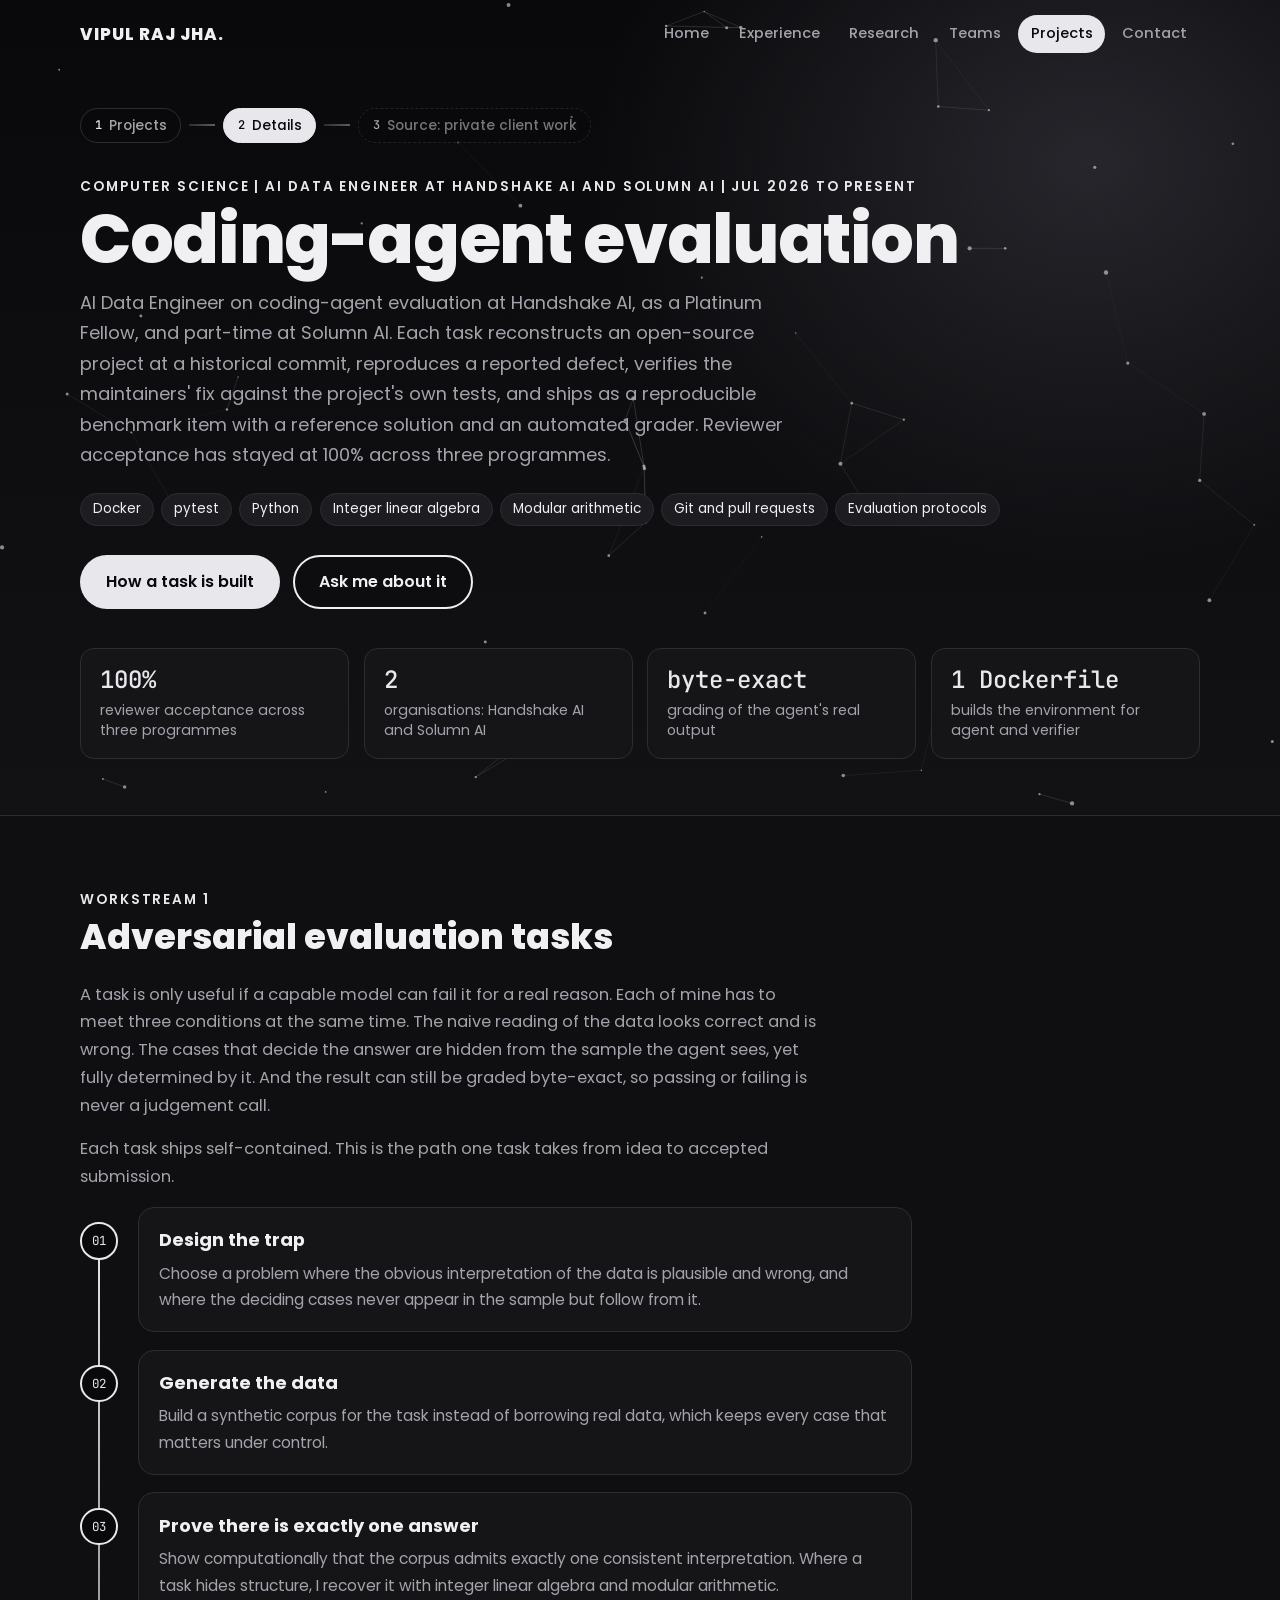
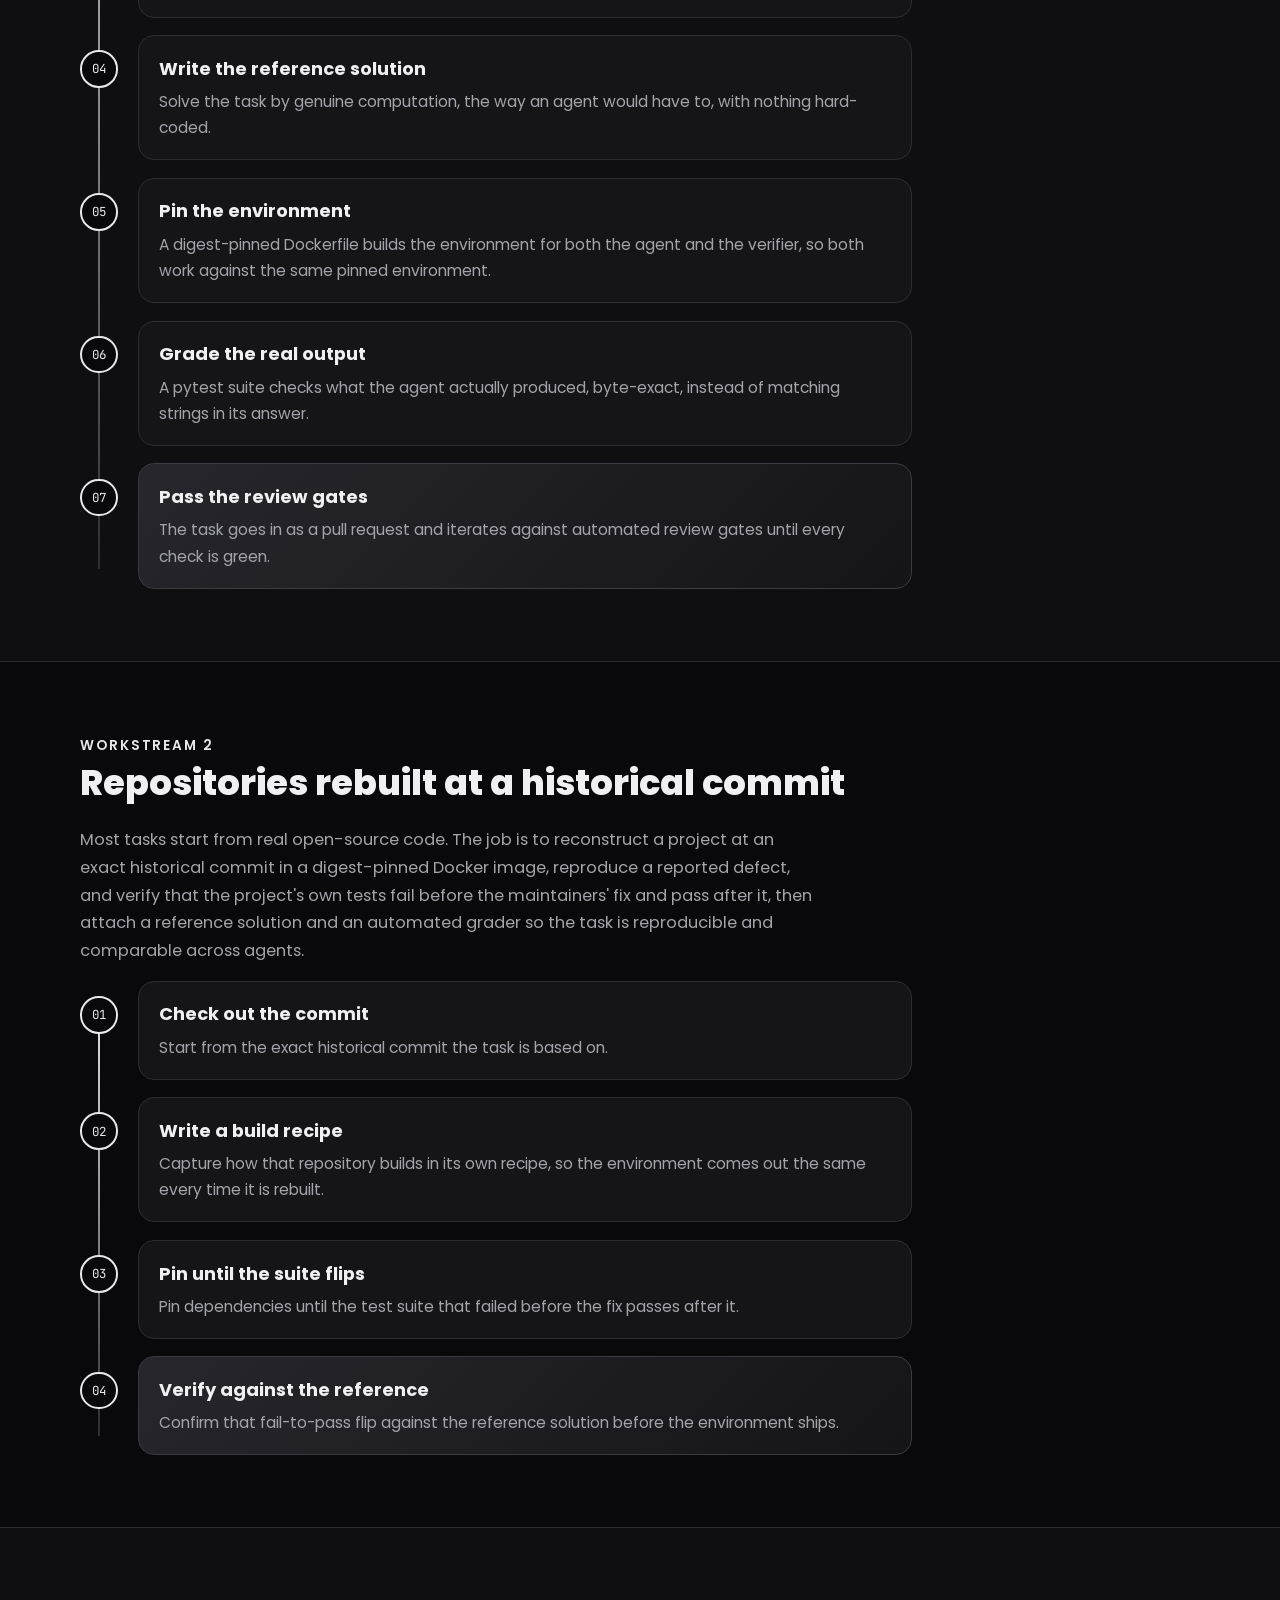
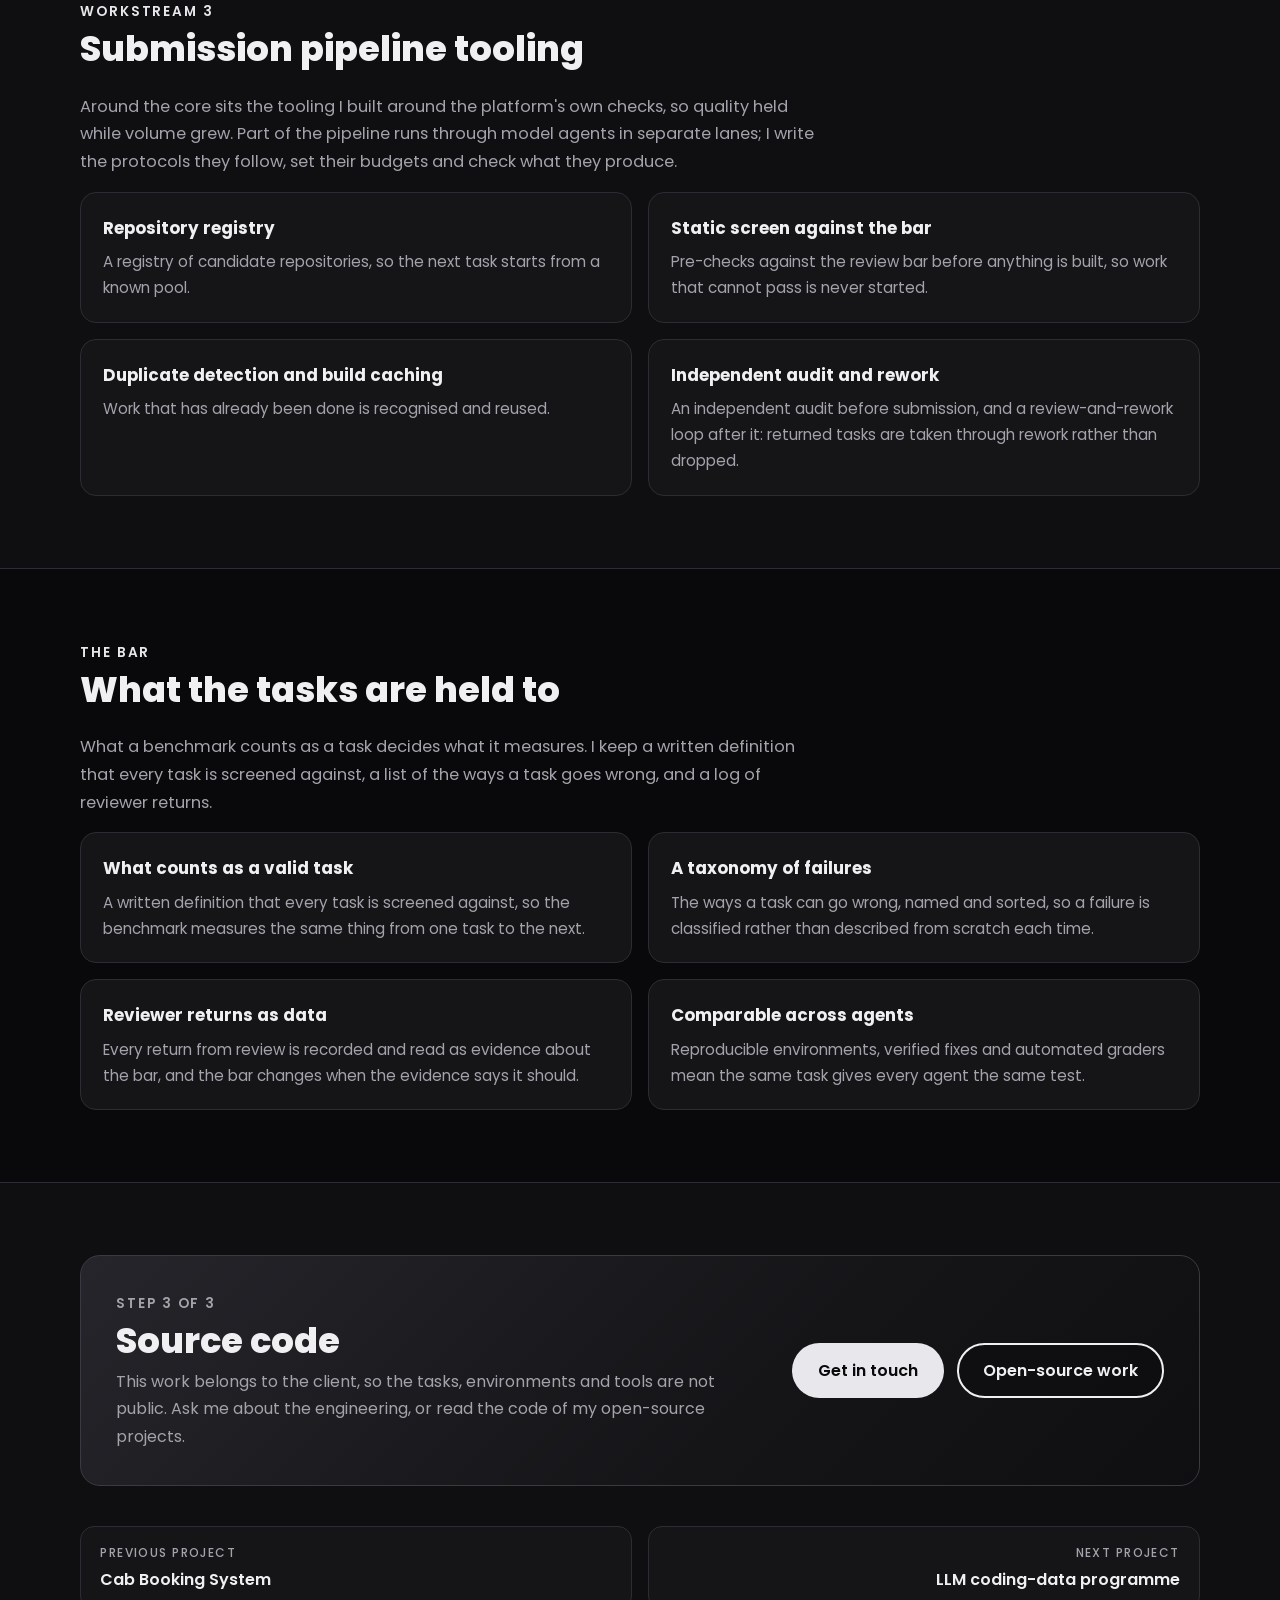
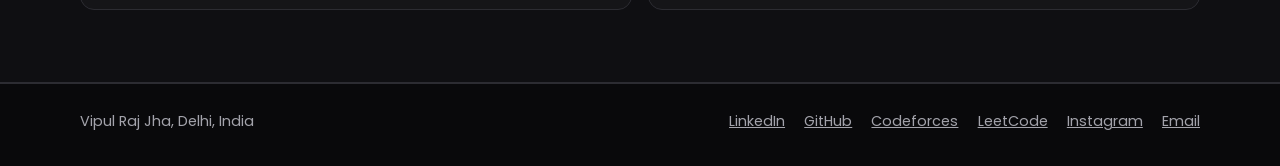
<file: projects/agent-evaluation.html>
<!doctype html>
<html lang="en">
<head>
<meta charset="utf-8">
<meta name="viewport" content="width=device-width, initial-scale=1, viewport-fit=cover">
<title>Coding-agent evaluation | Vipul Raj Jha</title>
<meta name="description" content="How Vipul Raj Jha builds evaluation data for AI coding agents at Handshake AI and Solumn AI: reproducible tasks, verified fixes, graders, and the checks behind the bar.">
<meta name="theme-color" content="#09090b">
<meta property="og:title" content="Coding-agent evaluation | Vipul Raj Jha">
<meta property="og:description" content="How Vipul Raj Jha builds evaluation data for AI coding agents at Handshake AI and Solumn AI: reproducible tasks, verified fixes, graders, and the checks behind the bar.">
<meta property="og:image" content="https://vipul21435.github.io/profile.jpg">
<meta property="og:url" content="https://vipul21435.github.io/projects/agent-evaluation.html">
<link rel="preconnect" href="https://fonts.googleapis.com">
<link rel="preconnect" href="https://fonts.gstatic.com" crossorigin>
<link rel="stylesheet" href="https://fonts.googleapis.com/css2?family=JetBrains+Mono:wght@400;500&amp;family=Poppins:wght@400;500;600;700;800&amp;display=swap">
<link rel="stylesheet" href="../assets/style.css">
</head>
<body>
<a class="skip" href="#main">Skip to content</a>

<header class="bar" id="bar">
  <div class="wrap">
    <a class="logo" href="../index.html">VIPUL RAJ JHA<span>.</span></a>
    <button class="menu-btn" id="menuBtn" type="button" aria-expanded="false" aria-controls="nav">Menu</button>
    <nav aria-label="Site">
      <ul class="nav" id="nav">
        <li><a href="../index.html">Home</a></li>
        <li><a href="../index.html#experience">Experience</a></li>
        <li><a href="../index.html#research">Research</a></li>
        <li><a href="../index.html#teams">Teams</a></li>
        <li><a href="../index.html#projects" aria-current="true">Projects</a></li>
        <li><a href="../index.html#contact">Contact</a></li>
      </ul>
    </nav>
  </div>
</header>

<main id="main">

  <section class="d-hero" aria-labelledby="title">
    <canvas data-particles="60" aria-hidden="true"></canvas>
    <div class="wrap">
      <ol class="flow" aria-label="Where you are">
        <li><a href="../index.html#projects"><span class="num">1</span> Projects</a></li>
        <li><span class="step" aria-current="step"><span class="num">2</span> Details</span></li>
        <li><span class="step off"><span class="num">3</span> Source: private client work</span></li>
      </ol>
      <p class="eyebrow">Computer science | AI Data Engineer at Handshake AI and Solumn AI | Jul 2026 to present</p>
      <h1 id="title">Coding-agent evaluation</h1>
      <p class="lede">AI Data Engineer on coding-agent evaluation at Handshake AI, as a Platinum Fellow, and part-time at Solumn AI. Each task reconstructs an open-source project at a historical commit, reproduces a reported defect, verifies the maintainers' fix against the project's own tests, and ships as a reproducible benchmark item with a reference solution and an automated grader. Reviewer acceptance has stayed at 100% across three programmes.</p>
      <ul class="chips"><li>Docker</li><li>pytest</li><li>Python</li><li>Integer linear algebra</li><li>Modular arithmetic</li><li>Git and pull requests</li><li>Evaluation protocols</li></ul>
      <div class="cta">
        <a class="btn btn-gold" href="#tasks">How a task is built</a>
        <a class="btn btn-ghost" href="../index.html#contact">Ask me about it</a>
      </div>
      <dl class="d-figs">
        <div class="tile"><dt>100%</dt><dd>reviewer acceptance across three programmes</dd></div>
        <div class="tile"><dt>2</dt><dd>organisations: Handshake AI and Solumn AI</dd></div>
        <div class="tile"><dt>byte-exact</dt><dd>grading of the agent's real output</dd></div>
        <div class="tile"><dt>1 Dockerfile</dt><dd>builds the environment for agent and verifier</dd></div>
      </dl>
    </div>
  </section>

  <section class="d-sec" id="tasks" aria-labelledby="tasks-h">
    <div class="wrap">
      <p class="eyebrow">Workstream 1</p>
      <h2 id="tasks-h">Adversarial evaluation tasks</h2>
      <div class="prose">
        <p>A task is only useful if a capable model can fail it for a real reason. Each of mine has to meet three conditions at the same time. The naive reading of the data looks correct and is wrong. The cases that decide the answer are hidden from the sample the agent sees, yet fully determined by it. And the result can still be graded byte-exact, so passing or failing is never a judgement call.</p>
        <p>Each task ships self-contained. This is the path one task takes from idea to accepted submission.</p>
      </div>
      <ol class="stages">
        <li class="stage"><div class="stage-card"><h3>Design the trap</h3><p>Choose a problem where the obvious interpretation of the data is plausible and wrong, and where the deciding cases never appear in the sample but follow from it.</p></div></li>
        <li class="stage"><div class="stage-card"><h3>Generate the data</h3><p>Build a synthetic corpus for the task instead of borrowing real data, which keeps every case that matters under control.</p></div></li>
        <li class="stage"><div class="stage-card"><h3>Prove there is exactly one answer</h3><p>Show computationally that the corpus admits exactly one consistent interpretation. Where a task hides structure, I recover it with integer linear algebra and modular arithmetic.</p></div></li>
        <li class="stage"><div class="stage-card"><h3>Write the reference solution</h3><p>Solve the task by genuine computation, the way an agent would have to, with nothing hard-coded.</p></div></li>
        <li class="stage"><div class="stage-card"><h3>Pin the environment</h3><p>A digest-pinned Dockerfile builds the environment for both the agent and the verifier, so both work against the same pinned environment.</p></div></li>
        <li class="stage"><div class="stage-card"><h3>Grade the real output</h3><p>A pytest suite checks what the agent actually produced, byte-exact, instead of matching strings in its answer.</p></div></li>
        <li class="stage final"><div class="stage-card"><h3>Pass the review gates</h3><p>The task goes in as a pull request and iterates against automated review gates until every check is green.</p></div></li>
      </ol>
    </div>
  </section>

  <section class="d-sec" id="environments" aria-labelledby="env-h">
    <div class="wrap">
      <p class="eyebrow">Workstream 2</p>
      <h2 id="env-h">Repositories rebuilt at a historical commit</h2>
      <div class="prose">
        <p>Most tasks start from real open-source code. The job is to reconstruct a project at an exact historical commit in a digest-pinned Docker image, reproduce a reported defect, and verify that the project's own tests fail before the maintainers' fix and pass after it, then attach a reference solution and an automated grader so the task is reproducible and comparable across agents.</p>
      </div>
      <ol class="stages">
        <li class="stage"><div class="stage-card"><h3>Check out the commit</h3><p>Start from the exact historical commit the task is based on.</p></div></li>
        <li class="stage"><div class="stage-card"><h3>Write a build recipe</h3><p>Capture how that repository builds in its own recipe, so the environment comes out the same every time it is rebuilt.</p></div></li>
        <li class="stage"><div class="stage-card"><h3>Pin until the suite flips</h3><p>Pin dependencies until the test suite that failed before the fix passes after it.</p></div></li>
        <li class="stage final"><div class="stage-card"><h3>Verify against the reference</h3><p>Confirm that fail-to-pass flip against the reference solution before the environment ships.</p></div></li>
      </ol>
    </div>
  </section>

  <section class="d-sec" id="tooling" aria-labelledby="tool-h">
    <div class="wrap">
      <p class="eyebrow">Workstream 3</p>
      <h2 id="tool-h">Submission pipeline tooling</h2>
      <div class="prose">
        <p>Around the core sits the tooling I built around the platform's own checks, so quality held while volume grew. Part of the pipeline runs through model agents in separate lanes; I write the protocols they follow, set their budgets and check what they produce.</p>
      </div>
      <div class="decisions">
        <div class="decision"><h3>Repository registry</h3><p>A registry of candidate repositories, so the next task starts from a known pool.</p></div>
        <div class="decision"><h3>Static screen against the bar</h3><p>Pre-checks against the review bar before anything is built, so work that cannot pass is never started.</p></div>
        <div class="decision"><h3>Duplicate detection and build caching</h3><p>Work that has already been done is recognised and reused.</p></div>
        <div class="decision"><h3>Independent audit and rework</h3><p>An independent audit before submission, and a review-and-rework loop after it: returned tasks are taken through rework rather than dropped.</p></div>
      </div>
    </div>
  </section>

  <section class="d-sec" id="research" aria-labelledby="research-h">
    <div class="wrap">
      <p class="eyebrow">The bar</p>
      <h2 id="research-h">What the tasks are held to</h2>
      <div class="prose">
        <p>What a benchmark counts as a task decides what it measures. I keep a written definition that every task is screened against, a list of the ways a task goes wrong, and a log of reviewer returns.</p>
      </div>
      <div class="decisions">
        <div class="decision"><h3>What counts as a valid task</h3><p>A written definition that every task is screened against, so the benchmark measures the same thing from one task to the next.</p></div>
        <div class="decision"><h3>A taxonomy of failures</h3><p>The ways a task can go wrong, named and sorted, so a failure is classified rather than described from scratch each time.</p></div>
        <div class="decision"><h3>Reviewer returns as data</h3><p>Every return from review is recorded and read as evidence about the bar, and the bar changes when the evidence says it should.</p></div>
        <div class="decision"><h3>Comparable across agents</h3><p>Reproducible environments, verified fixes and automated graders mean the same task gives every agent the same test.</p></div>
      </div>
    </div>
  </section>

  <section class="d-sec" id="source" aria-labelledby="source-h">
    <div class="wrap">
      <div class="repo">
        <div>
          <p class="eyebrow">Step 3 of 3</p>
          <h2 id="source-h">Source code</h2>
          <p>This work belongs to the client, so the tasks, environments and tools are not public. Ask me about the engineering, or read the code of my open-source projects.</p>
        </div>
        <div class="cta">
          <a class="btn btn-gold" href="../index.html#contact">Get in touch</a>
          <a class="btn btn-ghost" href="research-harvest.html">Open-source work</a>
        </div>
      </div>
      <nav class="pager" aria-label="More projects">
        <a href="cab-booking.html"><span class="dir">Previous project</span>Cab Booking System</a>
        <a class="next" href="llm-data-programme.html"><span class="dir">Next project</span>LLM coding-data programme</a>
      </nav>
    </div>
  </section>

</main>

<footer>
  <div class="wrap">
    <span>Vipul Raj Jha, Delhi, India</span>
    <ul>
      <li><a href="https://www.linkedin.com/in/vipul-raj-jha-491b2023a/">LinkedIn</a></li>
      <li><a href="https://github.com/vipul21435">GitHub</a></li>
      <li><a href="https://codeforces.com/profile/Vipul21435">Codeforces</a></li>
      <li><a href="https://leetcode.com/u/vipul_raj_jha/">LeetCode</a></li>
      <li><a href="https://www.instagram.com/vxpuljha/">Instagram</a></li>
      <li><a href="mailto:vipul21435@iiitd.ac.in">Email</a></li>
    </ul>
  </div>
</footer>

<a class="to-top" id="toTop" href="#main" aria-label="Back to top" hidden>Top</a>

<script src="../assets/site.js"></script>
</body>
</html>
</file>
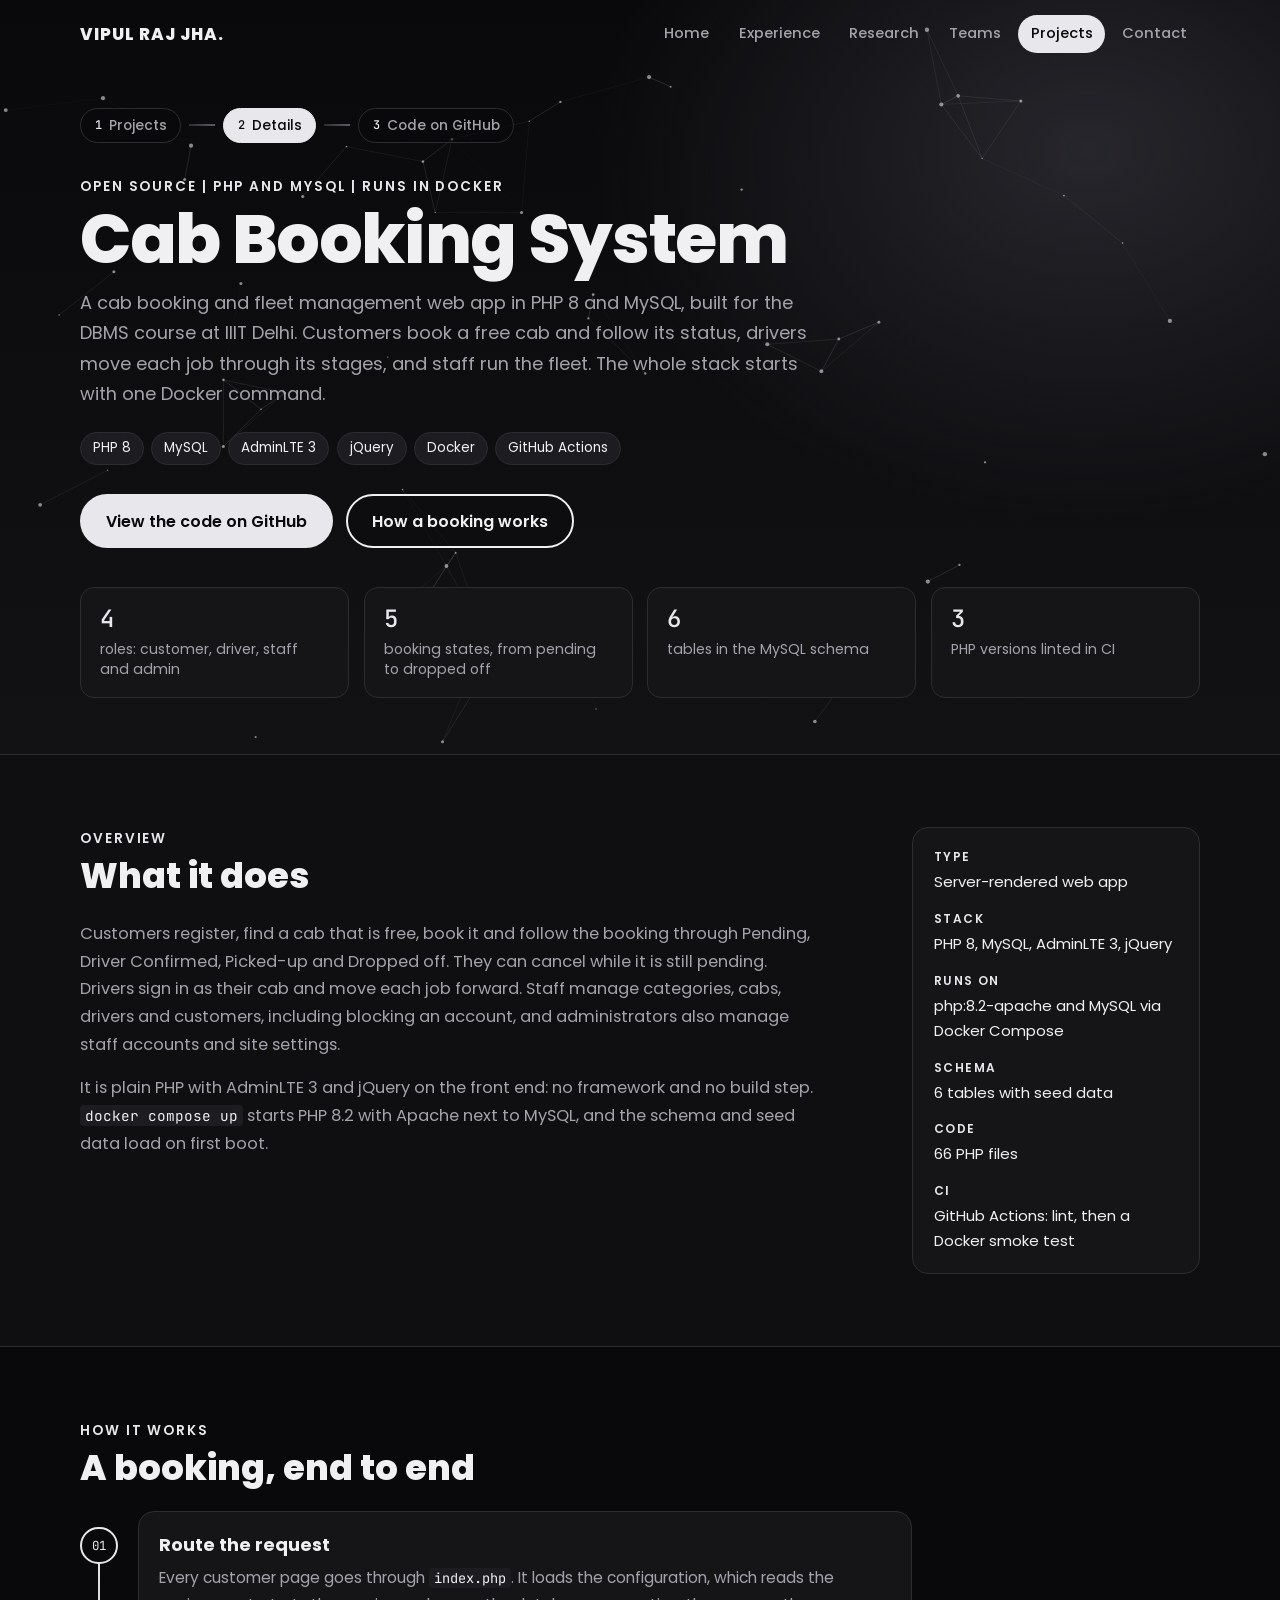
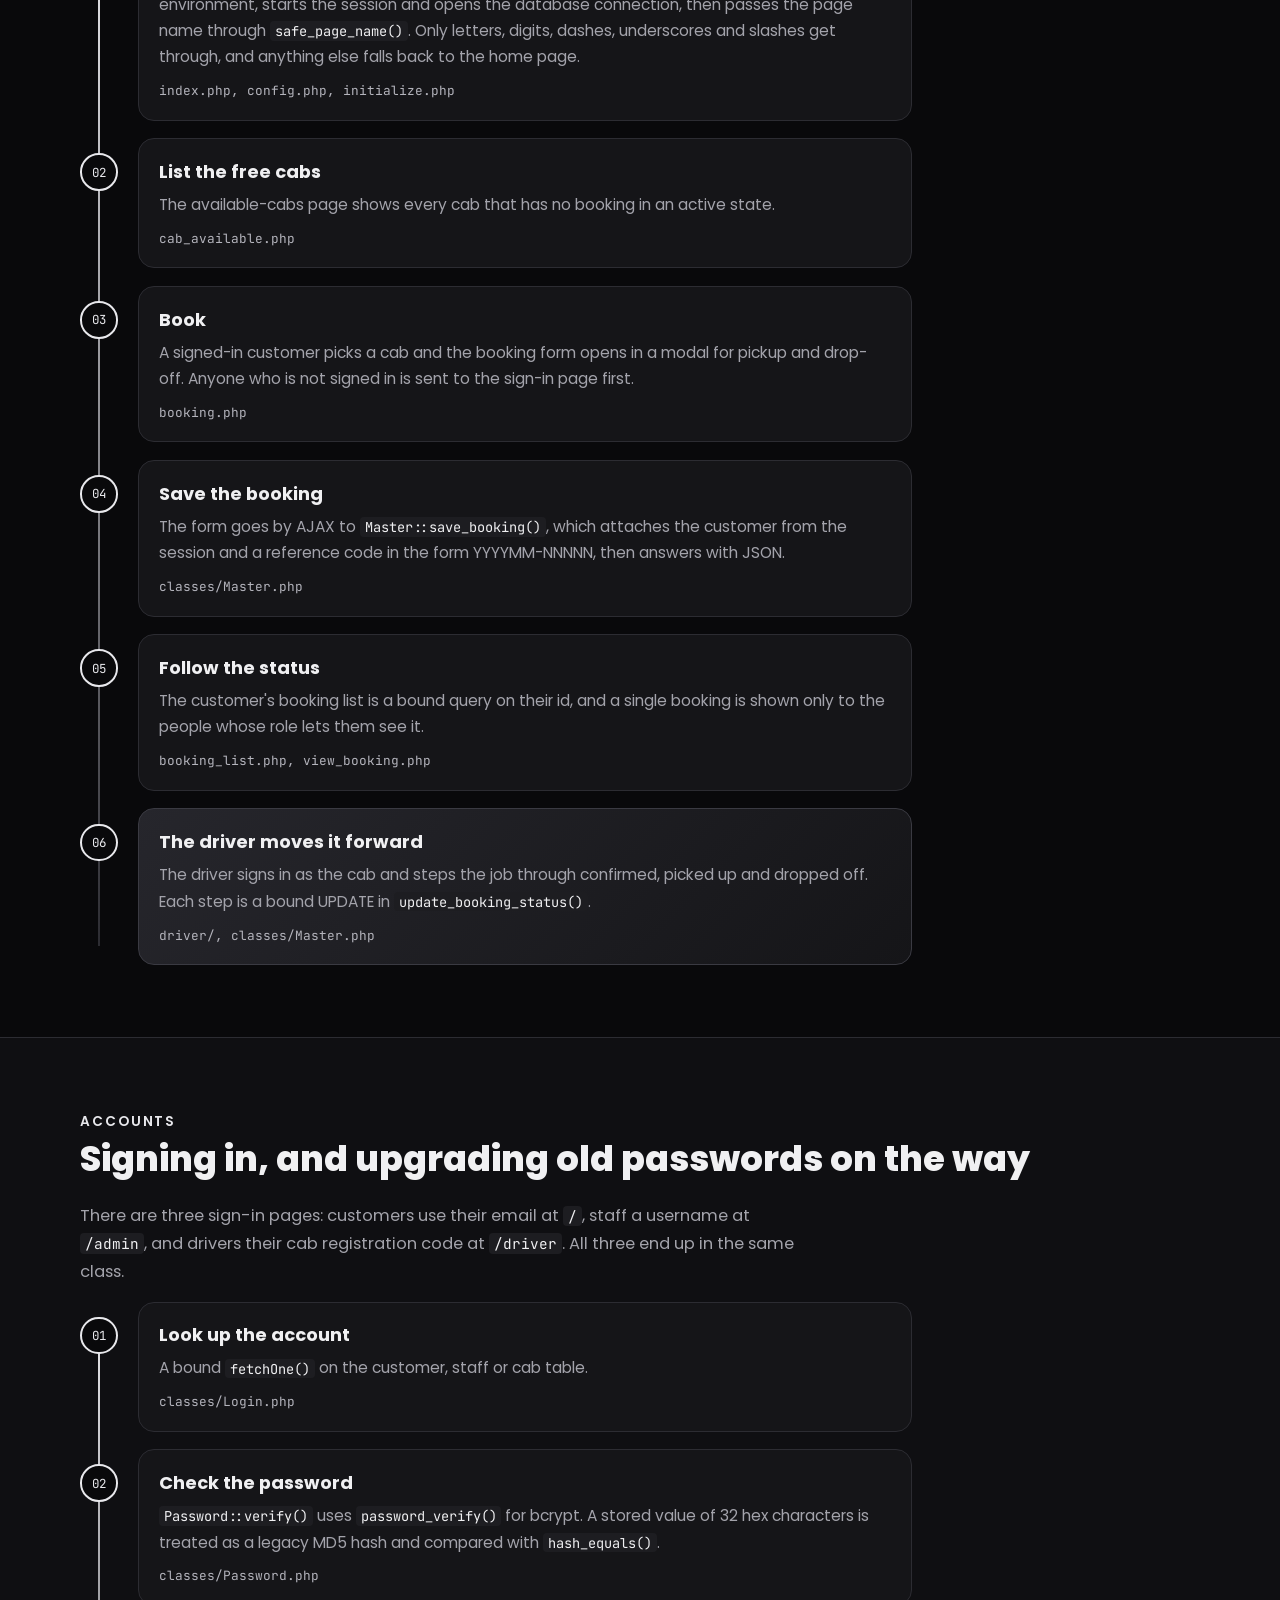
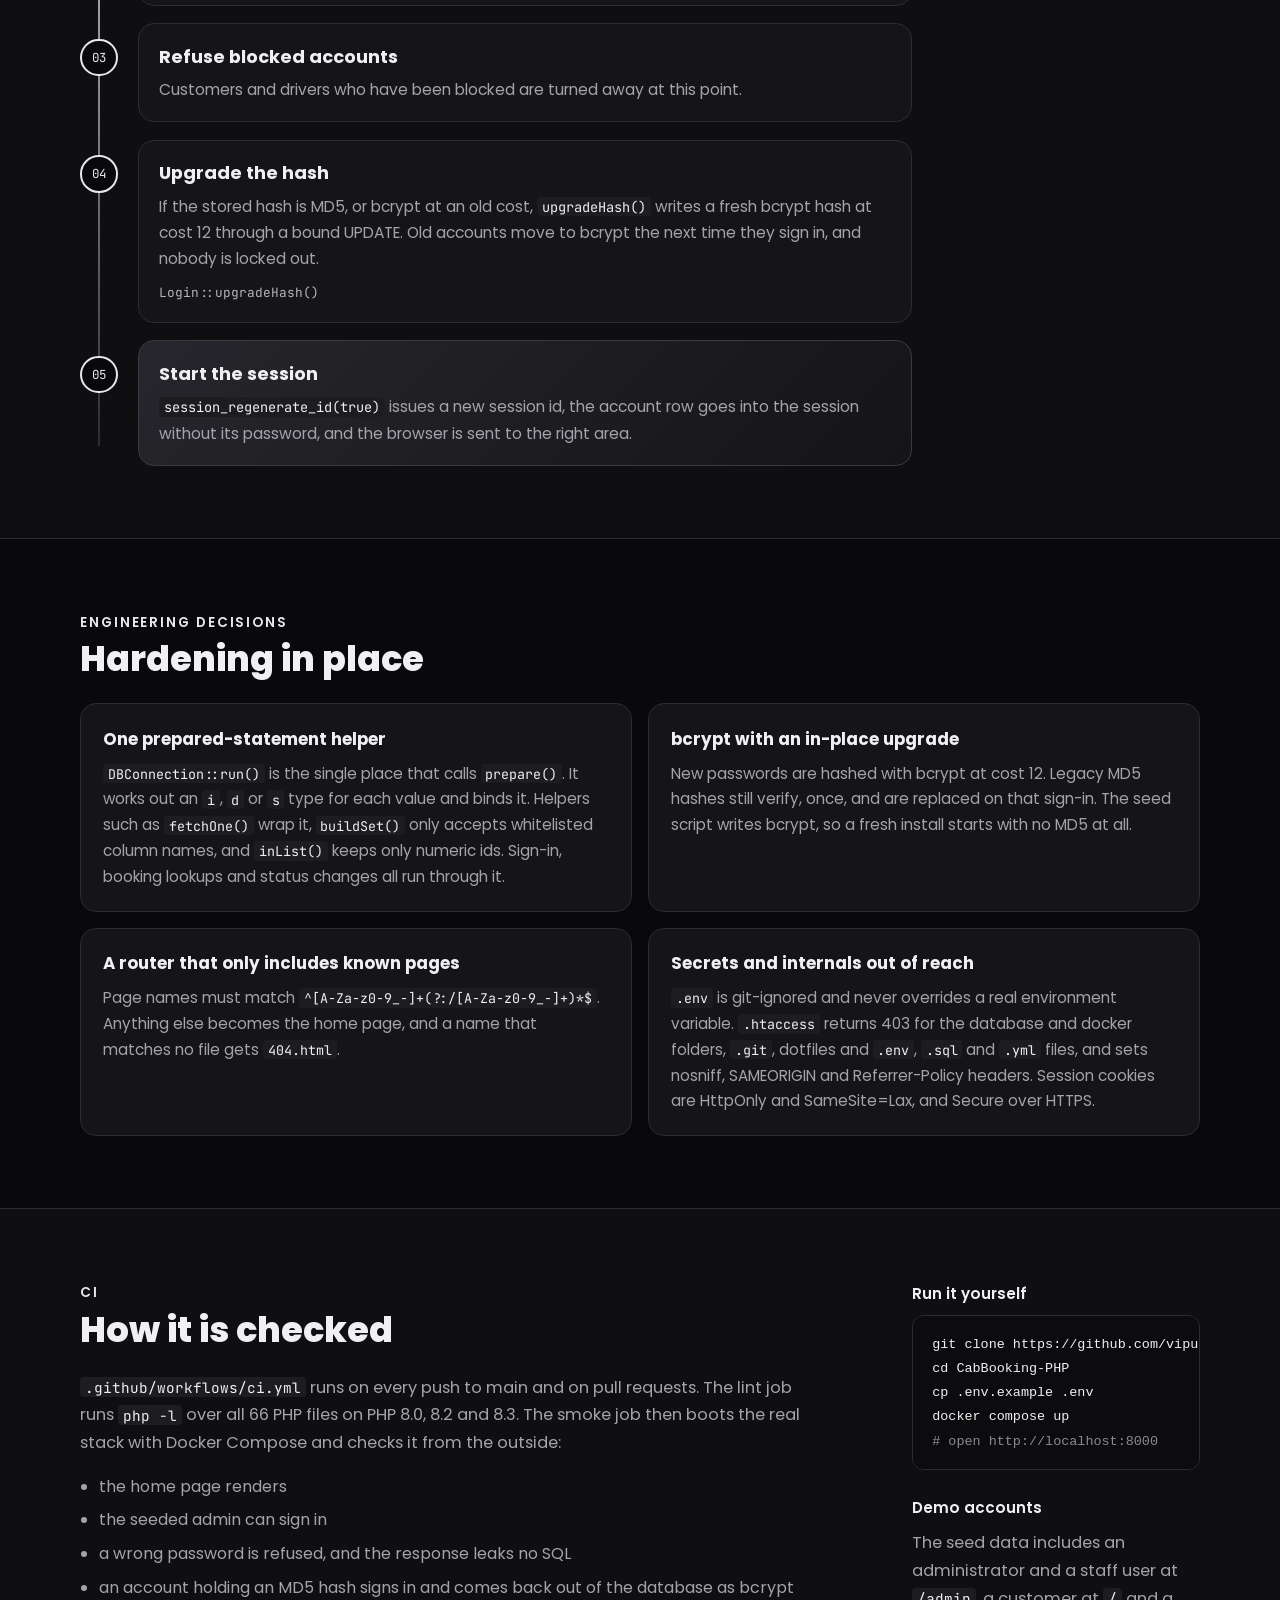
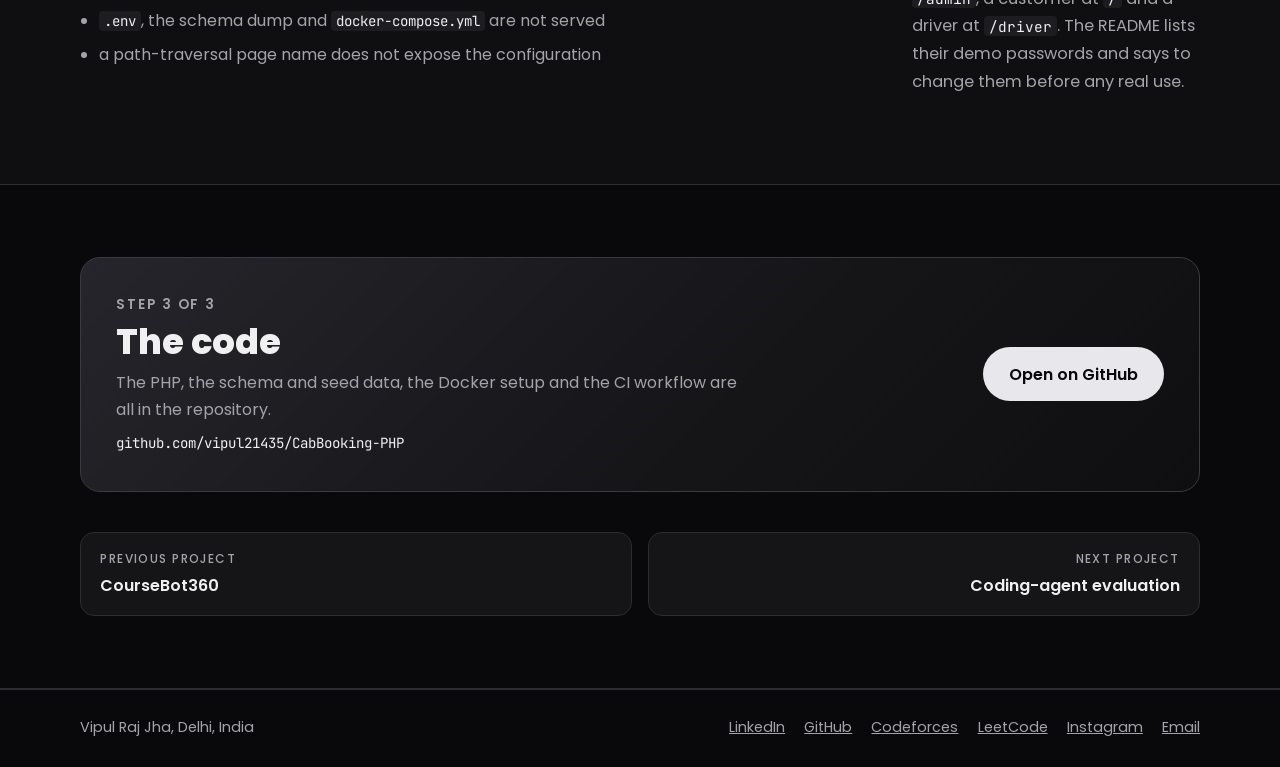
<file: projects/cab-booking.html>
<!doctype html>
<html lang="en">
<head>
<meta charset="utf-8">
<meta name="viewport" content="width=device-width, initial-scale=1, viewport-fit=cover">
<title>Cab Booking System | Vipul Raj Jha</title>
<meta name="description" content="Cab Booking System is fleet and booking management in PHP and MySQL with bound queries, bcrypt passwords and a Docker smoke test in CI.">
<meta name="theme-color" content="#09090b">
<meta property="og:title" content="Cab Booking System | Vipul Raj Jha">
<meta property="og:description" content="Cab Booking System is fleet and booking management in PHP and MySQL with bound queries, bcrypt passwords and a Docker smoke test in CI.">
<meta property="og:image" content="https://vipul21435.github.io/profile.jpg">
<meta property="og:url" content="https://vipul21435.github.io/projects/cab-booking.html">
<link rel="preconnect" href="https://fonts.googleapis.com">
<link rel="preconnect" href="https://fonts.gstatic.com" crossorigin>
<link rel="stylesheet" href="https://fonts.googleapis.com/css2?family=JetBrains+Mono:wght@400;500&amp;family=Poppins:wght@400;500;600;700;800&amp;display=swap">
<link rel="stylesheet" href="../assets/style.css">
</head>
<body>
<a class="skip" href="#main">Skip to content</a>

<header class="bar" id="bar">
  <div class="wrap">
    <a class="logo" href="../index.html">VIPUL RAJ JHA<span>.</span></a>
    <button class="menu-btn" id="menuBtn" type="button" aria-expanded="false" aria-controls="nav">Menu</button>
    <nav aria-label="Site">
      <ul class="nav" id="nav">
        <li><a href="../index.html">Home</a></li>
        <li><a href="../index.html#experience">Experience</a></li>
        <li><a href="../index.html#research">Research</a></li>
        <li><a href="../index.html#teams">Teams</a></li>
        <li><a href="../index.html#projects" aria-current="true">Projects</a></li>
        <li><a href="../index.html#contact">Contact</a></li>
      </ul>
    </nav>
  </div>
</header>

<main id="main">

  <section class="d-hero" aria-labelledby="title">
    <canvas data-particles="60" aria-hidden="true"></canvas>
    <div class="wrap">
      <ol class="flow" aria-label="Where you are">
        <li><a href="../index.html#projects"><span class="num">1</span> Projects</a></li>
        <li><span class="step" aria-current="step"><span class="num">2</span> Details</span></li>
        <li><a href="https://github.com/vipul21435/CabBooking-PHP"><span class="num">3</span> Code on GitHub</a></li>
      </ol>
      <p class="eyebrow">Open source | PHP and MySQL | Runs in Docker</p>
      <h1 id="title">Cab Booking System</h1>
      <p class="lede">A cab booking and fleet management web app in PHP 8 and MySQL, built for the DBMS course at IIIT Delhi. Customers book a free cab and follow its status, drivers move each job through its stages, and staff run the fleet. The whole stack starts with one Docker command.</p>
      <ul class="chips"><li>PHP 8</li><li>MySQL</li><li>AdminLTE 3</li><li>jQuery</li><li>Docker</li><li>GitHub Actions</li></ul>
      <div class="cta">
        <a class="btn btn-gold" href="https://github.com/vipul21435/CabBooking-PHP">View the code on GitHub</a>
        <a class="btn btn-ghost" href="#flow">How a booking works</a>
      </div>
      <dl class="d-figs">
        <div class="tile"><dt>4</dt><dd>roles: customer, driver, staff and admin</dd></div>
        <div class="tile"><dt>5</dt><dd>booking states, from pending to dropped off</dd></div>
        <div class="tile"><dt>6</dt><dd>tables in the MySQL schema</dd></div>
        <div class="tile"><dt>3</dt><dd>PHP versions linted in CI</dd></div>
      </dl>
    </div>
  </section>

  <section class="d-sec" id="overview" aria-labelledby="overview-h">
    <div class="wrap d-cols">
      <div>
        <p class="eyebrow">Overview</p>
        <h2 id="overview-h">What it does</h2>
        <div class="prose">
          <p>Customers register, find a cab that is free, book it and follow the booking through Pending, Driver Confirmed, Picked-up and Dropped off. They can cancel while it is still pending. Drivers sign in as their cab and move each job forward. Staff manage categories, cabs, drivers and customers, including blocking an account, and administrators also manage staff accounts and site settings.</p>
          <p>It is plain PHP with AdminLTE 3 and jQuery on the front end: no framework and no build step. <code>docker compose up</code> starts PHP 8.2 with Apache next to MySQL, and the schema and seed data load on first boot.</p>
        </div>
      </div>
      <dl class="facts">
        <div><dt>Type</dt><dd>Server-rendered web app</dd></div>
        <div><dt>Stack</dt><dd>PHP 8, MySQL, AdminLTE 3, jQuery</dd></div>
        <div><dt>Runs on</dt><dd>php:8.2-apache and MySQL via Docker Compose</dd></div>
        <div><dt>Schema</dt><dd>6 tables with seed data</dd></div>
        <div><dt>Code</dt><dd>66 PHP files</dd></div>
        <div><dt>CI</dt><dd>GitHub Actions: lint, then a Docker smoke test</dd></div>
      </dl>
    </div>
  </section>

  <section class="d-sec" id="flow" aria-labelledby="flow-h">
    <div class="wrap">
      <p class="eyebrow">How it works</p>
      <h2 id="flow-h">A booking, end to end</h2>
      <ol class="stages">
        <li class="stage"><div class="stage-card"><h3>Route the request</h3><p>Every customer page goes through <code>index.php</code>. It loads the configuration, which reads the environment, starts the session and opens the database connection, then passes the page name through <code>safe_page_name()</code>. Only letters, digits, dashes, underscores and slashes get through, and anything else falls back to the home page.</p><p class="where">index.php, config.php, initialize.php</p></div></li>
        <li class="stage"><div class="stage-card"><h3>List the free cabs</h3><p>The available-cabs page shows every cab that has no booking in an active state.</p><p class="where">cab_available.php</p></div></li>
        <li class="stage"><div class="stage-card"><h3>Book</h3><p>A signed-in customer picks a cab and the booking form opens in a modal for pickup and drop-off. Anyone who is not signed in is sent to the sign-in page first.</p><p class="where">booking.php</p></div></li>
        <li class="stage"><div class="stage-card"><h3>Save the booking</h3><p>The form goes by AJAX to <code>Master::save_booking()</code>, which attaches the customer from the session and a reference code in the form YYYYMM-NNNNN, then answers with JSON.</p><p class="where">classes/Master.php</p></div></li>
        <li class="stage"><div class="stage-card"><h3>Follow the status</h3><p>The customer's booking list is a bound query on their id, and a single booking is shown only to the people whose role lets them see it.</p><p class="where">booking_list.php, view_booking.php</p></div></li>
        <li class="stage final"><div class="stage-card"><h3>The driver moves it forward</h3><p>The driver signs in as the cab and steps the job through confirmed, picked up and dropped off. Each step is a bound UPDATE in <code>update_booking_status()</code>.</p><p class="where">driver/, classes/Master.php</p></div></li>
      </ol>
    </div>
  </section>

  <section class="d-sec" id="signin" aria-labelledby="signin-h">
    <div class="wrap">
      <p class="eyebrow">Accounts</p>
      <h2 id="signin-h">Signing in, and upgrading old passwords on the way</h2>
      <div class="prose">
        <p>There are three sign-in pages: customers use their email at <code>/</code>, staff a username at <code>/admin</code>, and drivers their cab registration code at <code>/driver</code>. All three end up in the same class.</p>
      </div>
      <ol class="stages">
        <li class="stage"><div class="stage-card"><h3>Look up the account</h3><p>A bound <code>fetchOne()</code> on the customer, staff or cab table.</p><p class="where">classes/Login.php</p></div></li>
        <li class="stage"><div class="stage-card"><h3>Check the password</h3><p><code>Password::verify()</code> uses <code>password_verify()</code> for bcrypt. A stored value of 32 hex characters is treated as a legacy MD5 hash and compared with <code>hash_equals()</code>.</p><p class="where">classes/Password.php</p></div></li>
        <li class="stage"><div class="stage-card"><h3>Refuse blocked accounts</h3><p>Customers and drivers who have been blocked are turned away at this point.</p></div></li>
        <li class="stage"><div class="stage-card"><h3>Upgrade the hash</h3><p>If the stored hash is MD5, or bcrypt at an old cost, <code>upgradeHash()</code> writes a fresh bcrypt hash at cost 12 through a bound UPDATE. Old accounts move to bcrypt the next time they sign in, and nobody is locked out.</p><p class="where">Login::upgradeHash()</p></div></li>
        <li class="stage final"><div class="stage-card"><h3>Start the session</h3><p><code>session_regenerate_id(true)</code> issues a new session id, the account row goes into the session without its password, and the browser is sent to the right area.</p></div></li>
      </ol>
    </div>
  </section>

  <section class="d-sec" id="decisions" aria-labelledby="decisions-h">
    <div class="wrap">
      <p class="eyebrow">Engineering decisions</p>
      <h2 id="decisions-h">Hardening in place</h2>
      <div class="decisions">
        <div class="decision"><h3>One prepared-statement helper</h3><p><code>DBConnection::run()</code> is the single place that calls <code>prepare()</code>. It works out an <code>i</code>, <code>d</code> or <code>s</code> type for each value and binds it. Helpers such as <code>fetchOne()</code> wrap it, <code>buildSet()</code> only accepts whitelisted column names, and <code>inList()</code> keeps only numeric ids. Sign-in, booking lookups and status changes all run through it.</p></div>
        <div class="decision"><h3>bcrypt with an in-place upgrade</h3><p>New passwords are hashed with bcrypt at cost 12. Legacy MD5 hashes still verify, once, and are replaced on that sign-in. The seed script writes bcrypt, so a fresh install starts with no MD5 at all.</p></div>
        <div class="decision"><h3>A router that only includes known pages</h3><p>Page names must match <code>^[A-Za-z0-9_-]+(?:/[A-Za-z0-9_-]+)*$</code>. Anything else becomes the home page, and a name that matches no file gets <code>404.html</code>.</p></div>
        <div class="decision"><h3>Secrets and internals out of reach</h3><p><code>.env</code> is git-ignored and never overrides a real environment variable. <code>.htaccess</code> returns 403 for the database and docker folders, <code>.git</code>, dotfiles and <code>.env</code>, <code>.sql</code> and <code>.yml</code> files, and sets nosniff, SAMEORIGIN and Referrer-Policy headers. Session cookies are HttpOnly and SameSite=Lax, and Secure over HTTPS.</p></div>
      </div>
    </div>
  </section>

  <section class="d-sec" id="tests" aria-labelledby="tests-h">
    <div class="wrap d-cols">
      <div>
        <p class="eyebrow">CI</p>
        <h2 id="tests-h">How it is checked</h2>
        <div class="prose">
          <p><code>.github/workflows/ci.yml</code> runs on every push to main and on pull requests. The lint job runs <code>php -l</code> over all 66 PHP files on PHP 8.0, 8.2 and 8.3. The smoke job then boots the real stack with Docker Compose and checks it from the outside:</p>
          <ul>
            <li>the home page renders</li>
            <li>the seeded admin can sign in</li>
            <li>a wrong password is refused, and the response leaks no SQL</li>
            <li>an account holding an MD5 hash signs in and comes back out of the database as bcrypt</li>
            <li><code>.env</code>, the schema dump and <code>docker-compose.yml</code> are not served</li>
            <li>a path-traversal page name does not expose the configuration</li>
          </ul>
        </div>
      </div>
      <div>
        <p class="code-label">Run it yourself</p>
        <pre class="code" tabindex="0"><code>git clone https://github.com/vipul21435/CabBooking-PHP.git
cd CabBooking-PHP
cp .env.example .env
docker compose up
<span class="c"># open http://localhost:8000</span></code></pre>
        <p class="code-label">Demo accounts</p>
        <div class="prose"><p>The seed data includes an administrator and a staff user at <code>/admin</code>, a customer at <code>/</code> and a driver at <code>/driver</code>. The README lists their demo passwords and says to change them before any real use.</p></div>
      </div>
    </div>
  </section>

  <section class="d-sec" id="source" aria-labelledby="source-h">
    <div class="wrap">
      <div class="repo">
        <div>
          <p class="eyebrow">Step 3 of 3</p>
          <h2 id="source-h">The code</h2>
          <p>The PHP, the schema and seed data, the Docker setup and the CI workflow are all in the repository.</p>
          <p class="path">github.com/vipul21435/CabBooking-PHP</p>
        </div>
        <div class="cta">
          <a class="btn btn-gold" href="https://github.com/vipul21435/CabBooking-PHP">Open on GitHub</a>
        </div>
      </div>
      <nav class="pager" aria-label="More projects">
        <a href="coursebot360.html"><span class="dir">Previous project</span>CourseBot360</a>
        <a class="next" href="agent-evaluation.html"><span class="dir">Next project</span>Coding-agent evaluation</a>
      </nav>
    </div>
  </section>

</main>

<footer>
  <div class="wrap">
    <span>Vipul Raj Jha, Delhi, India</span>
    <ul>
      <li><a href="https://www.linkedin.com/in/vipul-raj-jha-491b2023a/">LinkedIn</a></li>
      <li><a href="https://github.com/vipul21435">GitHub</a></li>
      <li><a href="https://codeforces.com/profile/Vipul21435">Codeforces</a></li>
      <li><a href="https://leetcode.com/u/vipul_raj_jha/">LeetCode</a></li>
      <li><a href="https://www.instagram.com/vxpuljha/">Instagram</a></li>
      <li><a href="mailto:vipul21435@iiitd.ac.in">Email</a></li>
    </ul>
  </div>
</footer>

<a class="to-top" id="toTop" href="#main" aria-label="Back to top" hidden>Top</a>

<script src="../assets/site.js"></script>
</body>
</html>
</file>
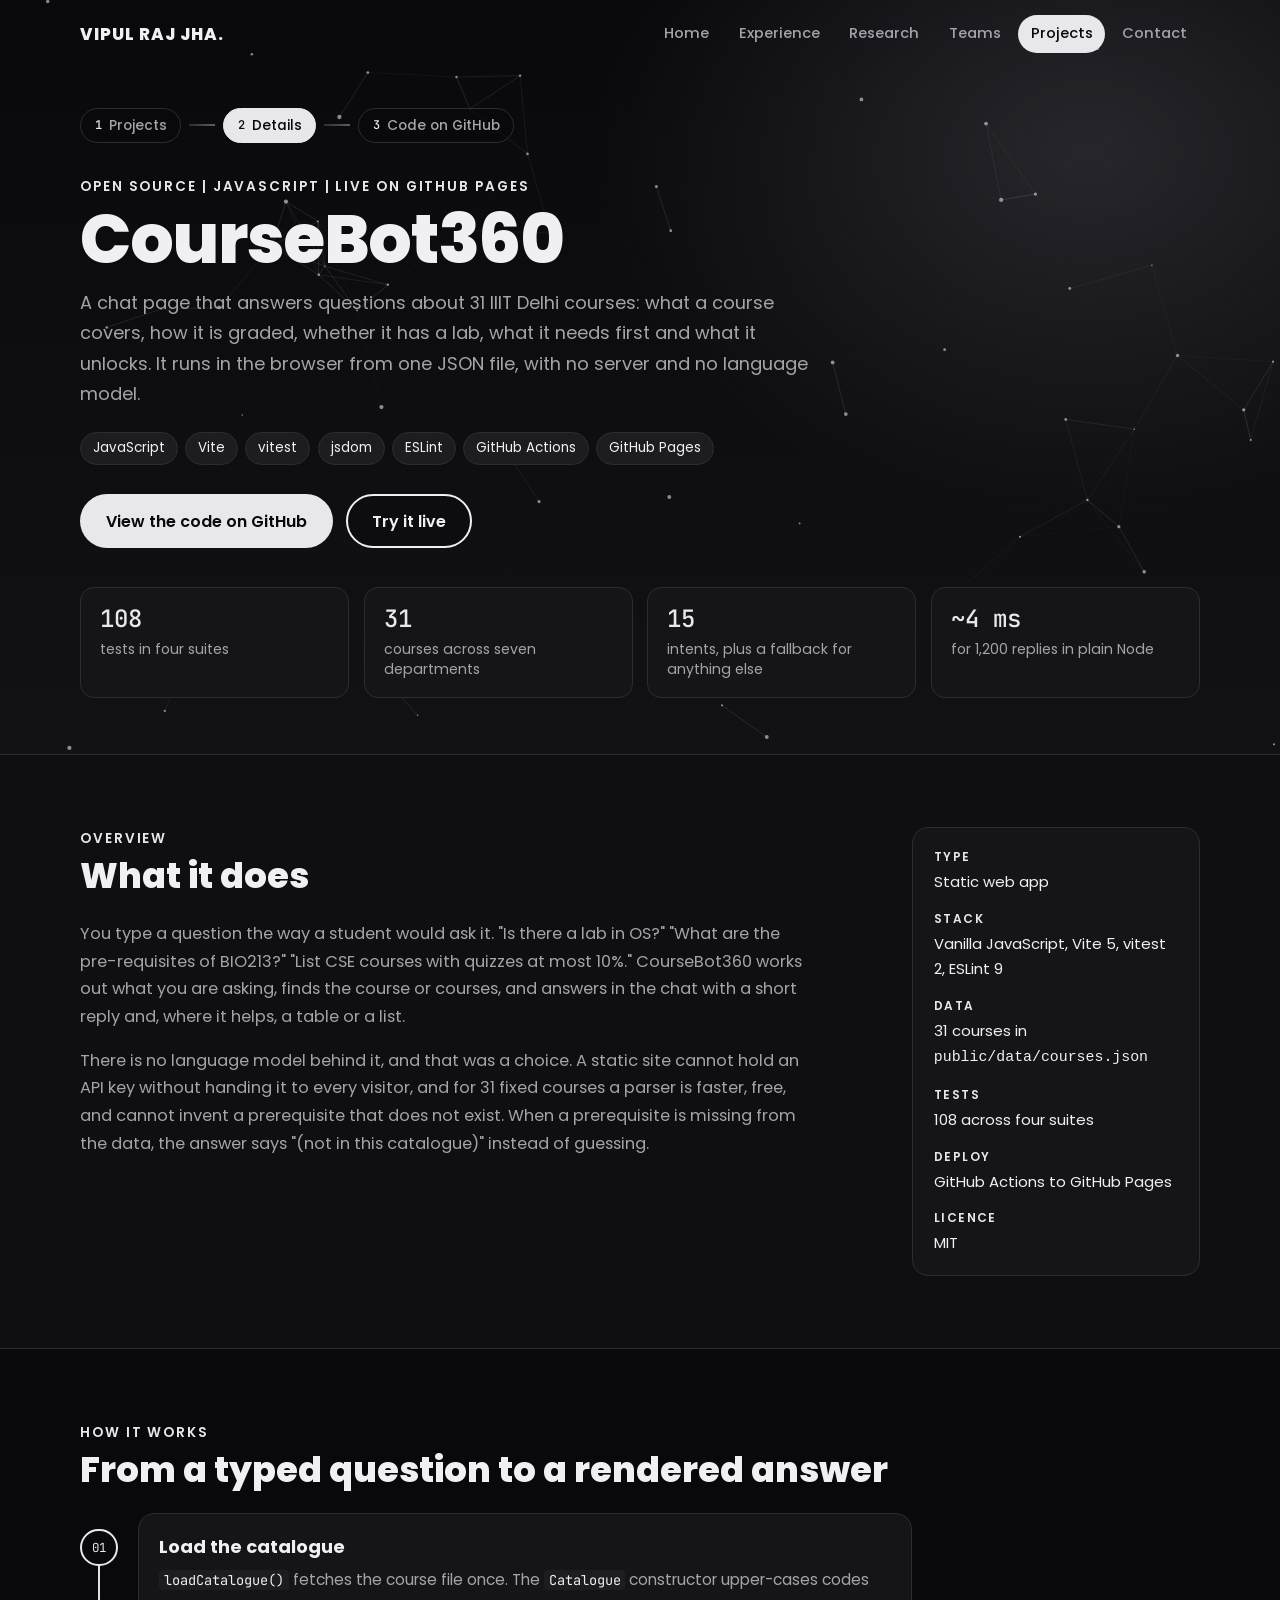
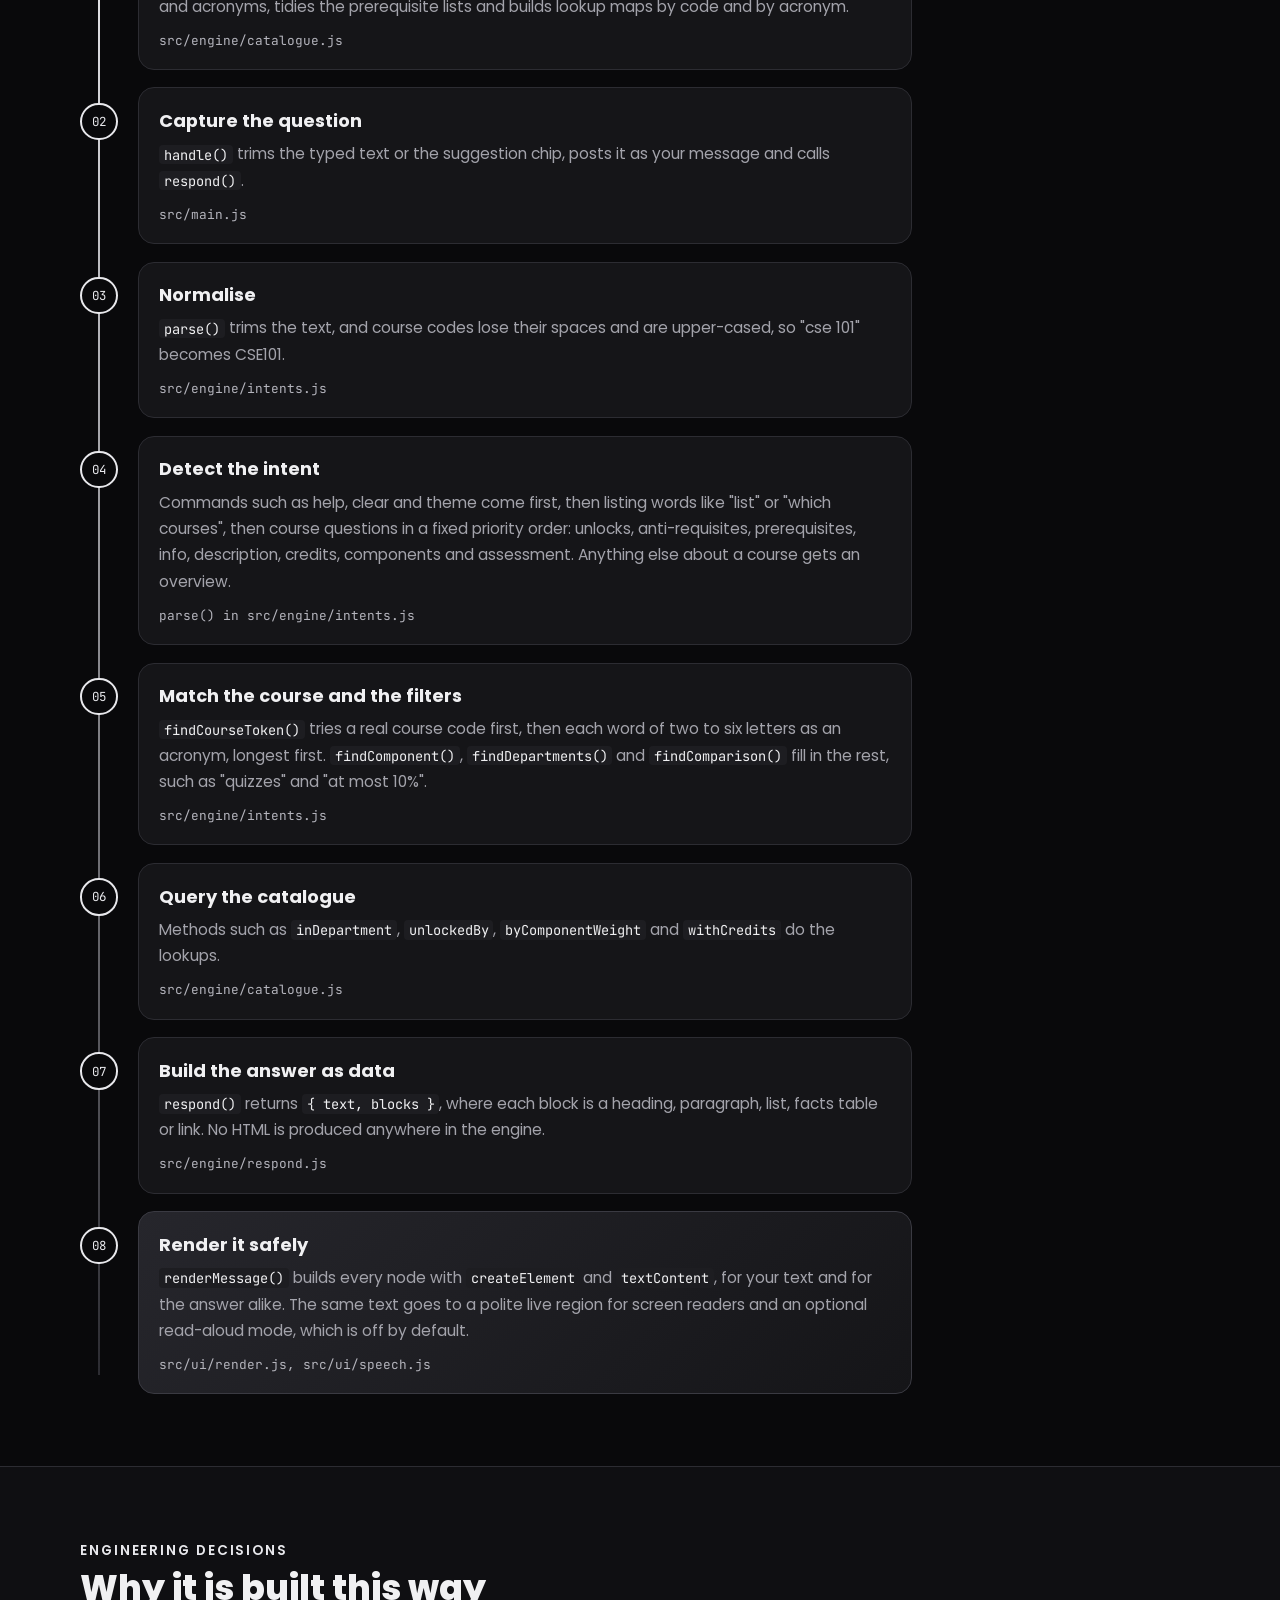
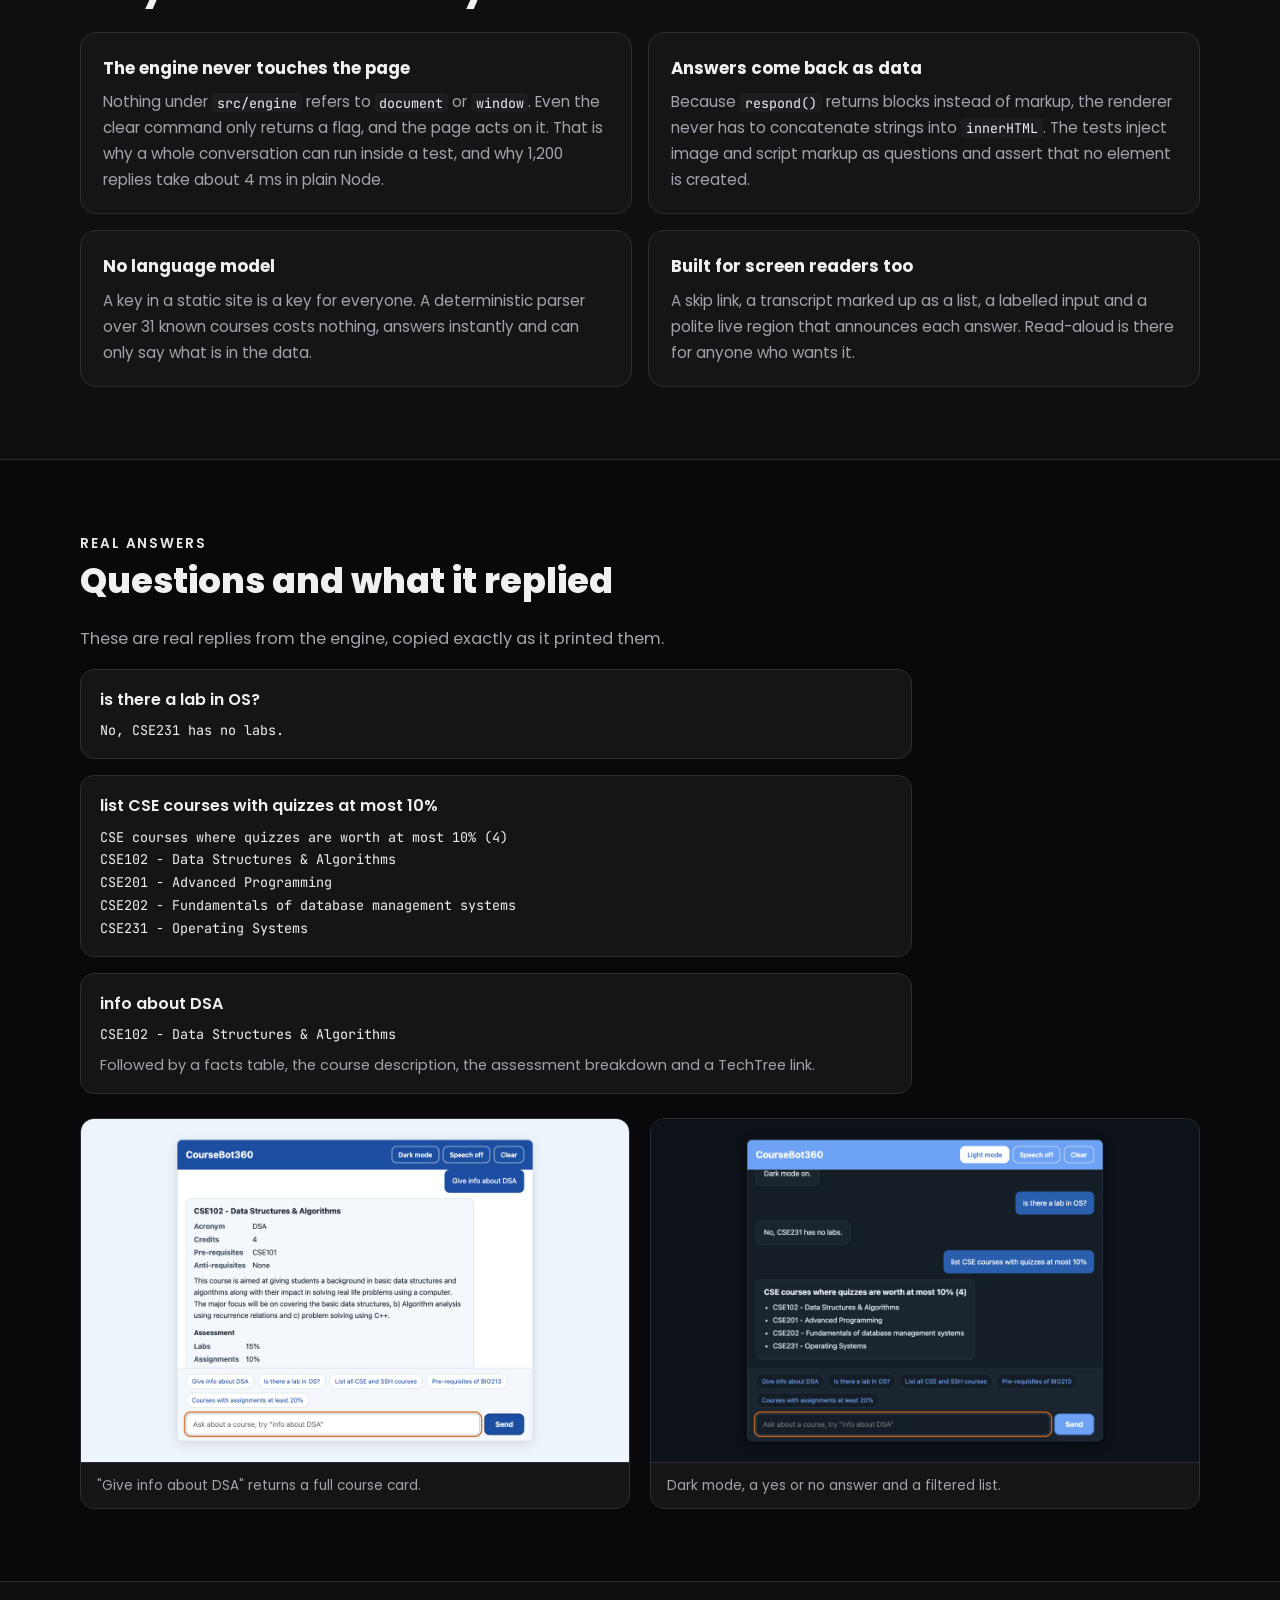
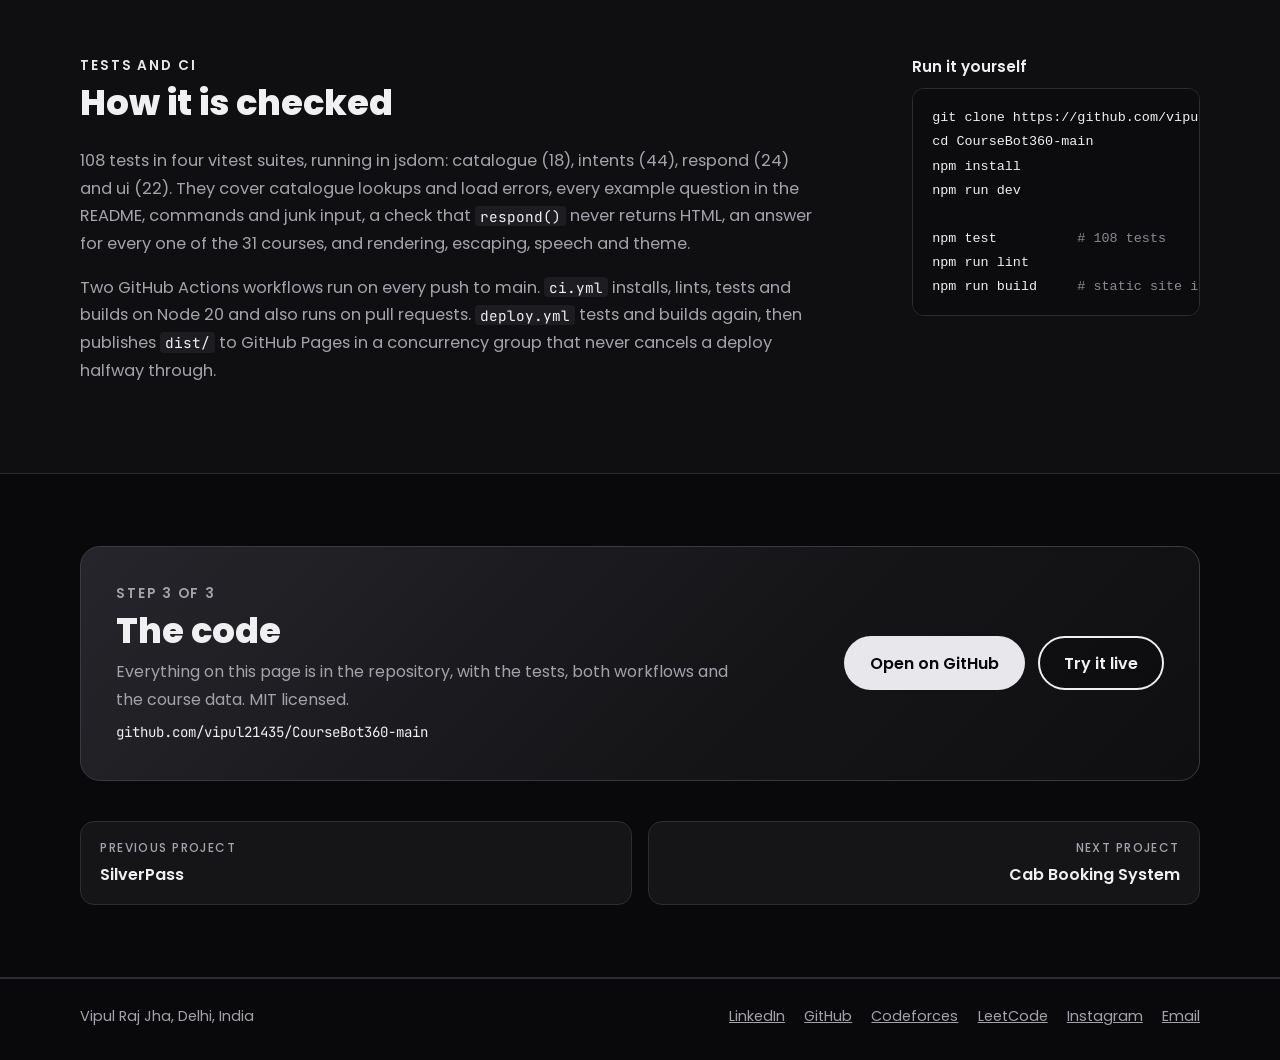
<file: projects/coursebot360.html>
<!doctype html>
<html lang="en">
<head>
<meta charset="utf-8">
<meta name="viewport" content="width=device-width, initial-scale=1, viewport-fit=cover">
<title>CourseBot360 | Vipul Raj Jha</title>
<meta name="description" content="CourseBot360 answers questions about university courses with a deterministic intent engine that runs entirely in the browser.">
<meta name="theme-color" content="#09090b">
<meta property="og:title" content="CourseBot360 | Vipul Raj Jha">
<meta property="og:description" content="CourseBot360 answers questions about university courses with a deterministic intent engine that runs entirely in the browser.">
<meta property="og:image" content="https://vipul21435.github.io/profile.jpg">
<meta property="og:url" content="https://vipul21435.github.io/projects/coursebot360.html">
<link rel="preconnect" href="https://fonts.googleapis.com">
<link rel="preconnect" href="https://fonts.gstatic.com" crossorigin>
<link rel="stylesheet" href="https://fonts.googleapis.com/css2?family=JetBrains+Mono:wght@400;500&amp;family=Poppins:wght@400;500;600;700;800&amp;display=swap">
<link rel="stylesheet" href="../assets/style.css">
</head>
<body>
<a class="skip" href="#main">Skip to content</a>

<header class="bar" id="bar">
  <div class="wrap">
    <a class="logo" href="../index.html">VIPUL RAJ JHA<span>.</span></a>
    <button class="menu-btn" id="menuBtn" type="button" aria-expanded="false" aria-controls="nav">Menu</button>
    <nav aria-label="Site">
      <ul class="nav" id="nav">
        <li><a href="../index.html">Home</a></li>
        <li><a href="../index.html#experience">Experience</a></li>
        <li><a href="../index.html#research">Research</a></li>
        <li><a href="../index.html#teams">Teams</a></li>
        <li><a href="../index.html#projects" aria-current="true">Projects</a></li>
        <li><a href="../index.html#contact">Contact</a></li>
      </ul>
    </nav>
  </div>
</header>

<main id="main">

  <section class="d-hero" aria-labelledby="title">
    <canvas data-particles="60" aria-hidden="true"></canvas>
    <div class="wrap">
      <ol class="flow" aria-label="Where you are">
        <li><a href="../index.html#projects"><span class="num">1</span> Projects</a></li>
        <li><span class="step" aria-current="step"><span class="num">2</span> Details</span></li>
        <li><a href="https://github.com/vipul21435/CourseBot360-main"><span class="num">3</span> Code on GitHub</a></li>
      </ol>
      <p class="eyebrow">Open source | JavaScript | Live on GitHub Pages</p>
      <h1 id="title">CourseBot360</h1>
      <p class="lede">A chat page that answers questions about 31 IIIT Delhi courses: what a course covers, how it is graded, whether it has a lab, what it needs first and what it unlocks. It runs in the browser from one JSON file, with no server and no language model.</p>
      <ul class="chips"><li>JavaScript</li><li>Vite</li><li>vitest</li><li>jsdom</li><li>ESLint</li><li>GitHub Actions</li><li>GitHub Pages</li></ul>
      <div class="cta">
        <a class="btn btn-gold" href="https://github.com/vipul21435/CourseBot360-main">View the code on GitHub</a>
        <a class="btn btn-ghost" href="https://vipul21435.github.io/CourseBot360-main/">Try it live</a>
      </div>
      <dl class="d-figs">
        <div class="tile"><dt>108</dt><dd>tests in four suites</dd></div>
        <div class="tile"><dt>31</dt><dd>courses across seven departments</dd></div>
        <div class="tile"><dt>15</dt><dd>intents, plus a fallback for anything else</dd></div>
        <div class="tile"><dt>~4 ms</dt><dd>for 1,200 replies in plain Node</dd></div>
      </dl>
    </div>
  </section>

  <section class="d-sec" id="overview" aria-labelledby="overview-h">
    <div class="wrap d-cols">
      <div>
        <p class="eyebrow">Overview</p>
        <h2 id="overview-h">What it does</h2>
        <div class="prose">
          <p>You type a question the way a student would ask it. "Is there a lab in OS?" "What are the pre-requisites of BIO213?" "List CSE courses with quizzes at most 10%." CourseBot360 works out what you are asking, finds the course or courses, and answers in the chat with a short reply and, where it helps, a table or a list.</p>
          <p>There is no language model behind it, and that was a choice. A static site cannot hold an API key without handing it to every visitor, and for 31 fixed courses a parser is faster, free, and cannot invent a prerequisite that does not exist. When a prerequisite is missing from the data, the answer says "(not in this catalogue)" instead of guessing.</p>
        </div>
      </div>
      <dl class="facts">
        <div><dt>Type</dt><dd>Static web app</dd></div>
        <div><dt>Stack</dt><dd>Vanilla JavaScript, Vite 5, vitest 2, ESLint 9</dd></div>
        <div><dt>Data</dt><dd>31 courses in <code>public/data/courses.json</code></dd></div>
        <div><dt>Tests</dt><dd>108 across four suites</dd></div>
        <div><dt>Deploy</dt><dd>GitHub Actions to GitHub Pages</dd></div>
        <div><dt>Licence</dt><dd>MIT</dd></div>
      </dl>
    </div>
  </section>

  <section class="d-sec" id="pipeline" aria-labelledby="pipeline-h">
    <div class="wrap">
      <p class="eyebrow">How it works</p>
      <h2 id="pipeline-h">From a typed question to a rendered answer</h2>
      <ol class="stages">
        <li class="stage"><div class="stage-card"><h3>Load the catalogue</h3><p><code>loadCatalogue()</code> fetches the course file once. The <code>Catalogue</code> constructor upper-cases codes and acronyms, tidies the prerequisite lists and builds lookup maps by code and by acronym.</p><p class="where">src/engine/catalogue.js</p></div></li>
        <li class="stage"><div class="stage-card"><h3>Capture the question</h3><p><code>handle()</code> trims the typed text or the suggestion chip, posts it as your message and calls <code>respond()</code>.</p><p class="where">src/main.js</p></div></li>
        <li class="stage"><div class="stage-card"><h3>Normalise</h3><p><code>parse()</code> trims the text, and course codes lose their spaces and are upper-cased, so "cse 101" becomes CSE101.</p><p class="where">src/engine/intents.js</p></div></li>
        <li class="stage"><div class="stage-card"><h3>Detect the intent</h3><p>Commands such as help, clear and theme come first, then listing words like "list" or "which courses", then course questions in a fixed priority order: unlocks, anti-requisites, prerequisites, info, description, credits, components and assessment. Anything else about a course gets an overview.</p><p class="where">parse() in src/engine/intents.js</p></div></li>
        <li class="stage"><div class="stage-card"><h3>Match the course and the filters</h3><p><code>findCourseToken()</code> tries a real course code first, then each word of two to six letters as an acronym, longest first. <code>findComponent()</code>, <code>findDepartments()</code> and <code>findComparison()</code> fill in the rest, such as "quizzes" and "at most 10%".</p><p class="where">src/engine/intents.js</p></div></li>
        <li class="stage"><div class="stage-card"><h3>Query the catalogue</h3><p>Methods such as <code>inDepartment</code>, <code>unlockedBy</code>, <code>byComponentWeight</code> and <code>withCredits</code> do the lookups.</p><p class="where">src/engine/catalogue.js</p></div></li>
        <li class="stage"><div class="stage-card"><h3>Build the answer as data</h3><p><code>respond()</code> returns <code>{ text, blocks }</code>, where each block is a heading, paragraph, list, facts table or link. No HTML is produced anywhere in the engine.</p><p class="where">src/engine/respond.js</p></div></li>
        <li class="stage final"><div class="stage-card"><h3>Render it safely</h3><p><code>renderMessage()</code> builds every node with <code>createElement</code> and <code>textContent</code>, for your text and for the answer alike. The same text goes to a polite live region for screen readers and an optional read-aloud mode, which is off by default.</p><p class="where">src/ui/render.js, src/ui/speech.js</p></div></li>
      </ol>
    </div>
  </section>

  <section class="d-sec" id="decisions" aria-labelledby="decisions-h">
    <div class="wrap">
      <p class="eyebrow">Engineering decisions</p>
      <h2 id="decisions-h">Why it is built this way</h2>
      <div class="decisions">
        <div class="decision"><h3>The engine never touches the page</h3><p>Nothing under <code>src/engine</code> refers to <code>document</code> or <code>window</code>. Even the clear command only returns a flag, and the page acts on it. That is why a whole conversation can run inside a test, and why 1,200 replies take about 4 ms in plain Node.</p></div>
        <div class="decision"><h3>Answers come back as data</h3><p>Because <code>respond()</code> returns blocks instead of markup, the renderer never has to concatenate strings into <code>innerHTML</code>. The tests inject image and script markup as questions and assert that no element is created.</p></div>
        <div class="decision"><h3>No language model</h3><p>A key in a static site is a key for everyone. A deterministic parser over 31 known courses costs nothing, answers instantly and can only say what is in the data.</p></div>
        <div class="decision"><h3>Built for screen readers too</h3><p>A skip link, a transcript marked up as a list, a labelled input and a polite live region that announces each answer. Read-aloud is there for anyone who wants it.</p></div>
      </div>
    </div>
  </section>

  <section class="d-sec" id="demo" aria-labelledby="demo-h">
    <div class="wrap">
      <p class="eyebrow">Real answers</p>
      <h2 id="demo-h">Questions and what it replied</h2>
      <div class="prose"><p>These are real replies from the engine, copied exactly as it printed them.</p></div>
      <div class="qa">
        <div><p class="q">is there a lab in OS?</p><p class="a">No, CSE231 has no labs.</p></div>
        <div><p class="q">list CSE courses with quizzes at most 10%</p><p class="a">CSE courses where quizzes are worth at most 10% (4)
CSE102 - Data Structures &amp; Algorithms
CSE201 - Advanced Programming
CSE202 - Fundamentals of database management systems
CSE231 - Operating Systems</p></div>
        <div><p class="q">info about DSA</p><p class="a">CSE102 - Data Structures &amp; Algorithms</p><p class="note">Followed by a facts table, the course description, the assessment breakdown and a TechTree link.</p></div>
      </div>
      <div class="shots" style="margin-top: 1.5rem;">
        <figure class="shot"><img src="img/coursebot-course-card.jpg" alt="CourseBot360 answering Give info about DSA with a card showing the acronym, 4 credits, the CSE101 prerequisite, the description and the assessment table." width="1280" height="800" loading="lazy"><figcaption>"Give info about DSA" returns a full course card.</figcaption></figure>
        <figure class="shot"><img src="img/coursebot-dark-answers.jpg" alt="CourseBot360 in dark mode answering that CSE231 has no labs and listing four CSE courses whose quizzes are worth at most 10 percent." width="1280" height="800" loading="lazy"><figcaption>Dark mode, a yes or no answer and a filtered list.</figcaption></figure>
      </div>
    </div>
  </section>

  <section class="d-sec" id="tests" aria-labelledby="tests-h">
    <div class="wrap d-cols">
      <div>
        <p class="eyebrow">Tests and CI</p>
        <h2 id="tests-h">How it is checked</h2>
        <div class="prose">
          <p>108 tests in four vitest suites, running in jsdom: catalogue (18), intents (44), respond (24) and ui (22). They cover catalogue lookups and load errors, every example question in the README, commands and junk input, a check that <code>respond()</code> never returns HTML, an answer for every one of the 31 courses, and rendering, escaping, speech and theme.</p>
          <p>Two GitHub Actions workflows run on every push to main. <code>ci.yml</code> installs, lints, tests and builds on Node 20 and also runs on pull requests. <code>deploy.yml</code> tests and builds again, then publishes <code>dist/</code> to GitHub Pages in a concurrency group that never cancels a deploy halfway through.</p>
        </div>
      </div>
      <div>
        <p class="code-label">Run it yourself</p>
        <pre class="code" tabindex="0"><code>git clone https://github.com/vipul21435/CourseBot360-main.git
cd CourseBot360-main
npm install
npm run dev

npm test          <span class="c"># 108 tests</span>
npm run lint
npm run build     <span class="c"># static site in dist/</span></code></pre>
      </div>
    </div>
  </section>

  <section class="d-sec" id="source" aria-labelledby="source-h">
    <div class="wrap">
      <div class="repo">
        <div>
          <p class="eyebrow">Step 3 of 3</p>
          <h2 id="source-h">The code</h2>
          <p>Everything on this page is in the repository, with the tests, both workflows and the course data. MIT licensed.</p>
          <p class="path">github.com/vipul21435/CourseBot360-main</p>
        </div>
        <div class="cta">
          <a class="btn btn-gold" href="https://github.com/vipul21435/CourseBot360-main">Open on GitHub</a>
          <a class="btn btn-ghost" href="https://vipul21435.github.io/CourseBot360-main/">Try it live</a>
        </div>
      </div>
      <nav class="pager" aria-label="More projects">
        <a href="silverpass.html"><span class="dir">Previous project</span>SilverPass</a>
        <a class="next" href="cab-booking.html"><span class="dir">Next project</span>Cab Booking System</a>
      </nav>
    </div>
  </section>

</main>

<footer>
  <div class="wrap">
    <span>Vipul Raj Jha, Delhi, India</span>
    <ul>
      <li><a href="https://www.linkedin.com/in/vipul-raj-jha-491b2023a/">LinkedIn</a></li>
      <li><a href="https://github.com/vipul21435">GitHub</a></li>
      <li><a href="https://codeforces.com/profile/Vipul21435">Codeforces</a></li>
      <li><a href="https://leetcode.com/u/vipul_raj_jha/">LeetCode</a></li>
      <li><a href="https://www.instagram.com/vxpuljha/">Instagram</a></li>
      <li><a href="mailto:vipul21435@iiitd.ac.in">Email</a></li>
    </ul>
  </div>
</footer>

<a class="to-top" id="toTop" href="#main" aria-label="Back to top" hidden>Top</a>

<script src="../assets/site.js"></script>
</body>
</html>
</file>
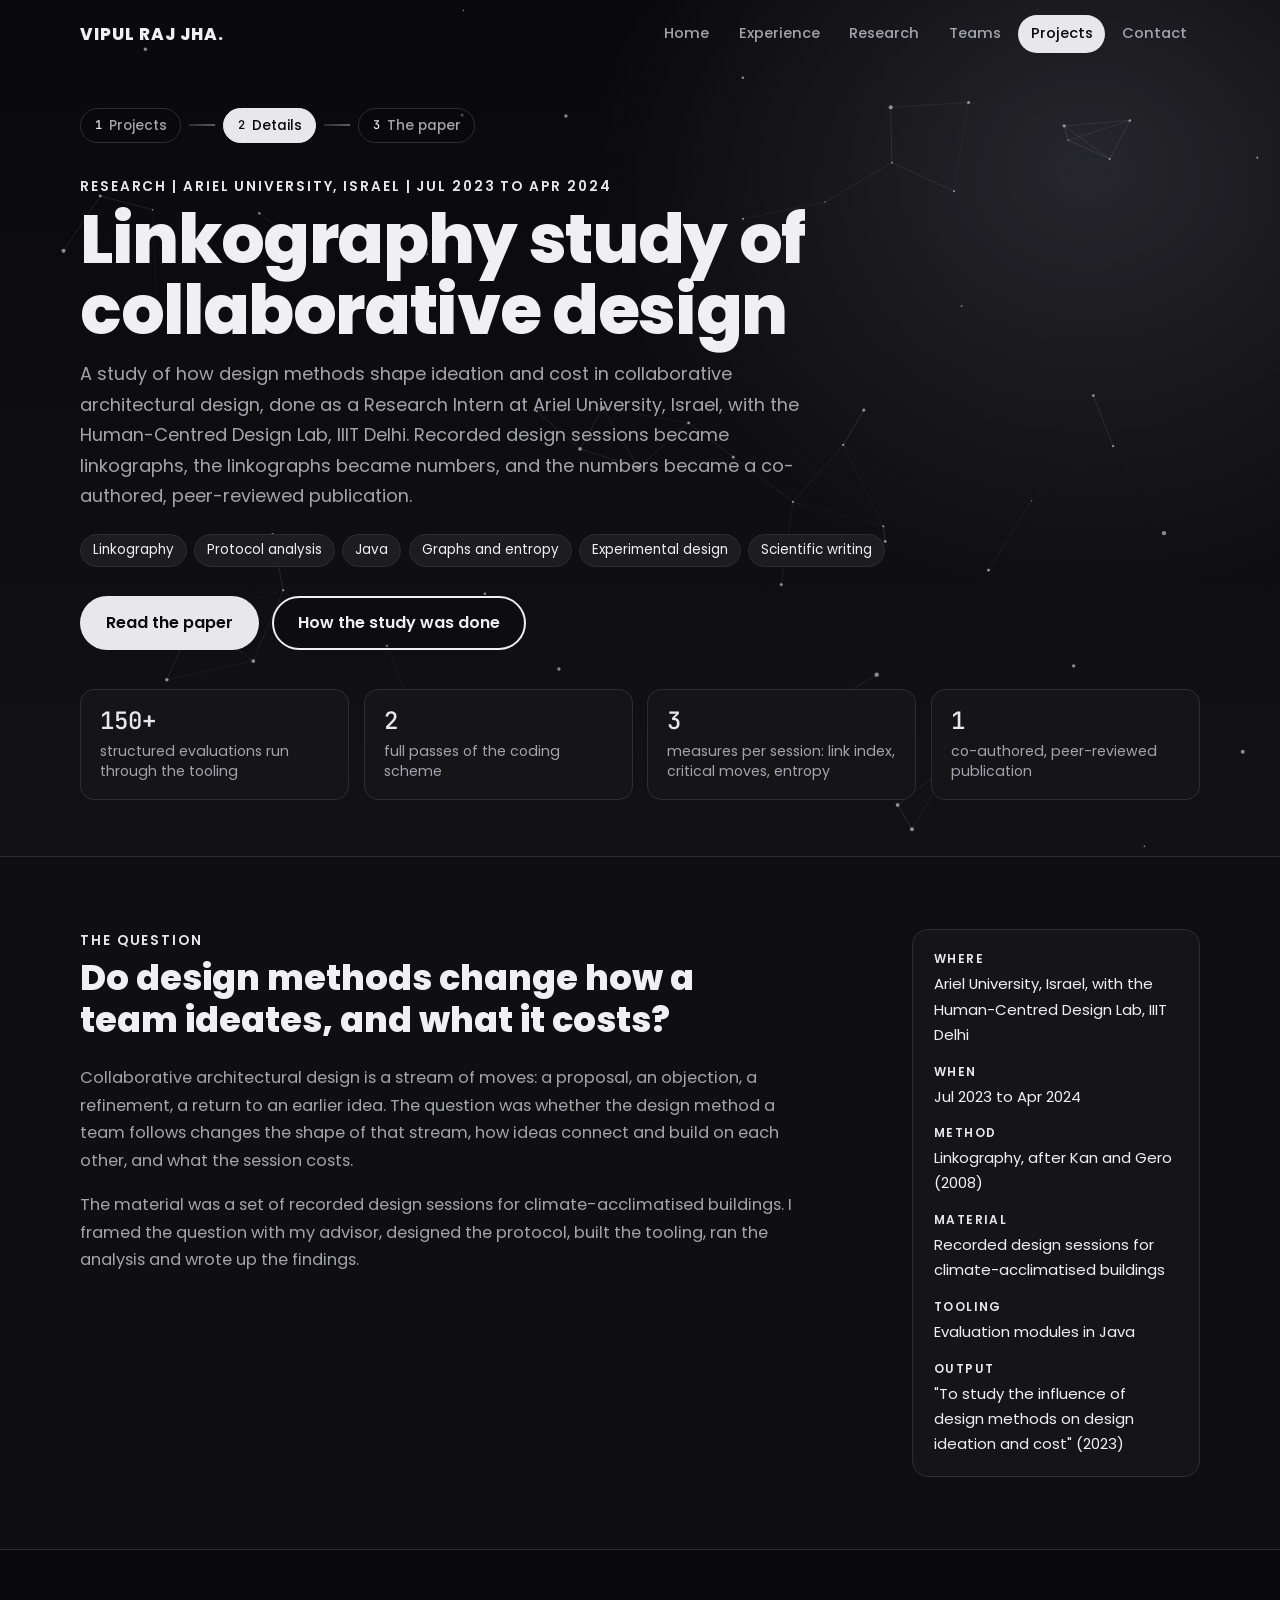
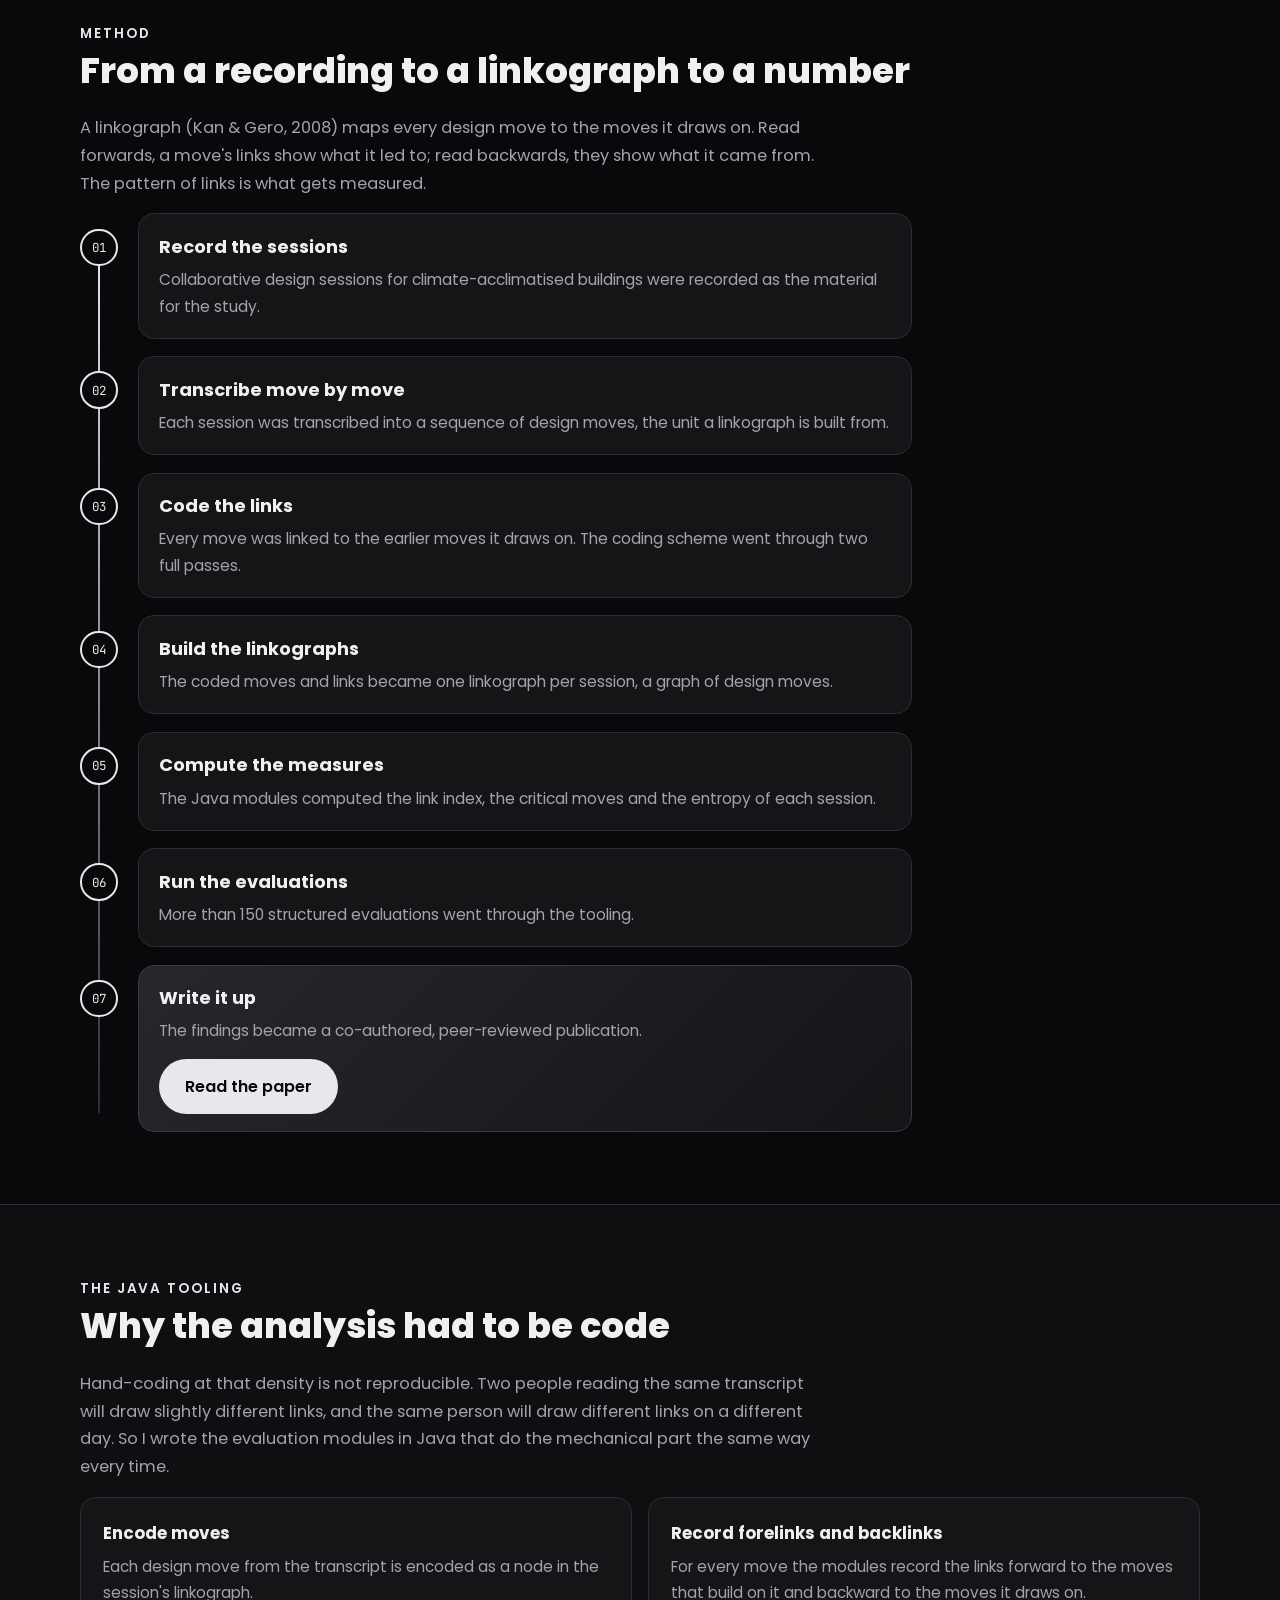
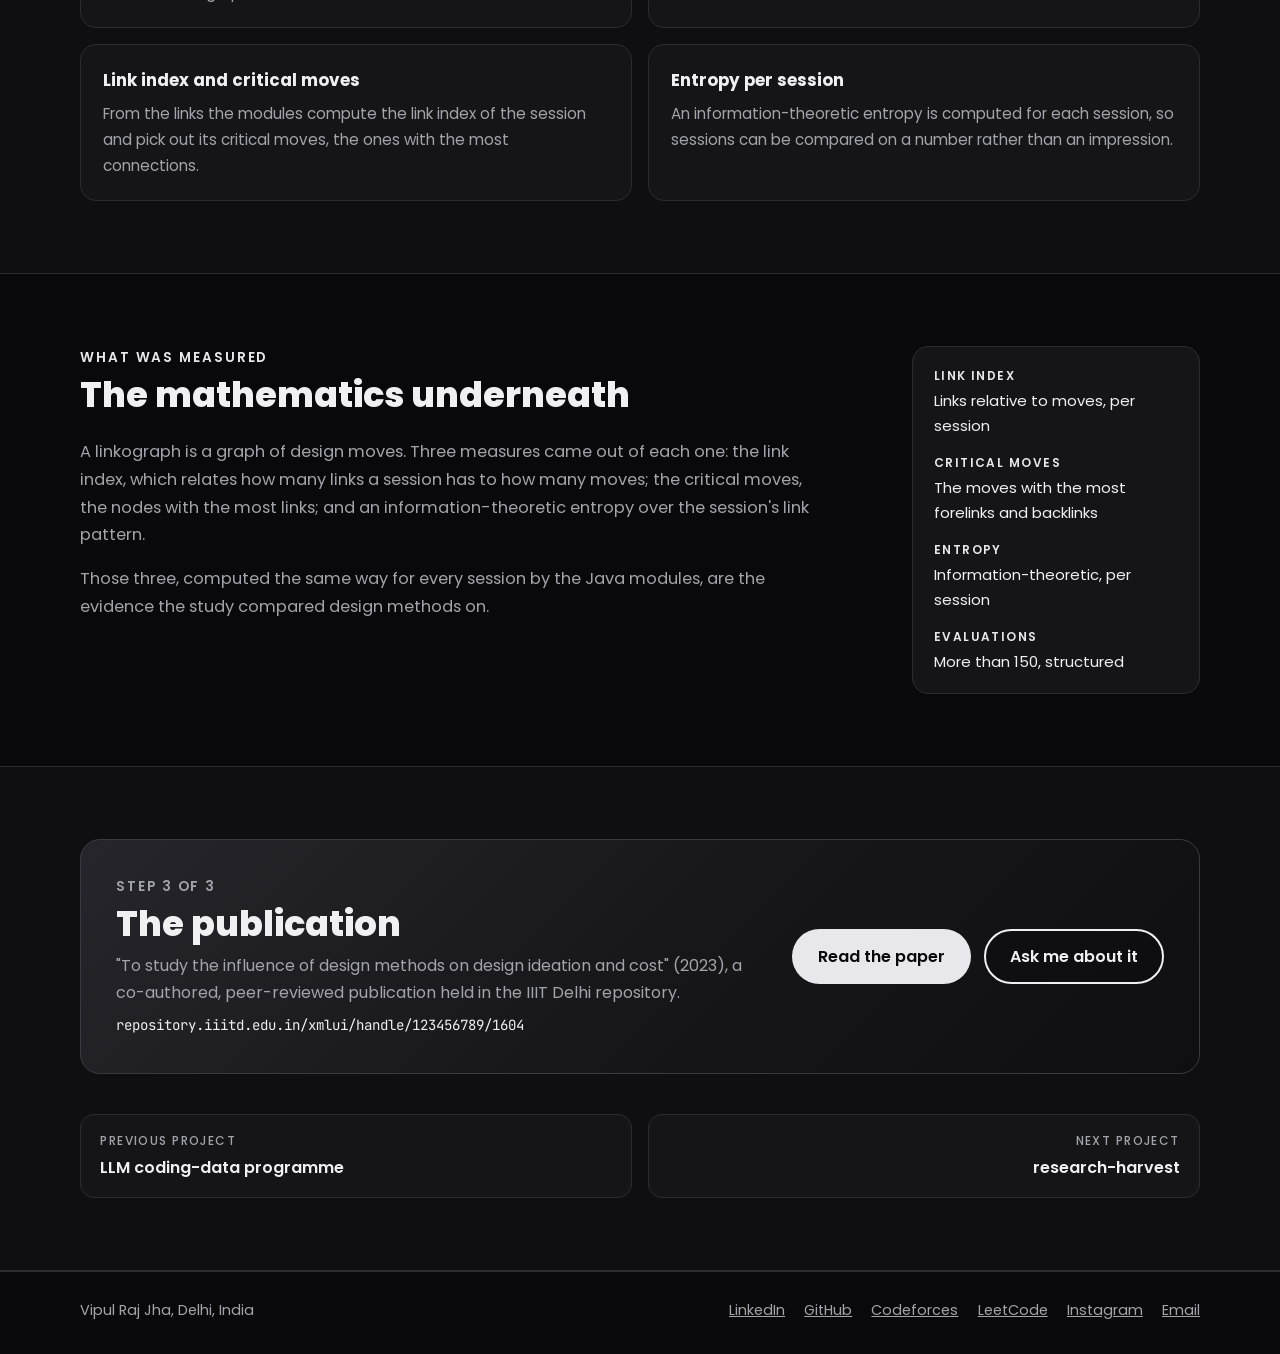
<file: projects/linkography-study.html>
<!doctype html>
<html lang="en">
<head>
<meta charset="utf-8">
<meta name="viewport" content="width=device-width, initial-scale=1, viewport-fit=cover">
<title>Linkography study | Vipul Raj Jha</title>
<meta name="description" content="How Vipul Raj Jha studied design cognition with linkography at Ariel University: the question, the Kan and Gero method, the Java tooling, 150+ structured evaluations and a peer-reviewed publication.">
<meta name="theme-color" content="#09090b">
<meta property="og:title" content="Linkography study | Vipul Raj Jha">
<meta property="og:description" content="How Vipul Raj Jha studied design cognition with linkography at Ariel University: the question, the Kan and Gero method, the Java tooling, 150+ structured evaluations and a peer-reviewed publication.">
<meta property="og:image" content="https://vipul21435.github.io/profile.jpg">
<meta property="og:url" content="https://vipul21435.github.io/projects/linkography-study.html">
<link rel="preconnect" href="https://fonts.googleapis.com">
<link rel="preconnect" href="https://fonts.gstatic.com" crossorigin>
<link rel="stylesheet" href="https://fonts.googleapis.com/css2?family=JetBrains+Mono:wght@400;500&amp;family=Poppins:wght@400;500;600;700;800&amp;display=swap">
<link rel="stylesheet" href="../assets/style.css">
</head>
<body>
<a class="skip" href="#main">Skip to content</a>

<header class="bar" id="bar">
  <div class="wrap">
    <a class="logo" href="../index.html">VIPUL RAJ JHA<span>.</span></a>
    <button class="menu-btn" id="menuBtn" type="button" aria-expanded="false" aria-controls="nav">Menu</button>
    <nav aria-label="Site">
      <ul class="nav" id="nav">
        <li><a href="../index.html">Home</a></li>
        <li><a href="../index.html#experience">Experience</a></li>
        <li><a href="../index.html#research">Research</a></li>
        <li><a href="../index.html#teams">Teams</a></li>
        <li><a href="../index.html#projects" aria-current="true">Projects</a></li>
        <li><a href="../index.html#contact">Contact</a></li>
      </ul>
    </nav>
  </div>
</header>

<main id="main">

  <section class="d-hero" aria-labelledby="title">
    <canvas data-particles="60" aria-hidden="true"></canvas>
    <div class="wrap">
      <ol class="flow" aria-label="Where you are">
        <li><a href="../index.html#projects"><span class="num">1</span> Projects</a></li>
        <li><span class="step" aria-current="step"><span class="num">2</span> Details</span></li>
        <li><a href="https://repository.iiitd.edu.in/xmlui/handle/123456789/1604"><span class="num">3</span> The paper</a></li>
      </ol>
      <p class="eyebrow">Research | Ariel University, Israel | Jul 2023 to Apr 2024</p>
      <h1 id="title">Linkography study of collaborative design</h1>
      <p class="lede">A study of how design methods shape ideation and cost in collaborative architectural design, done as a Research Intern at Ariel University, Israel, with the Human-Centred Design Lab, IIIT Delhi. Recorded design sessions became linkographs, the linkographs became numbers, and the numbers became a co-authored, peer-reviewed publication.</p>
      <ul class="chips"><li>Linkography</li><li>Protocol analysis</li><li>Java</li><li>Graphs and entropy</li><li>Experimental design</li><li>Scientific writing</li></ul>
      <div class="cta">
        <a class="btn btn-gold" href="https://repository.iiitd.edu.in/xmlui/handle/123456789/1604">Read the paper</a>
        <a class="btn btn-ghost" href="#method">How the study was done</a>
      </div>
      <dl class="d-figs">
        <div class="tile"><dt>150+</dt><dd>structured evaluations run through the tooling</dd></div>
        <div class="tile"><dt>2</dt><dd>full passes of the coding scheme</dd></div>
        <div class="tile"><dt>3</dt><dd>measures per session: link index, critical moves, entropy</dd></div>
        <div class="tile"><dt>1</dt><dd>co-authored, peer-reviewed publication</dd></div>
      </dl>
    </div>
  </section>

  <section class="d-sec" id="question" aria-labelledby="question-h">
    <div class="wrap d-cols">
      <div>
        <p class="eyebrow">The question</p>
        <h2 id="question-h">Do design methods change how a team ideates, and what it costs?</h2>
        <div class="prose">
          <p>Collaborative architectural design is a stream of moves: a proposal, an objection, a refinement, a return to an earlier idea. The question was whether the design method a team follows changes the shape of that stream, how ideas connect and build on each other, and what the session costs.</p>
          <p>The material was a set of recorded design sessions for climate-acclimatised buildings. I framed the question with my advisor, designed the protocol, built the tooling, ran the analysis and wrote up the findings.</p>
        </div>
      </div>
      <dl class="facts">
        <div><dt>Where</dt><dd>Ariel University, Israel, with the Human-Centred Design Lab, IIIT Delhi</dd></div>
        <div><dt>When</dt><dd>Jul 2023 to Apr 2024</dd></div>
        <div><dt>Method</dt><dd>Linkography, after Kan and Gero (2008)</dd></div>
        <div><dt>Material</dt><dd>Recorded design sessions for climate-acclimatised buildings</dd></div>
        <div><dt>Tooling</dt><dd>Evaluation modules in Java</dd></div>
        <div><dt>Output</dt><dd>"To study the influence of design methods on design ideation and cost" (2023)</dd></div>
      </dl>
    </div>
  </section>

  <section class="d-sec" id="method" aria-labelledby="method-h">
    <div class="wrap">
      <p class="eyebrow">Method</p>
      <h2 id="method-h">From a recording to a linkograph to a number</h2>
      <div class="prose">
        <p>A linkograph (Kan &amp; Gero, 2008) maps every design move to the moves it draws on. Read forwards, a move's links show what it led to; read backwards, they show what it came from. The pattern of links is what gets measured.</p>
      </div>
      <ol class="stages">
        <li class="stage"><div class="stage-card"><h3>Record the sessions</h3><p>Collaborative design sessions for climate-acclimatised buildings were recorded as the material for the study.</p></div></li>
        <li class="stage"><div class="stage-card"><h3>Transcribe move by move</h3><p>Each session was transcribed into a sequence of design moves, the unit a linkograph is built from.</p></div></li>
        <li class="stage"><div class="stage-card"><h3>Code the links</h3><p>Every move was linked to the earlier moves it draws on. The coding scheme went through two full passes.</p></div></li>
        <li class="stage"><div class="stage-card"><h3>Build the linkographs</h3><p>The coded moves and links became one linkograph per session, a graph of design moves.</p></div></li>
        <li class="stage"><div class="stage-card"><h3>Compute the measures</h3><p>The Java modules computed the link index, the critical moves and the entropy of each session.</p></div></li>
        <li class="stage"><div class="stage-card"><h3>Run the evaluations</h3><p>More than 150 structured evaluations went through the tooling.</p></div></li>
        <li class="stage final"><div class="stage-card"><h3>Write it up</h3><p>The findings became a co-authored, peer-reviewed publication.</p><a class="btn btn-gold" href="https://repository.iiitd.edu.in/xmlui/handle/123456789/1604">Read the paper</a></div></li>
      </ol>
    </div>
  </section>

  <section class="d-sec" id="tooling" aria-labelledby="tooling-h">
    <div class="wrap">
      <p class="eyebrow">The Java tooling</p>
      <h2 id="tooling-h">Why the analysis had to be code</h2>
      <div class="prose">
        <p>Hand-coding at that density is not reproducible. Two people reading the same transcript will draw slightly different links, and the same person will draw different links on a different day. So I wrote the evaluation modules in Java that do the mechanical part the same way every time.</p>
      </div>
      <div class="decisions">
        <div class="decision"><h3>Encode moves</h3><p>Each design move from the transcript is encoded as a node in the session's linkograph.</p></div>
        <div class="decision"><h3>Record forelinks and backlinks</h3><p>For every move the modules record the links forward to the moves that build on it and backward to the moves it draws on.</p></div>
        <div class="decision"><h3>Link index and critical moves</h3><p>From the links the modules compute the link index of the session and pick out its critical moves, the ones with the most connections.</p></div>
        <div class="decision"><h3>Entropy per session</h3><p>An information-theoretic entropy is computed for each session, so sessions can be compared on a number rather than an impression.</p></div>
      </div>
    </div>
  </section>

  <section class="d-sec" id="measured" aria-labelledby="measured-h">
    <div class="wrap d-cols">
      <div>
        <p class="eyebrow">What was measured</p>
        <h2 id="measured-h">The mathematics underneath</h2>
        <div class="prose">
          <p>A linkograph is a graph of design moves. Three measures came out of each one: the link index, which relates how many links a session has to how many moves; the critical moves, the nodes with the most links; and an information-theoretic entropy over the session's link pattern.</p>
          <p>Those three, computed the same way for every session by the Java modules, are the evidence the study compared design methods on.</p>
        </div>
      </div>
      <dl class="facts">
        <div><dt>Link index</dt><dd>Links relative to moves, per session</dd></div>
        <div><dt>Critical moves</dt><dd>The moves with the most forelinks and backlinks</dd></div>
        <div><dt>Entropy</dt><dd>Information-theoretic, per session</dd></div>
        <div><dt>Evaluations</dt><dd>More than 150, structured</dd></div>
      </dl>
    </div>
  </section>

  <section class="d-sec" id="source" aria-labelledby="source-h">
    <div class="wrap">
      <div class="repo">
        <div>
          <p class="eyebrow">Step 3 of 3</p>
          <h2 id="source-h">The publication</h2>
          <p>"To study the influence of design methods on design ideation and cost" (2023), a co-authored, peer-reviewed publication held in the IIIT Delhi repository.</p>
          <p class="path">repository.iiitd.edu.in/xmlui/handle/123456789/1604</p>
        </div>
        <div class="cta">
          <a class="btn btn-gold" href="https://repository.iiitd.edu.in/xmlui/handle/123456789/1604">Read the paper</a>
          <a class="btn btn-ghost" href="../index.html#contact">Ask me about it</a>
        </div>
      </div>
      <nav class="pager" aria-label="More projects">
        <a href="llm-data-programme.html"><span class="dir">Previous project</span>LLM coding-data programme</a>
        <a class="next" href="research-harvest.html"><span class="dir">Next project</span>research-harvest</a>
      </nav>
    </div>
  </section>

</main>

<footer>
  <div class="wrap">
    <span>Vipul Raj Jha, Delhi, India</span>
    <ul>
      <li><a href="https://www.linkedin.com/in/vipul-raj-jha-491b2023a/">LinkedIn</a></li>
      <li><a href="https://github.com/vipul21435">GitHub</a></li>
      <li><a href="https://codeforces.com/profile/Vipul21435">Codeforces</a></li>
      <li><a href="https://leetcode.com/u/vipul_raj_jha/">LeetCode</a></li>
      <li><a href="https://www.instagram.com/vxpuljha/">Instagram</a></li>
      <li><a href="mailto:vipul21435@iiitd.ac.in">Email</a></li>
    </ul>
  </div>
</footer>

<a class="to-top" id="toTop" href="#main" aria-label="Back to top" hidden>Top</a>

<script src="../assets/site.js"></script>
</body>
</html>
</file>
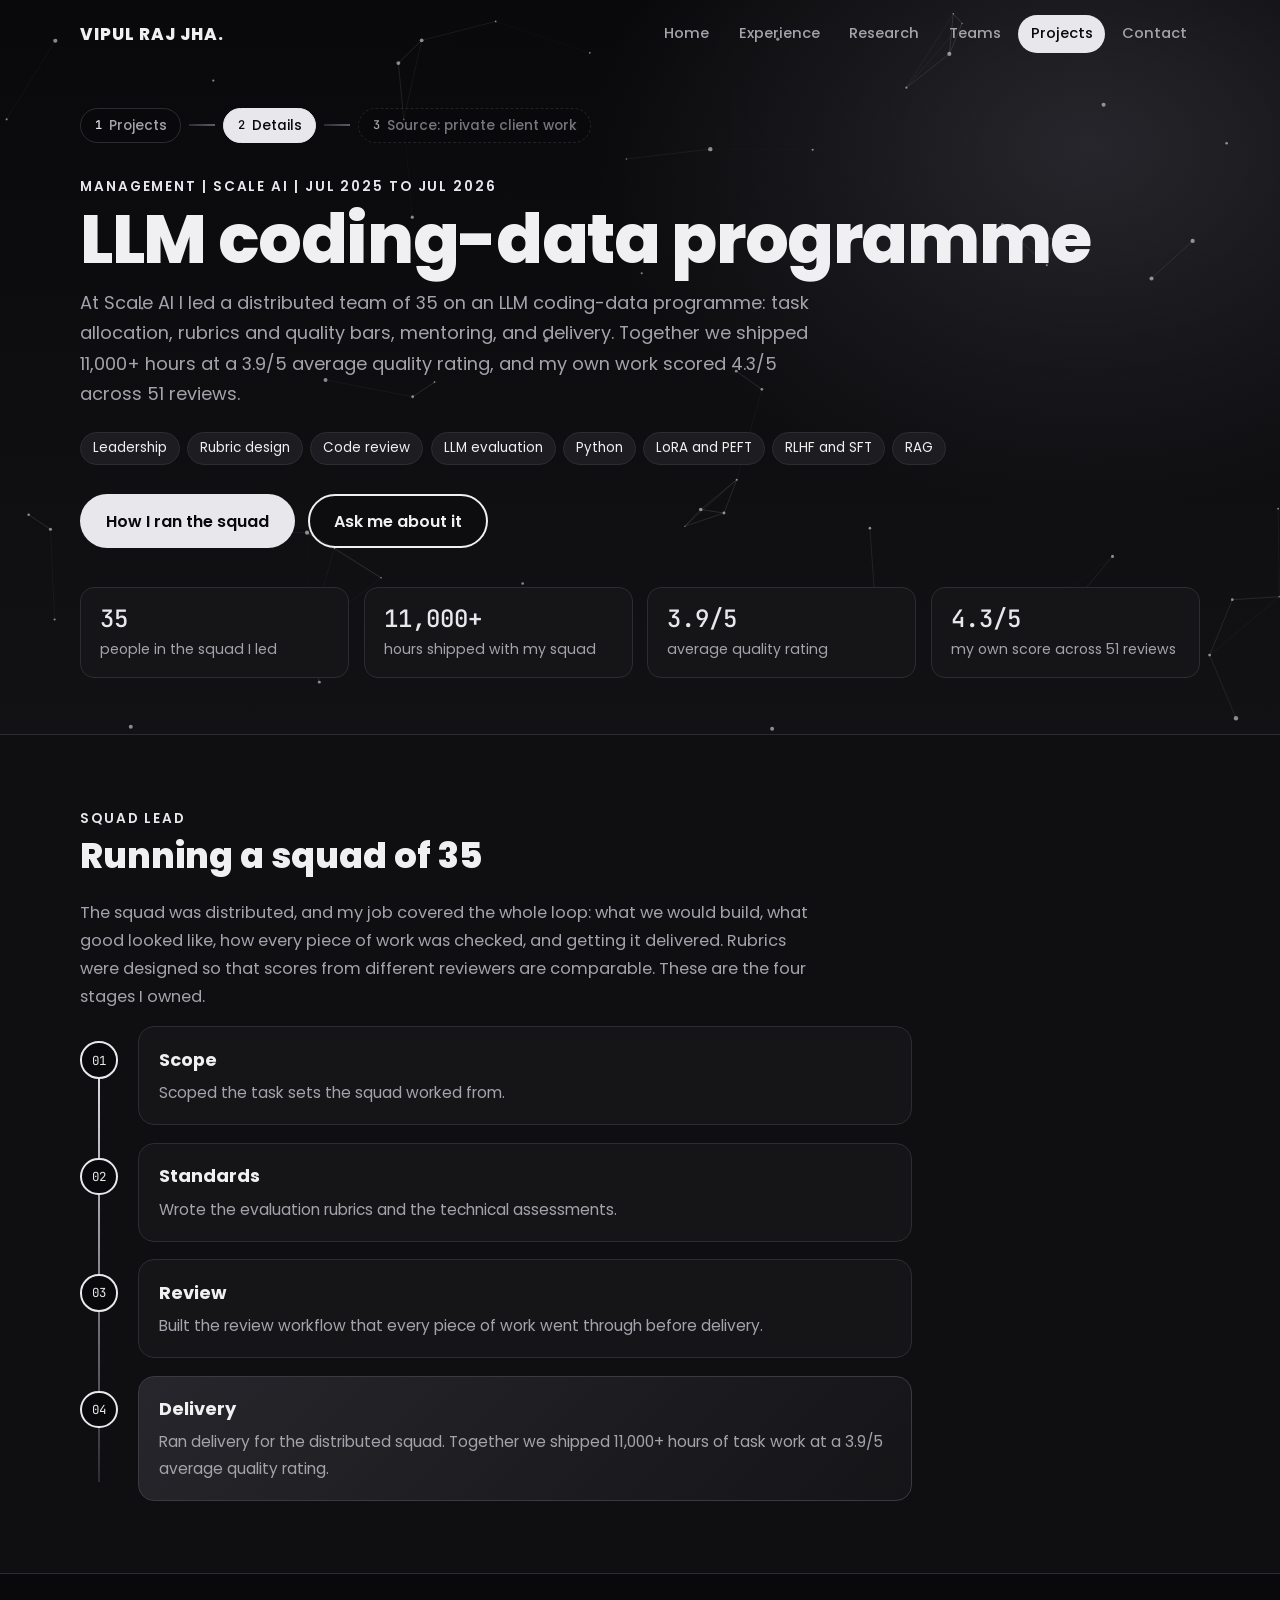
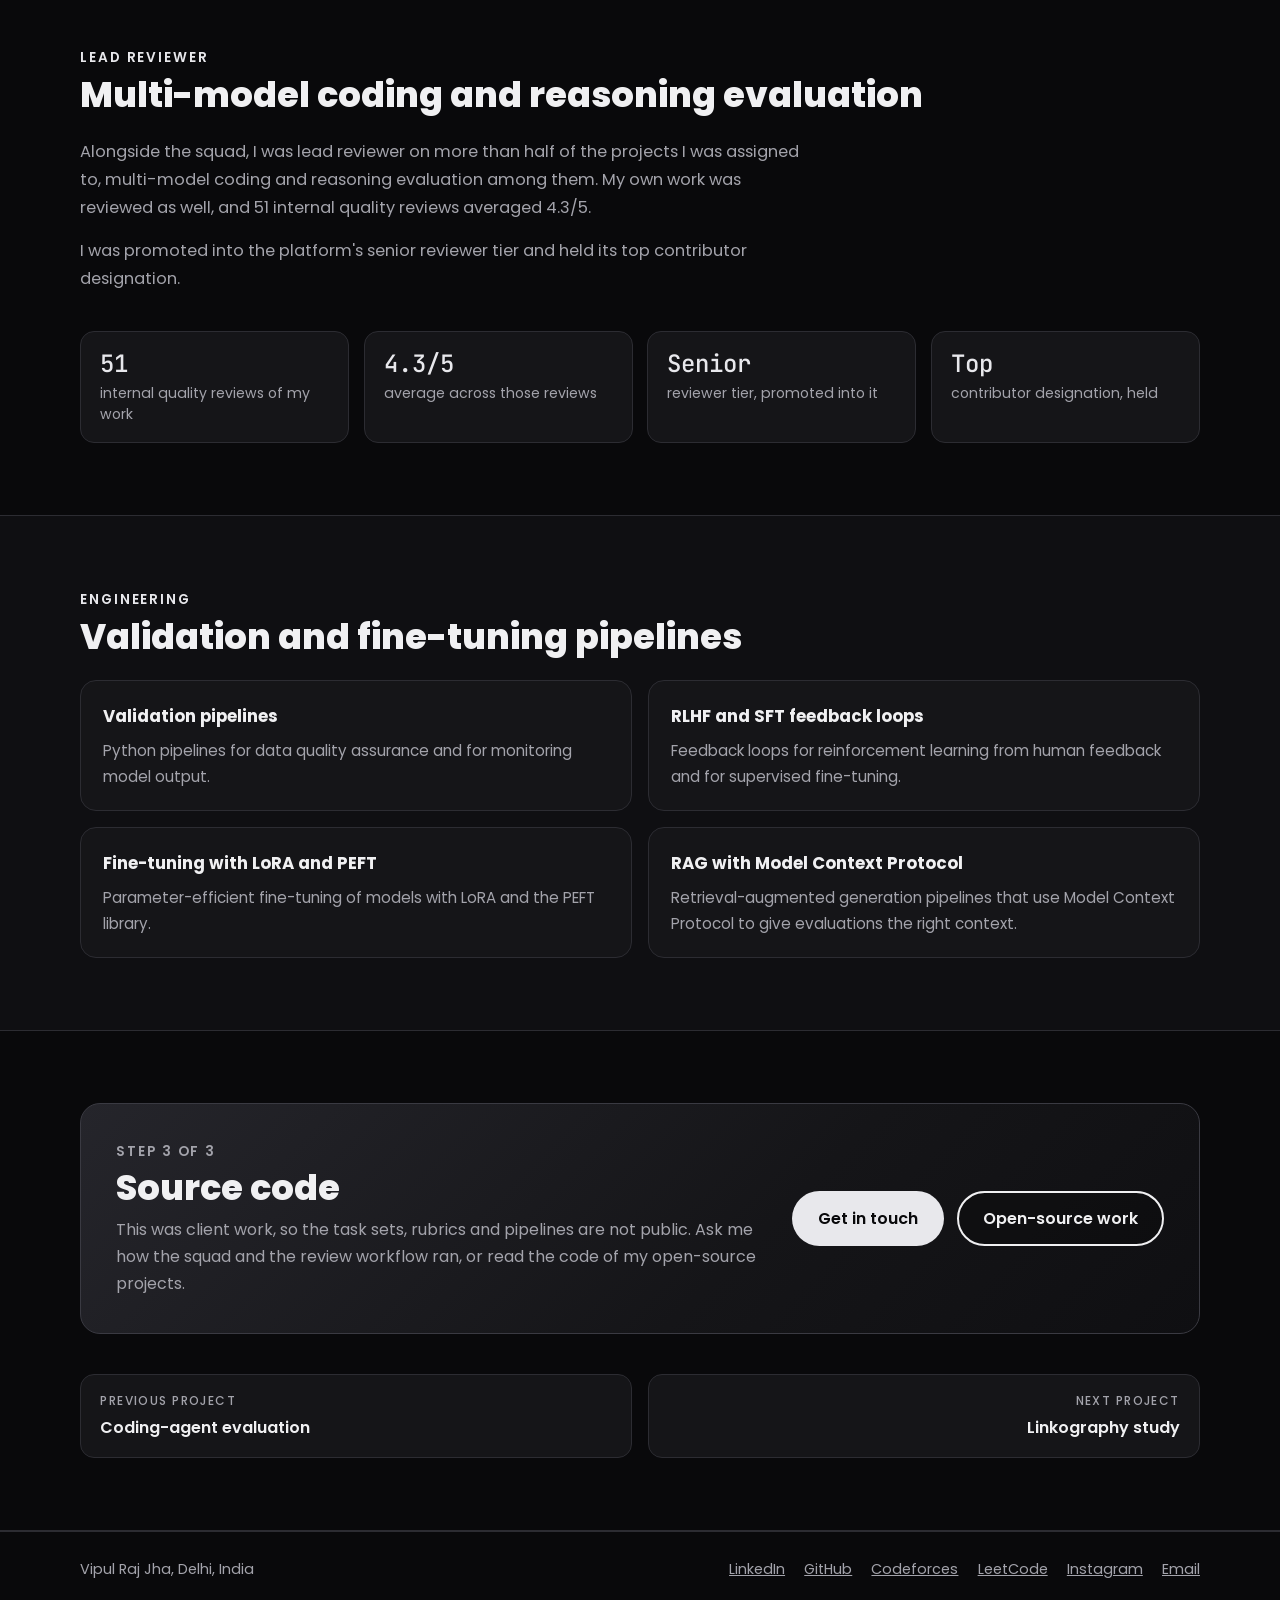
<file: projects/llm-data-programme.html>
<!doctype html>
<html lang="en">
<head>
<meta charset="utf-8">
<meta name="viewport" content="width=device-width, initial-scale=1, viewport-fit=cover">
<title>LLM coding-data programme | Vipul Raj Jha</title>
<meta name="description" content="How Vipul Raj Jha led a squad of 35 on an LLM coding-data programme at Scale AI: 11,000+ hours shipped at a 3.9/5 average quality rating.">
<meta name="theme-color" content="#09090b">
<meta property="og:title" content="LLM coding-data programme | Vipul Raj Jha">
<meta property="og:description" content="How Vipul Raj Jha led a squad of 35 on an LLM coding-data programme at Scale AI: 11,000+ hours shipped at a 3.9/5 average quality rating.">
<meta property="og:image" content="https://vipul21435.github.io/profile.jpg">
<meta property="og:url" content="https://vipul21435.github.io/projects/llm-data-programme.html">
<link rel="preconnect" href="https://fonts.googleapis.com">
<link rel="preconnect" href="https://fonts.gstatic.com" crossorigin>
<link rel="stylesheet" href="https://fonts.googleapis.com/css2?family=JetBrains+Mono:wght@400;500&amp;family=Poppins:wght@400;500;600;700;800&amp;display=swap">
<link rel="stylesheet" href="../assets/style.css">
</head>
<body>
<a class="skip" href="#main">Skip to content</a>

<header class="bar" id="bar">
  <div class="wrap">
    <a class="logo" href="../index.html">VIPUL RAJ JHA<span>.</span></a>
    <button class="menu-btn" id="menuBtn" type="button" aria-expanded="false" aria-controls="nav">Menu</button>
    <nav aria-label="Site">
      <ul class="nav" id="nav">
        <li><a href="../index.html">Home</a></li>
        <li><a href="../index.html#experience">Experience</a></li>
        <li><a href="../index.html#research">Research</a></li>
        <li><a href="../index.html#teams">Teams</a></li>
        <li><a href="../index.html#projects" aria-current="true">Projects</a></li>
        <li><a href="../index.html#contact">Contact</a></li>
      </ul>
    </nav>
  </div>
</header>

<main id="main">

  <section class="d-hero" aria-labelledby="title">
    <canvas data-particles="60" aria-hidden="true"></canvas>
    <div class="wrap">
      <ol class="flow" aria-label="Where you are">
        <li><a href="../index.html#projects"><span class="num">1</span> Projects</a></li>
        <li><span class="step" aria-current="step"><span class="num">2</span> Details</span></li>
        <li><span class="step off"><span class="num">3</span> Source: private client work</span></li>
      </ol>
      <p class="eyebrow">Management | Scale AI | Jul 2025 to Jul 2026</p>
      <h1 id="title">LLM coding-data programme</h1>
      <p class="lede">At Scale AI I led a distributed team of 35 on an LLM coding-data programme: task allocation, rubrics and quality bars, mentoring, and delivery. Together we shipped 11,000+ hours at a 3.9/5 average quality rating, and my own work scored 4.3/5 across 51 reviews.</p>
      <ul class="chips"><li>Leadership</li><li>Rubric design</li><li>Code review</li><li>LLM evaluation</li><li>Python</li><li>LoRA and PEFT</li><li>RLHF and SFT</li><li>RAG</li></ul>
      <div class="cta">
        <a class="btn btn-gold" href="#squad">How I ran the squad</a>
        <a class="btn btn-ghost" href="../index.html#contact">Ask me about it</a>
      </div>
      <dl class="d-figs">
        <div class="tile"><dt>35</dt><dd>people in the squad I led</dd></div>
        <div class="tile"><dt>11,000+</dt><dd>hours shipped with my squad</dd></div>
        <div class="tile"><dt>3.9/5</dt><dd>average quality rating</dd></div>
        <div class="tile"><dt>4.3/5</dt><dd>my own score across 51 reviews</dd></div>
      </dl>
    </div>
  </section>

  <section class="d-sec" id="squad" aria-labelledby="squad-h">
    <div class="wrap">
      <p class="eyebrow">Squad lead</p>
      <h2 id="squad-h">Running a squad of 35</h2>
      <div class="prose">
        <p>The squad was distributed, and my job covered the whole loop: what we would build, what good looked like, how every piece of work was checked, and getting it delivered. Rubrics were designed so that scores from different reviewers are comparable. These are the four stages I owned.</p>
      </div>
      <ol class="stages">
        <li class="stage"><div class="stage-card"><h3>Scope</h3><p>Scoped the task sets the squad worked from.</p></div></li>
        <li class="stage"><div class="stage-card"><h3>Standards</h3><p>Wrote the evaluation rubrics and the technical assessments.</p></div></li>
        <li class="stage"><div class="stage-card"><h3>Review</h3><p>Built the review workflow that every piece of work went through before delivery.</p></div></li>
        <li class="stage final"><div class="stage-card"><h3>Delivery</h3><p>Ran delivery for the distributed squad. Together we shipped 11,000+ hours of task work at a 3.9/5 average quality rating.</p></div></li>
      </ol>
    </div>
  </section>

  <section class="d-sec" id="review" aria-labelledby="review-h">
    <div class="wrap">
      <p class="eyebrow">Lead reviewer</p>
      <h2 id="review-h">Multi-model coding and reasoning evaluation</h2>
      <div class="prose">
        <p>Alongside the squad, I was lead reviewer on more than half of the projects I was assigned to, multi-model coding and reasoning evaluation among them. My own work was reviewed as well, and 51 internal quality reviews averaged 4.3/5.</p>
        <p>I was promoted into the platform's senior reviewer tier and held its top contributor designation.</p>
      </div>
      <dl class="d-figs">
        <div class="tile"><dt>51</dt><dd>internal quality reviews of my work</dd></div>
        <div class="tile"><dt>4.3/5</dt><dd>average across those reviews</dd></div>
        <div class="tile"><dt>Senior</dt><dd>reviewer tier, promoted into it</dd></div>
        <div class="tile"><dt>Top</dt><dd>contributor designation, held</dd></div>
      </dl>
    </div>
  </section>

  <section class="d-sec" id="pipelines" aria-labelledby="pipe-h">
    <div class="wrap">
      <p class="eyebrow">Engineering</p>
      <h2 id="pipe-h">Validation and fine-tuning pipelines</h2>
      <div class="decisions">
        <div class="decision"><h3>Validation pipelines</h3><p>Python pipelines for data quality assurance and for monitoring model output.</p></div>
        <div class="decision"><h3>RLHF and SFT feedback loops</h3><p>Feedback loops for reinforcement learning from human feedback and for supervised fine-tuning.</p></div>
        <div class="decision"><h3>Fine-tuning with LoRA and PEFT</h3><p>Parameter-efficient fine-tuning of models with LoRA and the PEFT library.</p></div>
        <div class="decision"><h3>RAG with Model Context Protocol</h3><p>Retrieval-augmented generation pipelines that use Model Context Protocol to give evaluations the right context.</p></div>
      </div>
    </div>
  </section>

  <section class="d-sec" id="source" aria-labelledby="source-h">
    <div class="wrap">
      <div class="repo">
        <div>
          <p class="eyebrow">Step 3 of 3</p>
          <h2 id="source-h">Source code</h2>
          <p>This was client work, so the task sets, rubrics and pipelines are not public. Ask me how the squad and the review workflow ran, or read the code of my open-source projects.</p>
        </div>
        <div class="cta">
          <a class="btn btn-gold" href="../index.html#contact">Get in touch</a>
          <a class="btn btn-ghost" href="research-harvest.html">Open-source work</a>
        </div>
      </div>
      <nav class="pager" aria-label="More projects">
        <a href="agent-evaluation.html"><span class="dir">Previous project</span>Coding-agent evaluation</a>
        <a class="next" href="linkography-study.html"><span class="dir">Next project</span>Linkography study</a>
      </nav>
    </div>
  </section>

</main>

<footer>
  <div class="wrap">
    <span>Vipul Raj Jha, Delhi, India</span>
    <ul>
      <li><a href="https://www.linkedin.com/in/vipul-raj-jha-491b2023a/">LinkedIn</a></li>
      <li><a href="https://github.com/vipul21435">GitHub</a></li>
      <li><a href="https://codeforces.com/profile/Vipul21435">Codeforces</a></li>
      <li><a href="https://leetcode.com/u/vipul_raj_jha/">LeetCode</a></li>
      <li><a href="https://www.instagram.com/vxpuljha/">Instagram</a></li>
      <li><a href="mailto:vipul21435@iiitd.ac.in">Email</a></li>
    </ul>
  </div>
</footer>

<a class="to-top" id="toTop" href="#main" aria-label="Back to top" hidden>Top</a>

<script src="../assets/site.js"></script>
</body>
</html>
</file>
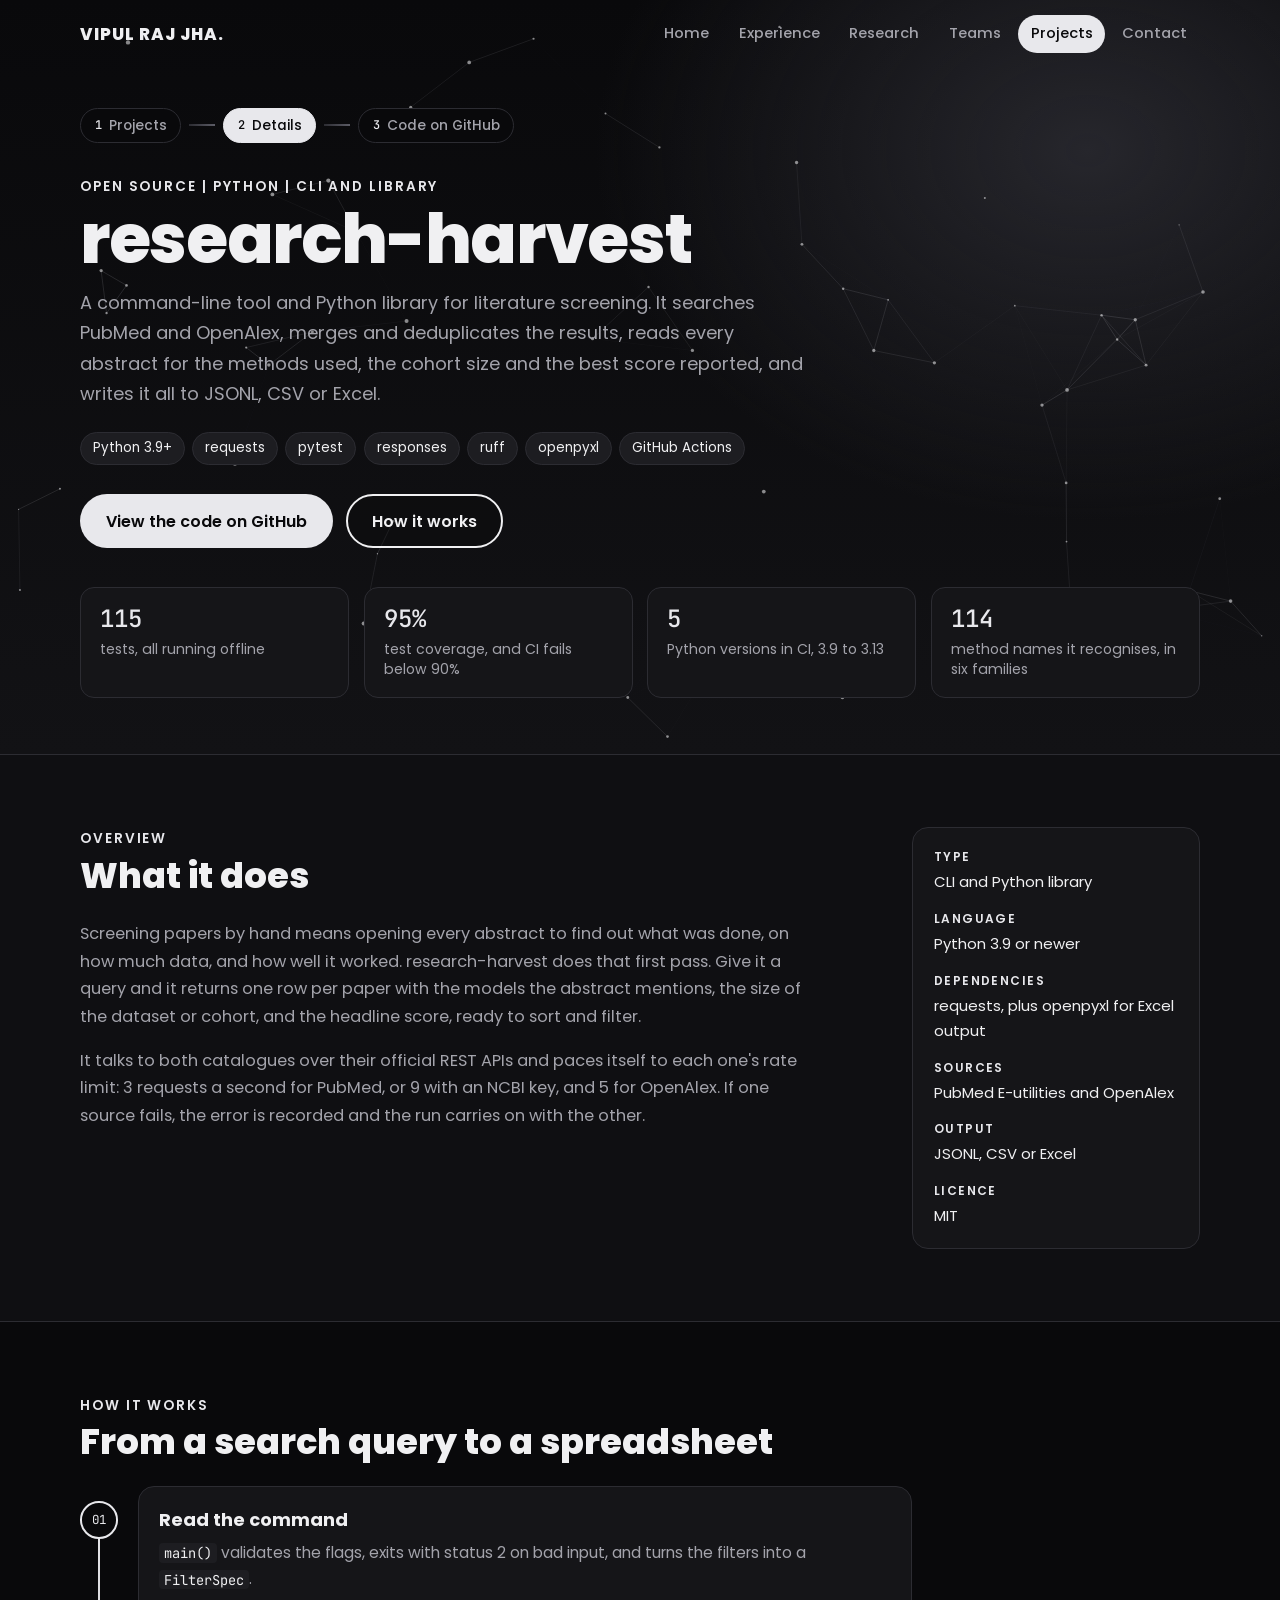
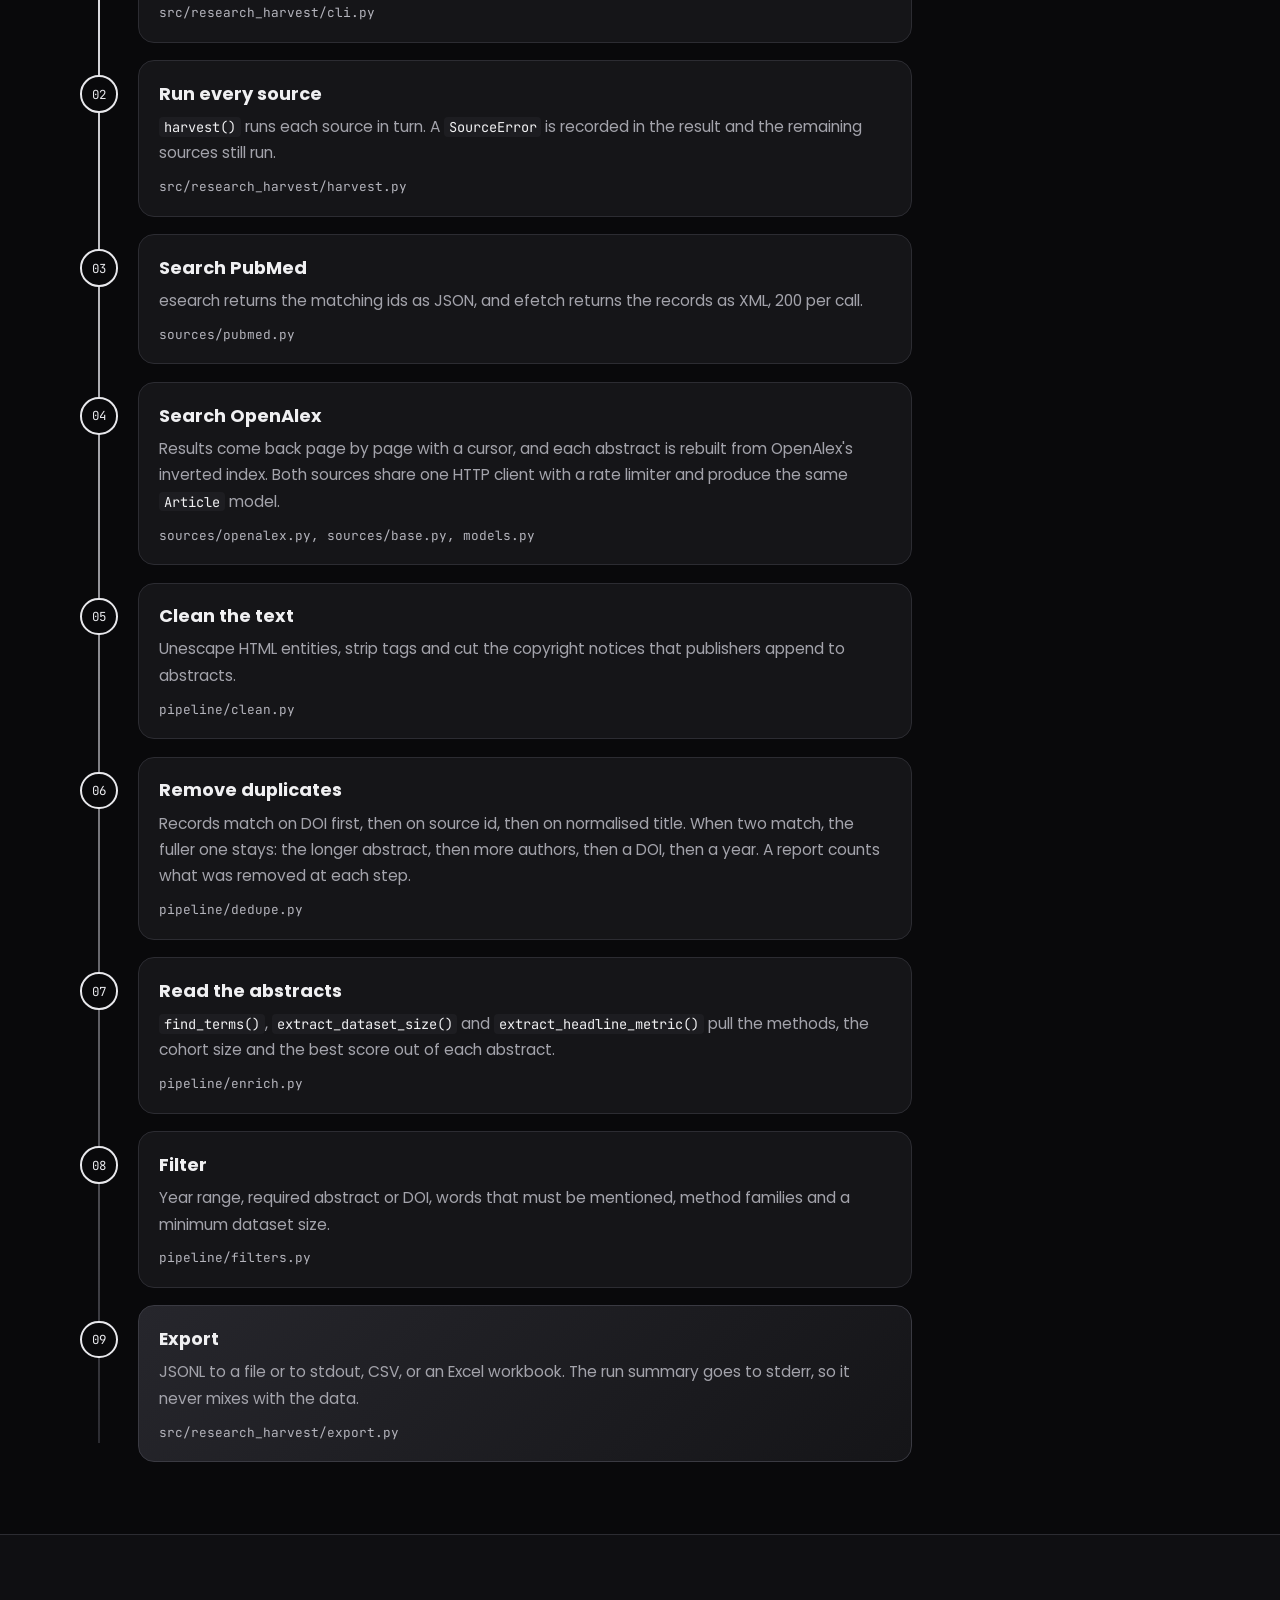
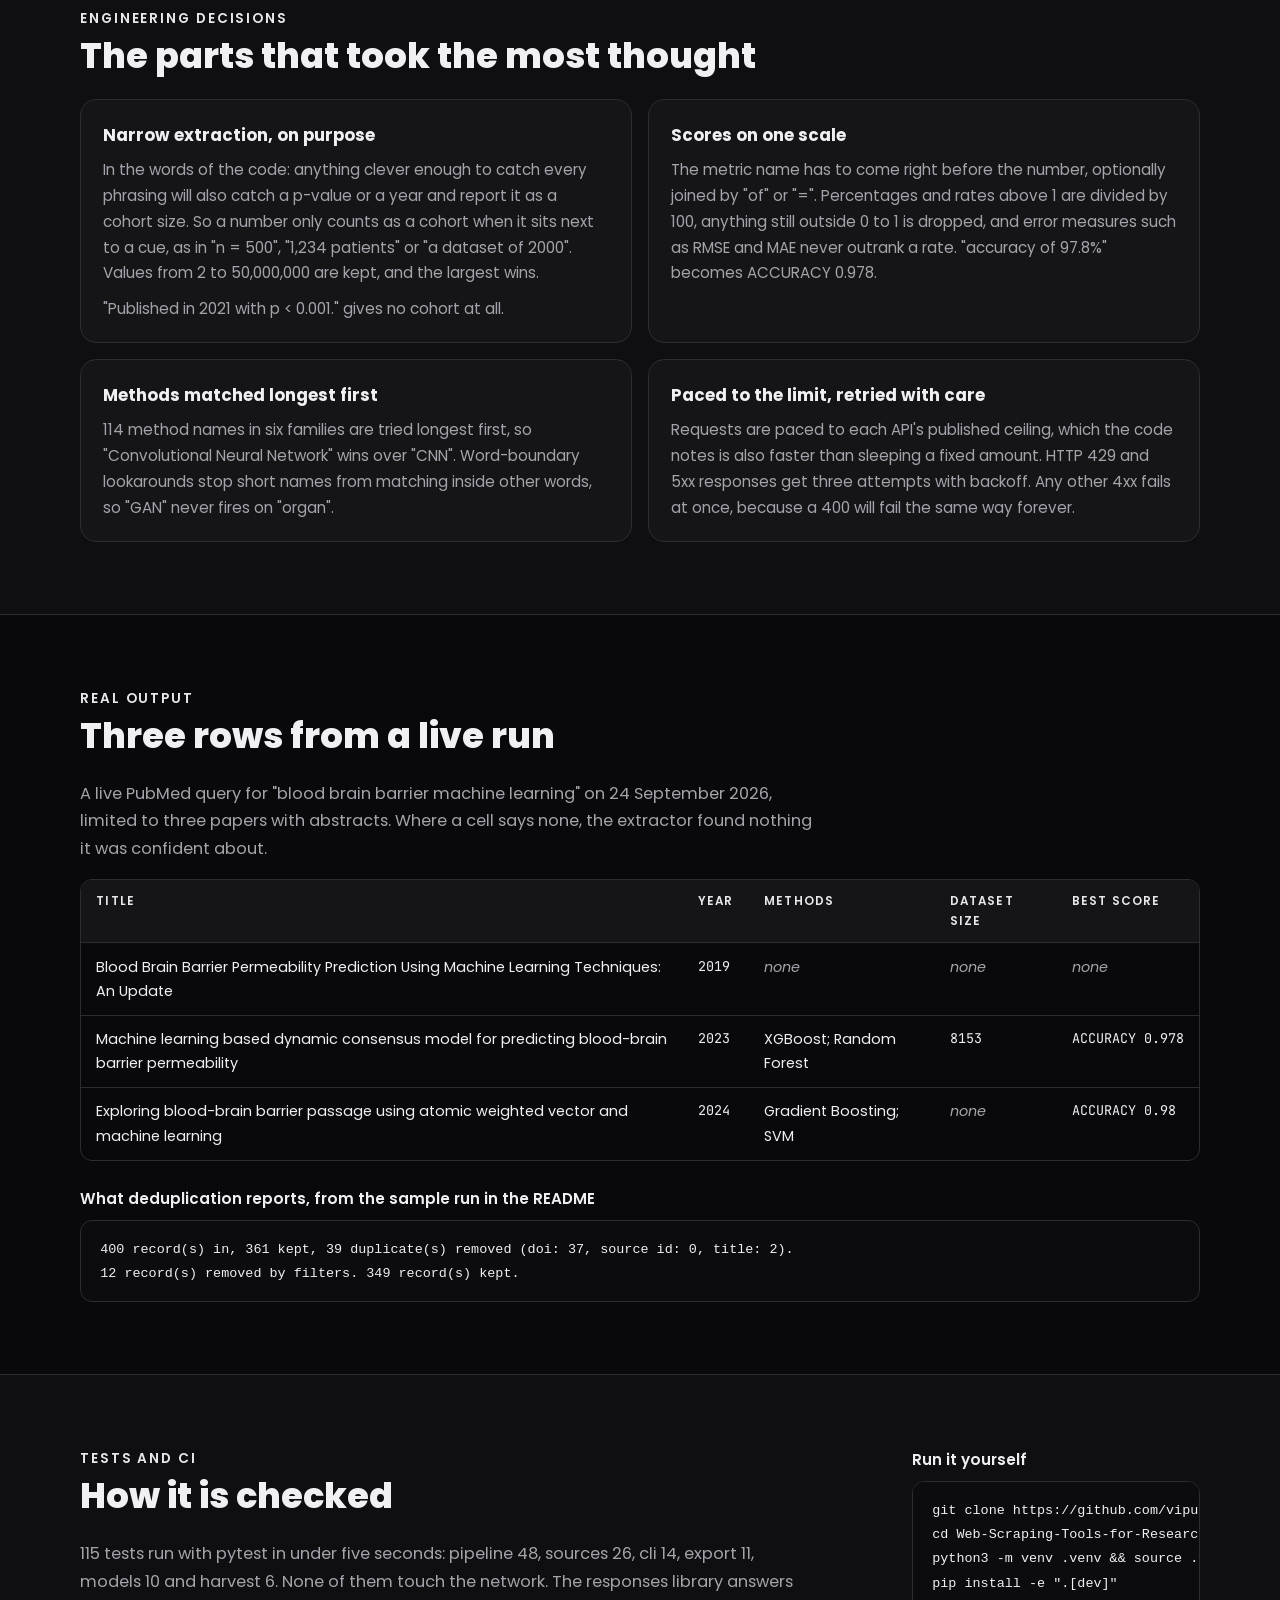
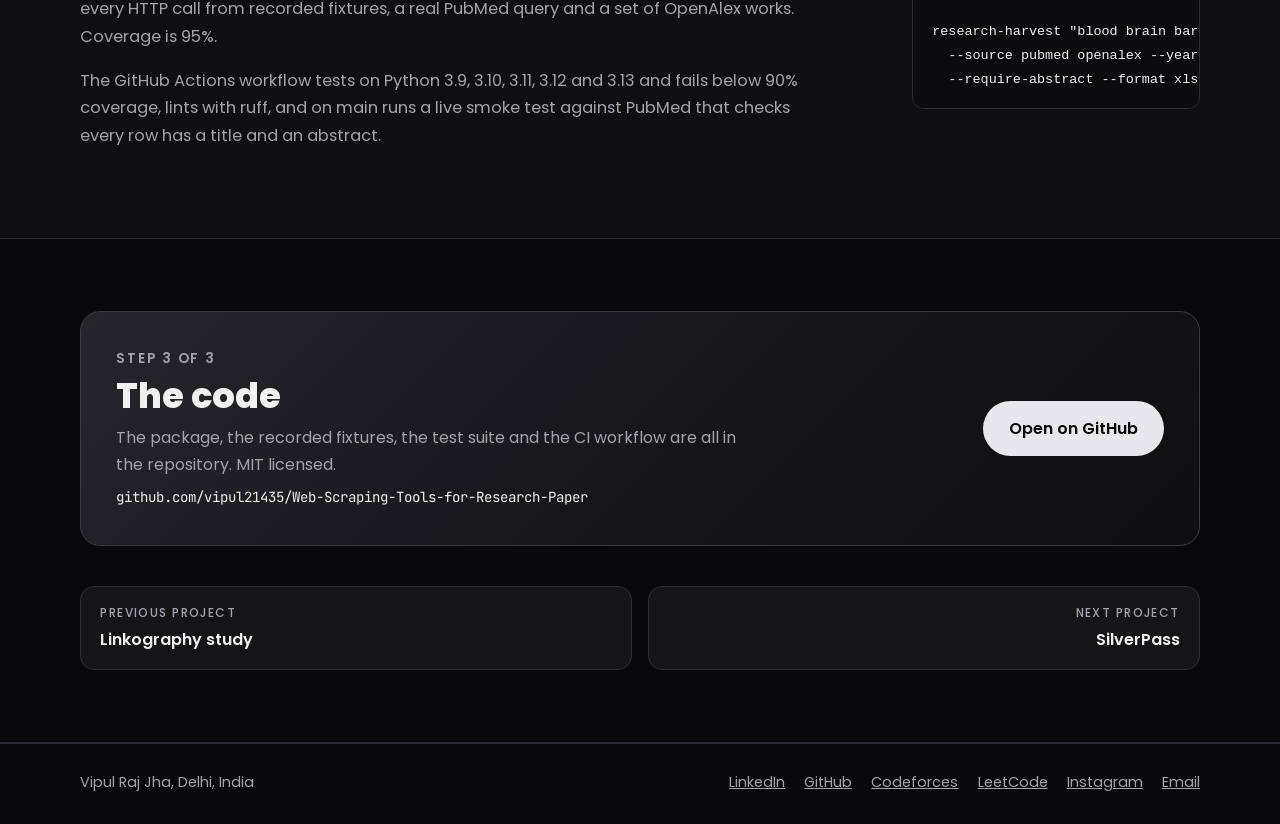
<file: projects/research-harvest.html>
<!doctype html>
<html lang="en">
<head>
<meta charset="utf-8">
<meta name="viewport" content="width=device-width, initial-scale=1, viewport-fit=cover">
<title>research-harvest | Vipul Raj Jha</title>
<meta name="description" content="research-harvest searches PubMed and OpenAlex, merges and deduplicates the results, and extracts methods, cohort sizes and scores from abstracts.">
<meta name="theme-color" content="#09090b">
<meta property="og:title" content="research-harvest | Vipul Raj Jha">
<meta property="og:description" content="research-harvest searches PubMed and OpenAlex, merges and deduplicates the results, and extracts methods, cohort sizes and scores from abstracts.">
<meta property="og:image" content="https://vipul21435.github.io/profile.jpg">
<meta property="og:url" content="https://vipul21435.github.io/projects/research-harvest.html">
<link rel="preconnect" href="https://fonts.googleapis.com">
<link rel="preconnect" href="https://fonts.gstatic.com" crossorigin>
<link rel="stylesheet" href="https://fonts.googleapis.com/css2?family=JetBrains+Mono:wght@400;500&amp;family=Poppins:wght@400;500;600;700;800&amp;display=swap">
<link rel="stylesheet" href="../assets/style.css">
</head>
<body>
<a class="skip" href="#main">Skip to content</a>

<header class="bar" id="bar">
  <div class="wrap">
    <a class="logo" href="../index.html">VIPUL RAJ JHA<span>.</span></a>
    <button class="menu-btn" id="menuBtn" type="button" aria-expanded="false" aria-controls="nav">Menu</button>
    <nav aria-label="Site">
      <ul class="nav" id="nav">
        <li><a href="../index.html">Home</a></li>
        <li><a href="../index.html#experience">Experience</a></li>
        <li><a href="../index.html#research">Research</a></li>
        <li><a href="../index.html#teams">Teams</a></li>
        <li><a href="../index.html#projects" aria-current="true">Projects</a></li>
        <li><a href="../index.html#contact">Contact</a></li>
      </ul>
    </nav>
  </div>
</header>

<main id="main">

  <section class="d-hero" aria-labelledby="title">
    <canvas data-particles="60" aria-hidden="true"></canvas>
    <div class="wrap">
      <ol class="flow" aria-label="Where you are">
        <li><a href="../index.html#projects"><span class="num">1</span> Projects</a></li>
        <li><span class="step" aria-current="step"><span class="num">2</span> Details</span></li>
        <li><a href="https://github.com/vipul21435/Web-Scraping-Tools-for-Research-Paper"><span class="num">3</span> Code on GitHub</a></li>
      </ol>
      <p class="eyebrow">Open source | Python | CLI and library</p>
      <h1 id="title">research-harvest</h1>
      <p class="lede">A command-line tool and Python library for literature screening. It searches PubMed and OpenAlex, merges and deduplicates the results, reads every abstract for the methods used, the cohort size and the best score reported, and writes it all to JSONL, CSV or Excel.</p>
      <ul class="chips"><li>Python 3.9+</li><li>requests</li><li>pytest</li><li>responses</li><li>ruff</li><li>openpyxl</li><li>GitHub Actions</li></ul>
      <div class="cta">
        <a class="btn btn-gold" href="https://github.com/vipul21435/Web-Scraping-Tools-for-Research-Paper">View the code on GitHub</a>
        <a class="btn btn-ghost" href="#pipeline">How it works</a>
      </div>
      <dl class="d-figs">
        <div class="tile"><dt>115</dt><dd>tests, all running offline</dd></div>
        <div class="tile"><dt>95%</dt><dd>test coverage, and CI fails below 90%</dd></div>
        <div class="tile"><dt>5</dt><dd>Python versions in CI, 3.9 to 3.13</dd></div>
        <div class="tile"><dt>114</dt><dd>method names it recognises, in six families</dd></div>
      </dl>
    </div>
  </section>

  <section class="d-sec" id="overview" aria-labelledby="overview-h">
    <div class="wrap d-cols">
      <div>
        <p class="eyebrow">Overview</p>
        <h2 id="overview-h">What it does</h2>
        <div class="prose">
          <p>Screening papers by hand means opening every abstract to find out what was done, on how much data, and how well it worked. research-harvest does that first pass. Give it a query and it returns one row per paper with the models the abstract mentions, the size of the dataset or cohort, and the headline score, ready to sort and filter.</p>
          <p>It talks to both catalogues over their official REST APIs and paces itself to each one's rate limit: 3 requests a second for PubMed, or 9 with an NCBI key, and 5 for OpenAlex. If one source fails, the error is recorded and the run carries on with the other.</p>
        </div>
      </div>
      <dl class="facts">
        <div><dt>Type</dt><dd>CLI and Python library</dd></div>
        <div><dt>Language</dt><dd>Python 3.9 or newer</dd></div>
        <div><dt>Dependencies</dt><dd>requests, plus openpyxl for Excel output</dd></div>
        <div><dt>Sources</dt><dd>PubMed E-utilities and OpenAlex</dd></div>
        <div><dt>Output</dt><dd>JSONL, CSV or Excel</dd></div>
        <div><dt>Licence</dt><dd>MIT</dd></div>
      </dl>
    </div>
  </section>

  <section class="d-sec" id="pipeline" aria-labelledby="pipeline-h">
    <div class="wrap">
      <p class="eyebrow">How it works</p>
      <h2 id="pipeline-h">From a search query to a spreadsheet</h2>
      <ol class="stages">
        <li class="stage"><div class="stage-card"><h3>Read the command</h3><p><code>main()</code> validates the flags, exits with status 2 on bad input, and turns the filters into a <code>FilterSpec</code>.</p><p class="where">src/research_harvest/cli.py</p></div></li>
        <li class="stage"><div class="stage-card"><h3>Run every source</h3><p><code>harvest()</code> runs each source in turn. A <code>SourceError</code> is recorded in the result and the remaining sources still run.</p><p class="where">src/research_harvest/harvest.py</p></div></li>
        <li class="stage"><div class="stage-card"><h3>Search PubMed</h3><p>esearch returns the matching ids as JSON, and efetch returns the records as XML, 200 per call.</p><p class="where">sources/pubmed.py</p></div></li>
        <li class="stage"><div class="stage-card"><h3>Search OpenAlex</h3><p>Results come back page by page with a cursor, and each abstract is rebuilt from OpenAlex's inverted index. Both sources share one HTTP client with a rate limiter and produce the same <code>Article</code> model.</p><p class="where">sources/openalex.py, sources/base.py, models.py</p></div></li>
        <li class="stage"><div class="stage-card"><h3>Clean the text</h3><p>Unescape HTML entities, strip tags and cut the copyright notices that publishers append to abstracts.</p><p class="where">pipeline/clean.py</p></div></li>
        <li class="stage"><div class="stage-card"><h3>Remove duplicates</h3><p>Records match on DOI first, then on source id, then on normalised title. When two match, the fuller one stays: the longer abstract, then more authors, then a DOI, then a year. A report counts what was removed at each step.</p><p class="where">pipeline/dedupe.py</p></div></li>
        <li class="stage"><div class="stage-card"><h3>Read the abstracts</h3><p><code>find_terms()</code>, <code>extract_dataset_size()</code> and <code>extract_headline_metric()</code> pull the methods, the cohort size and the best score out of each abstract.</p><p class="where">pipeline/enrich.py</p></div></li>
        <li class="stage"><div class="stage-card"><h3>Filter</h3><p>Year range, required abstract or DOI, words that must be mentioned, method families and a minimum dataset size.</p><p class="where">pipeline/filters.py</p></div></li>
        <li class="stage final"><div class="stage-card"><h3>Export</h3><p>JSONL to a file or to stdout, CSV, or an Excel workbook. The run summary goes to stderr, so it never mixes with the data.</p><p class="where">src/research_harvest/export.py</p></div></li>
      </ol>
    </div>
  </section>

  <section class="d-sec" id="decisions" aria-labelledby="decisions-h">
    <div class="wrap">
      <p class="eyebrow">Engineering decisions</p>
      <h2 id="decisions-h">The parts that took the most thought</h2>
      <div class="decisions">
        <div class="decision"><h3>Narrow extraction, on purpose</h3><p>In the words of the code: anything clever enough to catch every phrasing will also catch a p-value or a year and report it as a cohort size. So a number only counts as a cohort when it sits next to a cue, as in "n = 500", "1,234 patients" or "a dataset of 2000". Values from 2 to 50,000,000 are kept, and the largest wins.</p><p>"Published in 2021 with p &lt; 0.001." gives no cohort at all.</p></div>
        <div class="decision"><h3>Scores on one scale</h3><p>The metric name has to come right before the number, optionally joined by "of" or "=". Percentages and rates above 1 are divided by 100, anything still outside 0 to 1 is dropped, and error measures such as RMSE and MAE never outrank a rate. "accuracy of 97.8%" becomes ACCURACY 0.978.</p></div>
        <div class="decision"><h3>Methods matched longest first</h3><p>114 method names in six families are tried longest first, so "Convolutional Neural Network" wins over "CNN". Word-boundary lookarounds stop short names from matching inside other words, so "GAN" never fires on "organ".</p></div>
        <div class="decision"><h3>Paced to the limit, retried with care</h3><p>Requests are paced to each API's published ceiling, which the code notes is also faster than sleeping a fixed amount. HTTP 429 and 5xx responses get three attempts with backoff. Any other 4xx fails at once, because a 400 will fail the same way forever.</p></div>
      </div>
    </div>
  </section>

  <section class="d-sec" id="demo" aria-labelledby="demo-h">
    <div class="wrap">
      <p class="eyebrow">Real output</p>
      <h2 id="demo-h">Three rows from a live run</h2>
      <div class="prose"><p>A live PubMed query for "blood brain barrier machine learning" on 24 September 2026, limited to three papers with abstracts. Where a cell says none, the extractor found nothing it was confident about.</p></div>
      <div class="table-wrap" tabindex="0" role="region" aria-label="Live output rows">
        <table class="table">
          <thead><tr><th scope="col">Title</th><th scope="col">Year</th><th scope="col">Methods</th><th scope="col">Dataset size</th><th scope="col">Best score</th></tr></thead>
          <tbody>
            <tr><td>Blood Brain Barrier Permeability Prediction Using Machine Learning Techniques: An Update</td><td class="num">2019</td><td class="none">none</td><td class="none">none</td><td class="none">none</td></tr>
            <tr><td>Machine learning based dynamic consensus model for predicting blood-brain barrier permeability</td><td class="num">2023</td><td>XGBoost; Random Forest</td><td class="num">8153</td><td class="num">ACCURACY 0.978</td></tr>
            <tr><td>Exploring blood-brain barrier passage using atomic weighted vector and machine learning</td><td class="num">2024</td><td>Gradient Boosting; SVM</td><td class="none">none</td><td class="num">ACCURACY 0.98</td></tr>
          </tbody>
        </table>
      </div>
      <p class="code-label">What deduplication reports, from the sample run in the README</p>
      <pre class="code" tabindex="0"><code>400 record(s) in, 361 kept, 39 duplicate(s) removed (doi: 37, source id: 0, title: 2).
12 record(s) removed by filters. 349 record(s) kept.</code></pre>
    </div>
  </section>

  <section class="d-sec" id="tests" aria-labelledby="tests-h">
    <div class="wrap d-cols">
      <div>
        <p class="eyebrow">Tests and CI</p>
        <h2 id="tests-h">How it is checked</h2>
        <div class="prose">
          <p>115 tests run with pytest in under five seconds: pipeline 48, sources 26, cli 14, export 11, models 10 and harvest 6. None of them touch the network. The responses library answers every HTTP call from recorded fixtures, a real PubMed query and a set of OpenAlex works. Coverage is 95%.</p>
          <p>The GitHub Actions workflow tests on Python 3.9, 3.10, 3.11, 3.12 and 3.13 and fails below 90% coverage, lints with ruff, and on main runs a live smoke test against PubMed that checks every row has a title and an abstract.</p>
        </div>
      </div>
      <div>
        <p class="code-label">Run it yourself</p>
        <pre class="code" tabindex="0"><code>git clone https://github.com/vipul21435/Web-Scraping-Tools-for-Research-Paper.git
cd Web-Scraping-Tools-for-Research-Paper
python3 -m venv .venv &amp;&amp; source .venv/bin/activate
pip install -e ".[dev]"

research-harvest "blood brain barrier permeability" \
  --source pubmed openalex --year-from 2018 \
  --require-abstract --format xlsx -o out/bbb.xlsx</code></pre>
      </div>
    </div>
  </section>

  <section class="d-sec" id="source" aria-labelledby="source-h">
    <div class="wrap">
      <div class="repo">
        <div>
          <p class="eyebrow">Step 3 of 3</p>
          <h2 id="source-h">The code</h2>
          <p>The package, the recorded fixtures, the test suite and the CI workflow are all in the repository. MIT licensed.</p>
          <p class="path">github.com/vipul21435/Web-Scraping-Tools-for-Research-Paper</p>
        </div>
        <div class="cta">
          <a class="btn btn-gold" href="https://github.com/vipul21435/Web-Scraping-Tools-for-Research-Paper">Open on GitHub</a>
        </div>
      </div>
      <nav class="pager" aria-label="More projects">
        <a href="linkography-study.html"><span class="dir">Previous project</span>Linkography study</a>
        <a class="next" href="silverpass.html"><span class="dir">Next project</span>SilverPass</a>
      </nav>
    </div>
  </section>

</main>

<footer>
  <div class="wrap">
    <span>Vipul Raj Jha, Delhi, India</span>
    <ul>
      <li><a href="https://www.linkedin.com/in/vipul-raj-jha-491b2023a/">LinkedIn</a></li>
      <li><a href="https://github.com/vipul21435">GitHub</a></li>
      <li><a href="https://codeforces.com/profile/Vipul21435">Codeforces</a></li>
      <li><a href="https://leetcode.com/u/vipul_raj_jha/">LeetCode</a></li>
      <li><a href="https://www.instagram.com/vxpuljha/">Instagram</a></li>
      <li><a href="mailto:vipul21435@iiitd.ac.in">Email</a></li>
    </ul>
  </div>
</footer>

<a class="to-top" id="toTop" href="#main" aria-label="Back to top" hidden>Top</a>

<script src="../assets/site.js"></script>
</body>
</html>
</file>
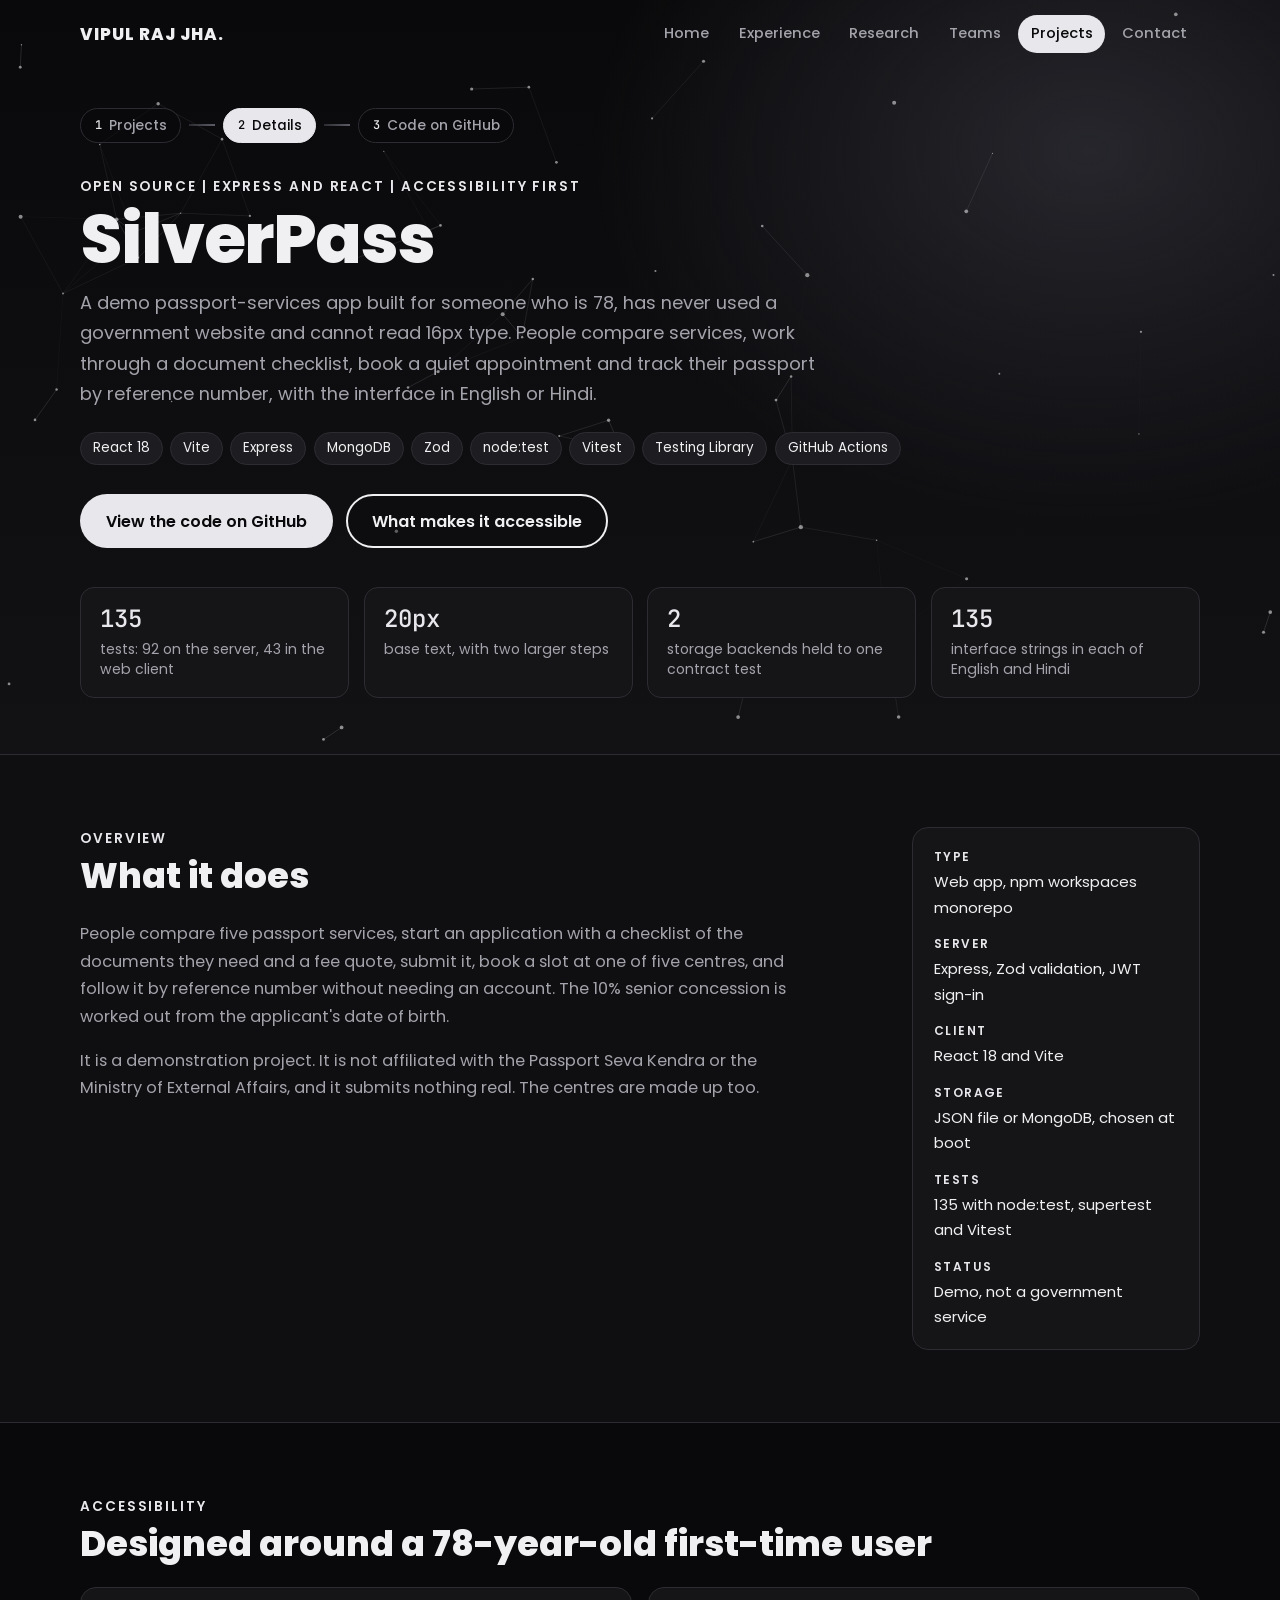
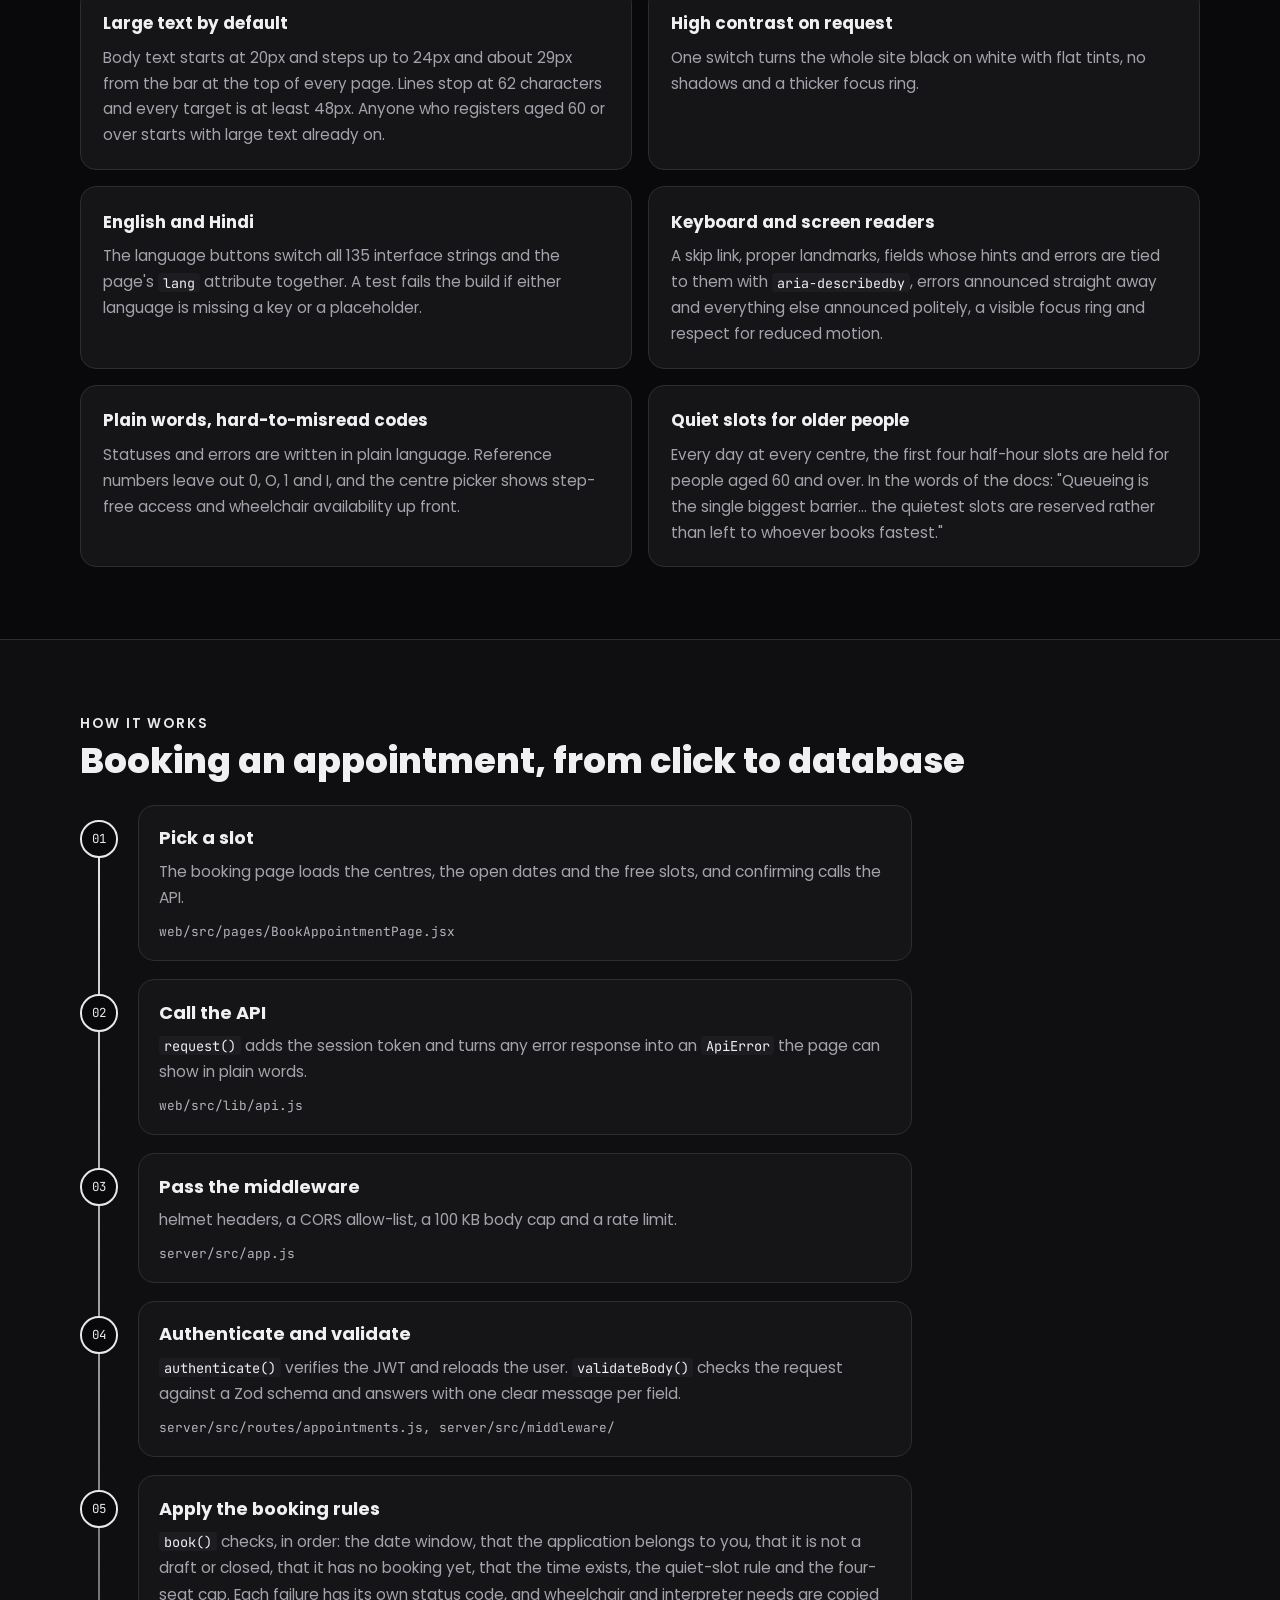
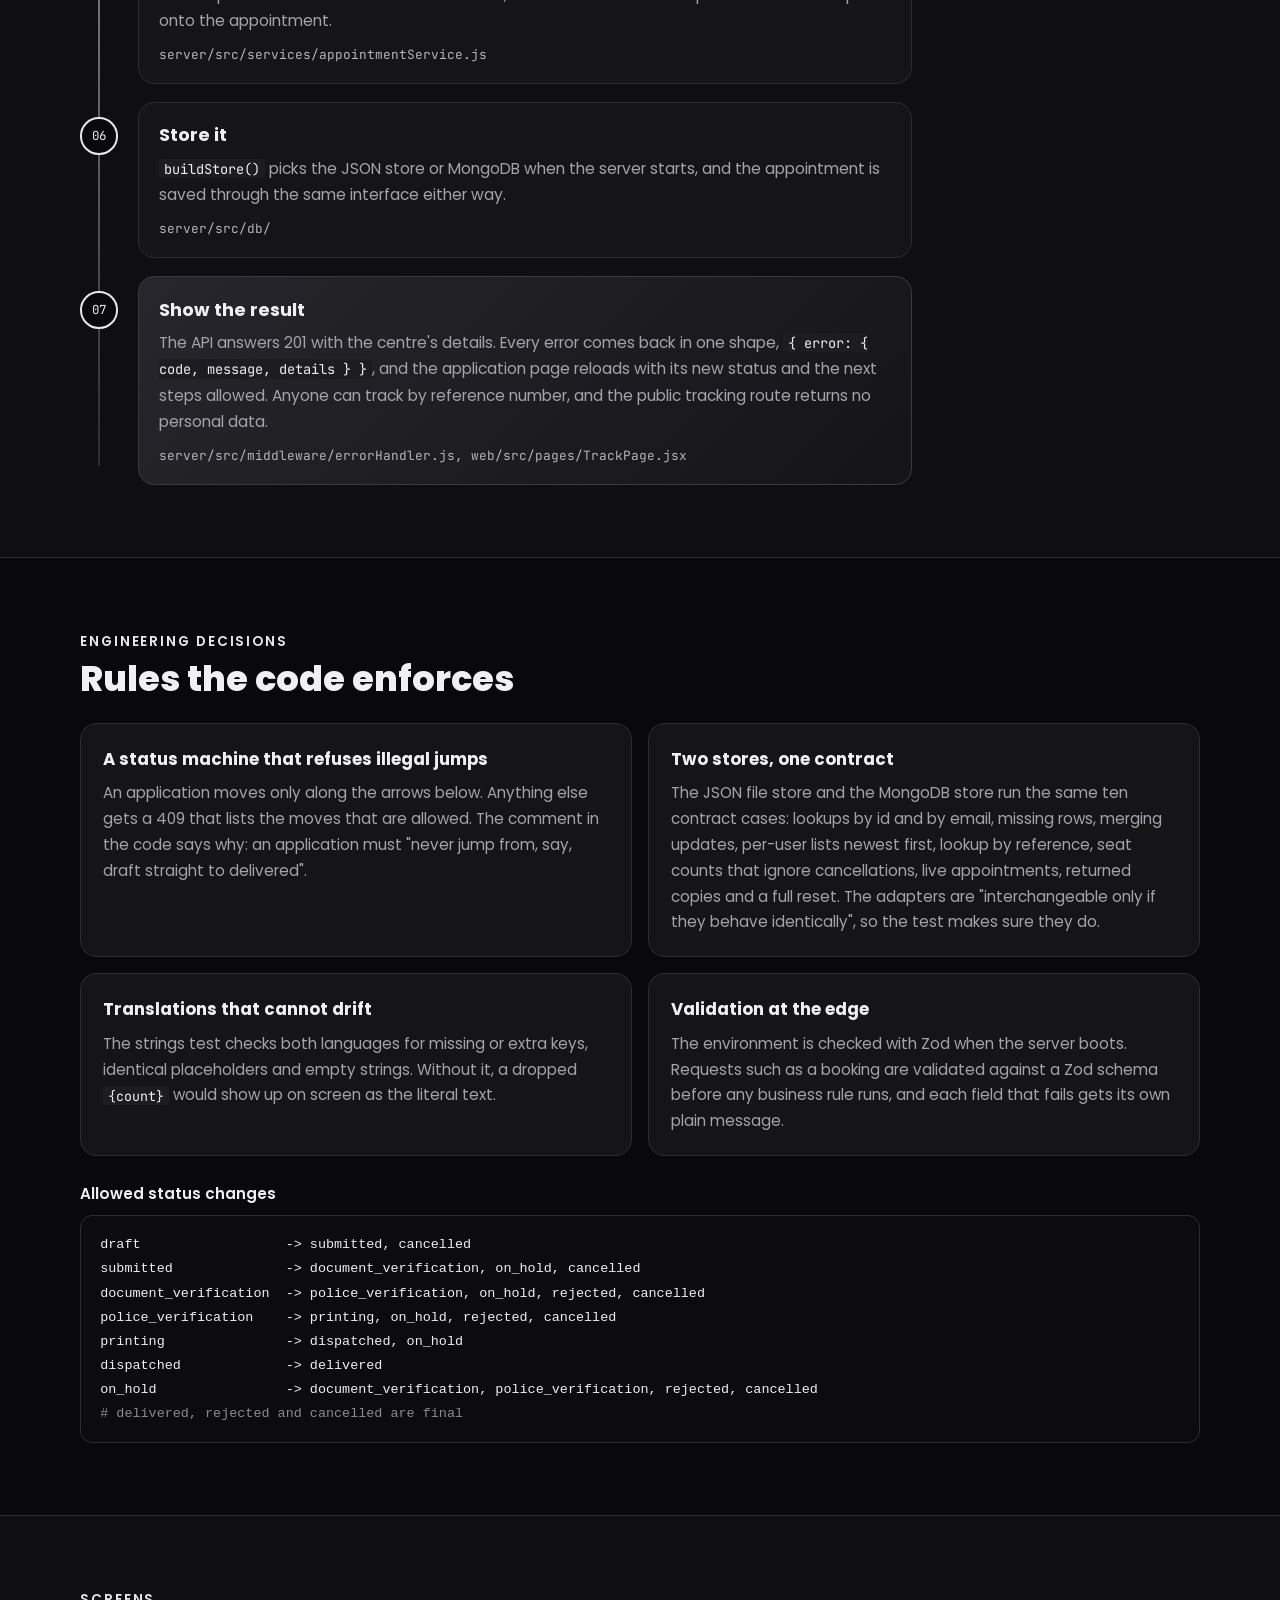
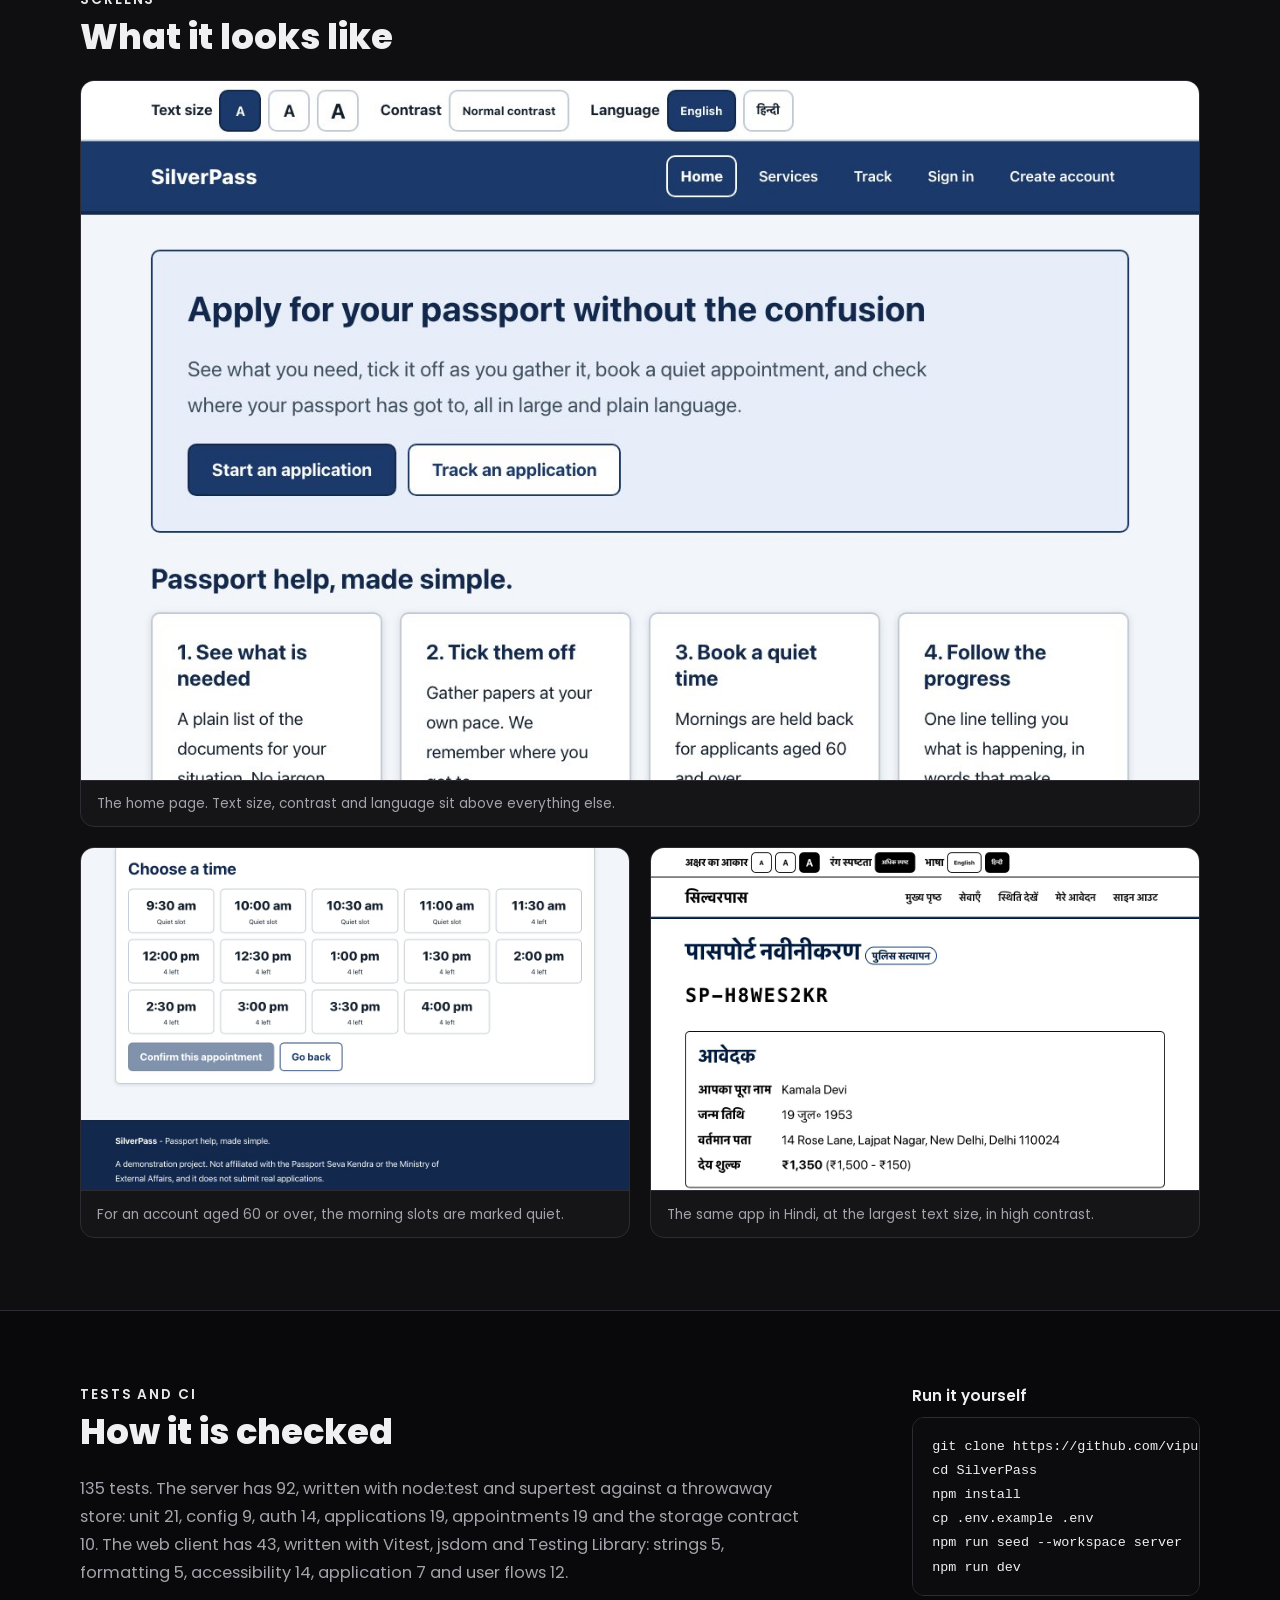
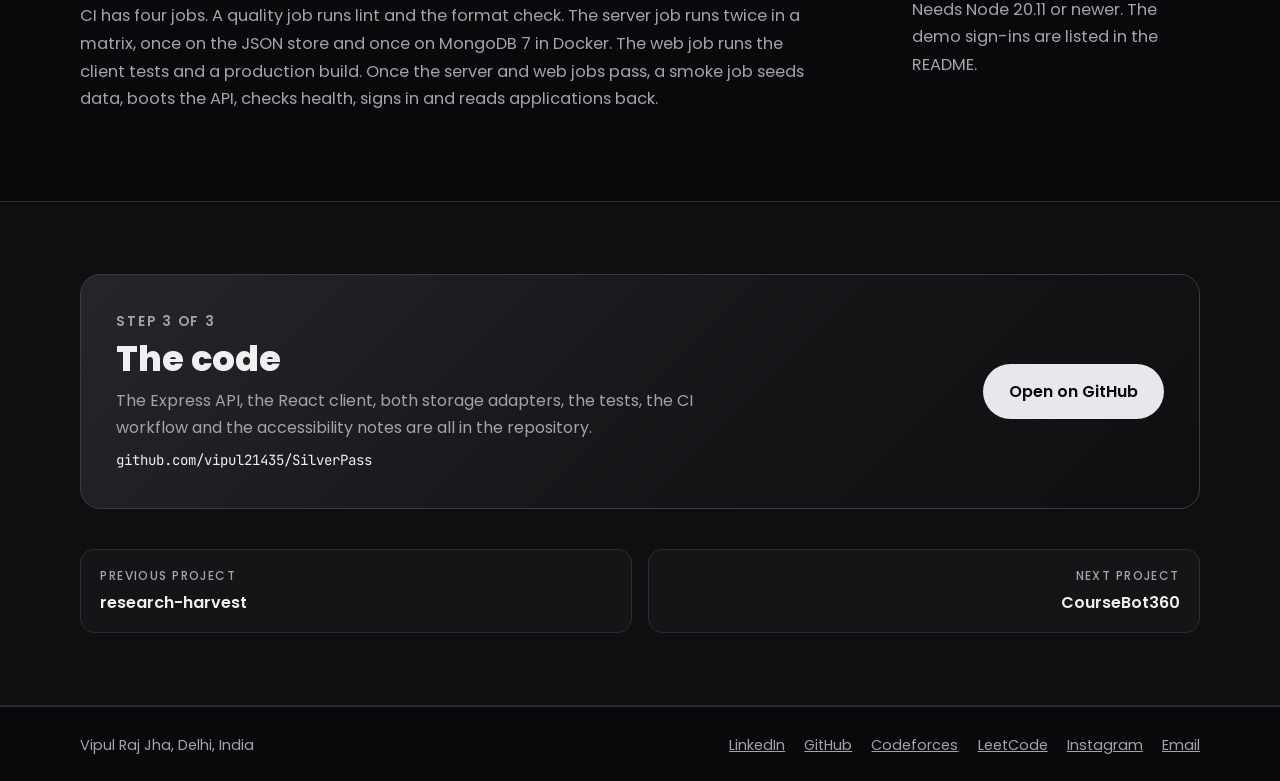
<file: projects/silverpass.html>
<!doctype html>
<html lang="en">
<head>
<meta charset="utf-8">
<meta name="viewport" content="width=device-width, initial-scale=1, viewport-fit=cover">
<title>SilverPass | Vipul Raj Jha</title>
<meta name="description" content="SilverPass is an accessible passport services app for older applicants: large text, high contrast, English and Hindi, Express and React.">
<meta name="theme-color" content="#09090b">
<meta property="og:title" content="SilverPass | Vipul Raj Jha">
<meta property="og:description" content="SilverPass is an accessible passport services app for older applicants: large text, high contrast, English and Hindi, Express and React.">
<meta property="og:image" content="https://vipul21435.github.io/profile.jpg">
<meta property="og:url" content="https://vipul21435.github.io/projects/silverpass.html">
<link rel="preconnect" href="https://fonts.googleapis.com">
<link rel="preconnect" href="https://fonts.gstatic.com" crossorigin>
<link rel="stylesheet" href="https://fonts.googleapis.com/css2?family=JetBrains+Mono:wght@400;500&amp;family=Poppins:wght@400;500;600;700;800&amp;display=swap">
<link rel="stylesheet" href="../assets/style.css">
</head>
<body>
<a class="skip" href="#main">Skip to content</a>

<header class="bar" id="bar">
  <div class="wrap">
    <a class="logo" href="../index.html">VIPUL RAJ JHA<span>.</span></a>
    <button class="menu-btn" id="menuBtn" type="button" aria-expanded="false" aria-controls="nav">Menu</button>
    <nav aria-label="Site">
      <ul class="nav" id="nav">
        <li><a href="../index.html">Home</a></li>
        <li><a href="../index.html#experience">Experience</a></li>
        <li><a href="../index.html#research">Research</a></li>
        <li><a href="../index.html#teams">Teams</a></li>
        <li><a href="../index.html#projects" aria-current="true">Projects</a></li>
        <li><a href="../index.html#contact">Contact</a></li>
      </ul>
    </nav>
  </div>
</header>

<main id="main">

  <section class="d-hero" aria-labelledby="title">
    <canvas data-particles="60" aria-hidden="true"></canvas>
    <div class="wrap">
      <ol class="flow" aria-label="Where you are">
        <li><a href="../index.html#projects"><span class="num">1</span> Projects</a></li>
        <li><span class="step" aria-current="step"><span class="num">2</span> Details</span></li>
        <li><a href="https://github.com/vipul21435/SilverPass"><span class="num">3</span> Code on GitHub</a></li>
      </ol>
      <p class="eyebrow">Open source | Express and React | Accessibility first</p>
      <h1 id="title">SilverPass</h1>
      <p class="lede">A demo passport-services app built for someone who is 78, has never used a government website and cannot read 16px type. People compare services, work through a document checklist, book a quiet appointment and track their passport by reference number, with the interface in English or Hindi.</p>
      <ul class="chips"><li>React 18</li><li>Vite</li><li>Express</li><li>MongoDB</li><li>Zod</li><li>node:test</li><li>Vitest</li><li>Testing Library</li><li>GitHub Actions</li></ul>
      <div class="cta">
        <a class="btn btn-gold" href="https://github.com/vipul21435/SilverPass">View the code on GitHub</a>
        <a class="btn btn-ghost" href="#access">What makes it accessible</a>
      </div>
      <dl class="d-figs">
        <div class="tile"><dt>135</dt><dd>tests: 92 on the server, 43 in the web client</dd></div>
        <div class="tile"><dt>20px</dt><dd>base text, with two larger steps</dd></div>
        <div class="tile"><dt>2</dt><dd>storage backends held to one contract test</dd></div>
        <div class="tile"><dt>135</dt><dd>interface strings in each of English and Hindi</dd></div>
      </dl>
    </div>
  </section>

  <section class="d-sec" id="overview" aria-labelledby="overview-h">
    <div class="wrap d-cols">
      <div>
        <p class="eyebrow">Overview</p>
        <h2 id="overview-h">What it does</h2>
        <div class="prose">
          <p>People compare five passport services, start an application with a checklist of the documents they need and a fee quote, submit it, book a slot at one of five centres, and follow it by reference number without needing an account. The 10% senior concession is worked out from the applicant's date of birth.</p>
          <p>It is a demonstration project. It is not affiliated with the Passport Seva Kendra or the Ministry of External Affairs, and it submits nothing real. The centres are made up too.</p>
        </div>
      </div>
      <dl class="facts">
        <div><dt>Type</dt><dd>Web app, npm workspaces monorepo</dd></div>
        <div><dt>Server</dt><dd>Express, Zod validation, JWT sign-in</dd></div>
        <div><dt>Client</dt><dd>React 18 and Vite</dd></div>
        <div><dt>Storage</dt><dd>JSON file or MongoDB, chosen at boot</dd></div>
        <div><dt>Tests</dt><dd>135 with node:test, supertest and Vitest</dd></div>
        <div><dt>Status</dt><dd>Demo, not a government service</dd></div>
      </dl>
    </div>
  </section>

  <section class="d-sec" id="access" aria-labelledby="access-h">
    <div class="wrap">
      <p class="eyebrow">Accessibility</p>
      <h2 id="access-h">Designed around a 78-year-old first-time user</h2>
      <div class="decisions">
        <div class="decision"><h3>Large text by default</h3><p>Body text starts at 20px and steps up to 24px and about 29px from the bar at the top of every page. Lines stop at 62 characters and every target is at least 48px. Anyone who registers aged 60 or over starts with large text already on.</p></div>
        <div class="decision"><h3>High contrast on request</h3><p>One switch turns the whole site black on white with flat tints, no shadows and a thicker focus ring.</p></div>
        <div class="decision"><h3>English and Hindi</h3><p>The language buttons switch all 135 interface strings and the page's <code>lang</code> attribute together. A test fails the build if either language is missing a key or a placeholder.</p></div>
        <div class="decision"><h3>Keyboard and screen readers</h3><p>A skip link, proper landmarks, fields whose hints and errors are tied to them with <code>aria-describedby</code>, errors announced straight away and everything else announced politely, a visible focus ring and respect for reduced motion.</p></div>
        <div class="decision"><h3>Plain words, hard-to-misread codes</h3><p>Statuses and errors are written in plain language. Reference numbers leave out 0, O, 1 and I, and the centre picker shows step-free access and wheelchair availability up front.</p></div>
        <div class="decision"><h3>Quiet slots for older people</h3><p>Every day at every centre, the first four half-hour slots are held for people aged 60 and over. In the words of the docs: "Queueing is the single biggest barrier... the quietest slots are reserved rather than left to whoever books fastest."</p></div>
      </div>
    </div>
  </section>

  <section class="d-sec" id="flow" aria-labelledby="flow-h">
    <div class="wrap">
      <p class="eyebrow">How it works</p>
      <h2 id="flow-h">Booking an appointment, from click to database</h2>
      <ol class="stages">
        <li class="stage"><div class="stage-card"><h3>Pick a slot</h3><p>The booking page loads the centres, the open dates and the free slots, and confirming calls the API.</p><p class="where">web/src/pages/BookAppointmentPage.jsx</p></div></li>
        <li class="stage"><div class="stage-card"><h3>Call the API</h3><p><code>request()</code> adds the session token and turns any error response into an <code>ApiError</code> the page can show in plain words.</p><p class="where">web/src/lib/api.js</p></div></li>
        <li class="stage"><div class="stage-card"><h3>Pass the middleware</h3><p>helmet headers, a CORS allow-list, a 100 KB body cap and a rate limit.</p><p class="where">server/src/app.js</p></div></li>
        <li class="stage"><div class="stage-card"><h3>Authenticate and validate</h3><p><code>authenticate()</code> verifies the JWT and reloads the user. <code>validateBody()</code> checks the request against a Zod schema and answers with one clear message per field.</p><p class="where">server/src/routes/appointments.js, server/src/middleware/</p></div></li>
        <li class="stage"><div class="stage-card"><h3>Apply the booking rules</h3><p><code>book()</code> checks, in order: the date window, that the application belongs to you, that it is not a draft or closed, that it has no booking yet, that the time exists, the quiet-slot rule and the four-seat cap. Each failure has its own status code, and wheelchair and interpreter needs are copied onto the appointment.</p><p class="where">server/src/services/appointmentService.js</p></div></li>
        <li class="stage"><div class="stage-card"><h3>Store it</h3><p><code>buildStore()</code> picks the JSON store or MongoDB when the server starts, and the appointment is saved through the same interface either way.</p><p class="where">server/src/db/</p></div></li>
        <li class="stage final"><div class="stage-card"><h3>Show the result</h3><p>The API answers 201 with the centre's details. Every error comes back in one shape, <code>{ error: { code, message, details } }</code>, and the application page reloads with its new status and the next steps allowed. Anyone can track by reference number, and the public tracking route returns no personal data.</p><p class="where">server/src/middleware/errorHandler.js, web/src/pages/TrackPage.jsx</p></div></li>
      </ol>
    </div>
  </section>

  <section class="d-sec" id="decisions" aria-labelledby="decisions-h">
    <div class="wrap">
      <p class="eyebrow">Engineering decisions</p>
      <h2 id="decisions-h">Rules the code enforces</h2>
      <div class="decisions">
        <div class="decision"><h3>A status machine that refuses illegal jumps</h3><p>An application moves only along the arrows below. Anything else gets a 409 that lists the moves that are allowed. The comment in the code says why: an application must "never jump from, say, draft straight to delivered".</p></div>
        <div class="decision"><h3>Two stores, one contract</h3><p>The JSON file store and the MongoDB store run the same ten contract cases: lookups by id and by email, missing rows, merging updates, per-user lists newest first, lookup by reference, seat counts that ignore cancellations, live appointments, returned copies and a full reset. The adapters are "interchangeable only if they behave identically", so the test makes sure they do.</p></div>
        <div class="decision"><h3>Translations that cannot drift</h3><p>The strings test checks both languages for missing or extra keys, identical placeholders and empty strings. Without it, a dropped <code>{count}</code> would show up on screen as the literal text.</p></div>
        <div class="decision"><h3>Validation at the edge</h3><p>The environment is checked with Zod when the server boots. Requests such as a booking are validated against a Zod schema before any business rule runs, and each field that fails gets its own plain message.</p></div>
      </div>
      <p class="code-label">Allowed status changes</p>
      <pre class="code" tabindex="0"><code>draft                  -&gt; submitted, cancelled
submitted              -&gt; document_verification, on_hold, cancelled
document_verification  -&gt; police_verification, on_hold, rejected, cancelled
police_verification    -&gt; printing, on_hold, rejected, cancelled
printing               -&gt; dispatched, on_hold
dispatched             -&gt; delivered
on_hold                -&gt; document_verification, police_verification, rejected, cancelled
<span class="c"># delivered, rejected and cancelled are final</span></code></pre>
    </div>
  </section>

  <section class="d-sec" id="screens" aria-labelledby="screens-h">
    <div class="wrap">
      <p class="eyebrow">Screens</p>
      <h2 id="screens-h">What it looks like</h2>
      <div class="shots">
        <figure class="shot wide"><img src="img/silverpass-home.jpg" alt="SilverPass home page in English with the text size, contrast and language controls across the top, a navy header and a large Start an application button." width="1280" height="800" loading="lazy"><figcaption>The home page. Text size, contrast and language sit above everything else.</figcaption></figure>
        <figure class="shot"><img src="img/silverpass-quiet-slots.jpg" alt="Appointment time picker where the four slots from 9:30 to 11:00 am are marked Quiet slot and the later slots show 4 seats left." width="1280" height="800" loading="lazy"><figcaption>For an account aged 60 or over, the morning slots are marked quiet.</figcaption></figure>
        <figure class="shot"><img src="img/silverpass-hindi-contrast.jpg" alt="A passport renewal application shown in Hindi with the largest text size and high contrast, including a status pill, the applicant details and the fee after the senior concession." width="1280" height="800" loading="lazy"><figcaption>The same app in Hindi, at the largest text size, in high contrast.</figcaption></figure>
      </div>
    </div>
  </section>

  <section class="d-sec" id="tests" aria-labelledby="tests-h">
    <div class="wrap d-cols">
      <div>
        <p class="eyebrow">Tests and CI</p>
        <h2 id="tests-h">How it is checked</h2>
        <div class="prose">
          <p>135 tests. The server has 92, written with node:test and supertest against a throwaway store: unit 21, config 9, auth 14, applications 19, appointments 19 and the storage contract 10. The web client has 43, written with Vitest, jsdom and Testing Library: strings 5, formatting 5, accessibility 14, application 7 and user flows 12.</p>
          <p>CI has four jobs. A quality job runs lint and the format check. The server job runs twice in a matrix, once on the JSON store and once on MongoDB 7 in Docker. The web job runs the client tests and a production build. Once the server and web jobs pass, a smoke job seeds data, boots the API, checks health, signs in and reads applications back.</p>
        </div>
      </div>
      <div>
        <p class="code-label">Run it yourself</p>
        <pre class="code" tabindex="0"><code>git clone https://github.com/vipul21435/SilverPass.git
cd SilverPass
npm install
cp .env.example .env
npm run seed --workspace server   <span class="c"># optional demo data</span>
npm run dev                       <span class="c"># API on :4000, web on :5173</span></code></pre>
        <div class="prose"><p>Needs Node 20.11 or newer. The demo sign-ins are listed in the README.</p></div>
      </div>
    </div>
  </section>

  <section class="d-sec" id="source" aria-labelledby="source-h">
    <div class="wrap">
      <div class="repo">
        <div>
          <p class="eyebrow">Step 3 of 3</p>
          <h2 id="source-h">The code</h2>
          <p>The Express API, the React client, both storage adapters, the tests, the CI workflow and the accessibility notes are all in the repository.</p>
          <p class="path">github.com/vipul21435/SilverPass</p>
        </div>
        <div class="cta">
          <a class="btn btn-gold" href="https://github.com/vipul21435/SilverPass">Open on GitHub</a>
        </div>
      </div>
      <nav class="pager" aria-label="More projects">
        <a href="research-harvest.html"><span class="dir">Previous project</span>research-harvest</a>
        <a class="next" href="coursebot360.html"><span class="dir">Next project</span>CourseBot360</a>
      </nav>
    </div>
  </section>

</main>

<footer>
  <div class="wrap">
    <span>Vipul Raj Jha, Delhi, India</span>
    <ul>
      <li><a href="https://www.linkedin.com/in/vipul-raj-jha-491b2023a/">LinkedIn</a></li>
      <li><a href="https://github.com/vipul21435">GitHub</a></li>
      <li><a href="https://codeforces.com/profile/Vipul21435">Codeforces</a></li>
      <li><a href="https://leetcode.com/u/vipul_raj_jha/">LeetCode</a></li>
      <li><a href="https://www.instagram.com/vxpuljha/">Instagram</a></li>
      <li><a href="mailto:vipul21435@iiitd.ac.in">Email</a></li>
    </ul>
  </div>
</footer>

<a class="to-top" id="toTop" href="#main" aria-label="Back to top" hidden>Top</a>

<script src="../assets/site.js"></script>
</body>
</html>
</file>
<file: assets/style.css>
/* Shared styles for the home page and the project detail pages. */

:root {
  color-scheme: dark;
  --bg: #09090b;
  --bg-2: #0f0f12;
  --card: #151518;
  --card-2: #1d1d21;
  --line: #2c2c32;
  --ink: #f0f0f2;
  --muted: #a3a3ab;
  --violet: #5c5c66;
  --violet-2: #b4b4bc;
  --gold: #e8e8ec;
  --pink: #8a8a94;
  --was: #f0a3a3;
  --now: #9fd8b4;

  --f-sans: "Poppins", "Segoe UI", "Helvetica Neue", Arial, sans-serif;
  --f-mono: "JetBrains Mono", ui-monospace, "SF Mono", Menlo, Consolas, monospace;
  --bar-h: 4.25rem;
}

*, *::before, *::after { box-sizing: border-box; }
html { scroll-padding-top: calc(var(--bar-h) + 0.75rem); }
body {
  margin: 0;
  background: var(--bg);
  color: var(--ink);
  font-family: var(--f-sans);
  font-size: 1rem;
  line-height: 1.7;
  -webkit-text-size-adjust: 100%;
}
img, svg, canvas { max-width: 100%; }
[hidden] { display: none !important; }
a { color: var(--violet-2); }
a:hover { color: var(--gold); }
:focus-visible { outline: 3px solid var(--gold); outline-offset: 3px; border-radius: 4px; }
.sr-only { position: absolute; width: 1px; height: 1px; overflow: hidden; clip: rect(0 0 0 0); white-space: nowrap; }
.skip {
  position: absolute; left: 1rem; top: -5rem; z-index: 50;
  background: var(--gold); color: var(--bg); font-weight: 700;
  padding: 0.6rem 1rem; border-radius: 6px; text-decoration: none;
}
.skip:focus { top: 1rem; }

.wrap { max-width: 72rem; margin: 0 auto; padding-inline: max(1rem, env(safe-area-inset-left, 0px)); }

/* Top bar */
.bar {
  position: fixed; inset: 0 0 auto 0; z-index: 40;
  padding-top: env(safe-area-inset-top, 0px);
  transition: background-color 0.3s ease, box-shadow 0.3s ease;
}
.bar.scrolled { background: rgba(9, 9, 11, 0.92); box-shadow: 0 1px 0 var(--line); backdrop-filter: blur(8px); }
.bar .wrap { height: var(--bar-h); display: flex; align-items: center; justify-content: space-between; gap: 1rem; }
.logo { color: var(--ink); text-decoration: none; font-weight: 800; letter-spacing: 0.06em; font-size: 1.05rem; }
.logo span { color: var(--gold); }
.menu-btn {
  display: none; background: none; color: var(--ink); font: 600 0.9rem var(--f-sans);
  border: 1px solid var(--line); border-radius: 999px; padding: 0.4rem 1rem; cursor: pointer;
}
.nav { list-style: none; margin: 0; padding: 0; display: flex; gap: 0.25rem; }
.nav a {
  display: block; color: var(--muted); text-decoration: none; font-weight: 500; font-size: 0.92rem;
  padding: 0.4rem 0.8rem; border-radius: 999px; transition: color 0.2s, background-color 0.2s;
}
.nav a:hover { color: var(--ink); background: var(--card); }
.nav a[aria-current="true"], .nav a[aria-current="page"] { color: var(--bg); background: var(--gold); }

/* Buttons */
.cta { display: flex; flex-wrap: wrap; gap: 0.8rem; }
.btn {
  display: inline-flex; align-items: center; gap: 0.5rem;
  font: 600 1rem var(--f-sans); text-decoration: none; cursor: pointer;
  padding: 0.8rem 1.5rem; border-radius: 999px; border: 2px solid transparent;
  transition: transform 0.2s ease, background-color 0.2s, color 0.2s;
}
.btn:hover { transform: translateY(-2px); }
.btn-gold { background: var(--gold); color: var(--bg); }
.btn-gold:hover { background: #ffffff; color: var(--bg); }
.btn-ghost { border-color: var(--ink); color: var(--ink); background: rgba(9, 9, 11, 0.35); }
.btn-ghost:hover { background: var(--ink); color: var(--bg); }

/* Home hero */
.hero {
  position: relative; overflow: hidden;
  min-height: min(100svh, 54rem);
  display: grid; align-items: center;
  background: radial-gradient(ellipse 60% 60% at 75% 45%, #25252b 0%, transparent 70%), linear-gradient(180deg, #09090b 0%, #111114 60%, #19191d 100%);
  padding-block: calc(var(--bar-h) + 3rem) 9rem;
}
.hero canvas { position: absolute; inset: 0; width: 100%; height: 100%; }
.hero-inner {
  position: relative; z-index: 2; width: 100%;
  display: grid; grid-template-columns: minmax(0, 1.1fr) minmax(0, 0.9fr); gap: 2rem; align-items: center;
}
.hero-text { min-width: 0; }
.portrait { position: relative; margin: 0; width: min(28rem, 100%); aspect-ratio: 1 / 1; justify-self: end; }
.portrait canvas { position: absolute; inset: 0; width: 100%; height: 100%; }
.portrait img {
  position: absolute; top: 15%; left: 15%; width: 70%; height: 70%;
  border-radius: 22px; object-fit: cover;
  border: 1px solid #3a3a42;
  box-shadow: 0 0 0 8px rgba(9, 9, 11, 0.7), 0 30px 60px -15px #000;
  transition: transform 0.25s ease-out;
}
.hello { margin: 0; color: var(--gold); font-weight: 600; letter-spacing: 0.12em; text-transform: uppercase; font-size: 0.9rem; }
.hero h1 {
  margin: 0.4rem 0 0.2rem; font-weight: 800; line-height: 1.05; letter-spacing: -0.02em;
  font-size: clamp(2.75rem, 8.5vw, 5.5rem);
}
.typed-line { margin: 0; font-size: clamp(1.25rem, 3.4vw, 2rem); font-weight: 600; min-height: 1.6em; }
.typed {
  background: linear-gradient(90deg, #ffffff, #8a8a94);
  -webkit-background-clip: text; background-clip: text; color: transparent;
}
.caret { display: inline-block; width: 0.08em; height: 1em; margin-left: 0.1em; background: var(--gold); vertical-align: -0.12em; animation: blink 1s steps(1) infinite; }
@keyframes blink { 50% { opacity: 0; } }
.hero .intro { max-width: 36rem; color: var(--muted); font-size: 1.08rem; margin: 1rem 0 2rem; }
.mountains { position: absolute; left: 0; right: 0; bottom: -1px; z-index: 1; pointer-events: none; }
.mountains svg { display: block; width: 100%; height: clamp(7rem, 18vw, 14rem); }
.m1 { fill: #1e1e23; }
.m2 { fill: #131316; }
.m3 { fill: #09090b; }

/* Sections */
.sec { padding-block: 5.5rem; }
.sec-alt { background: var(--bg-2); }
.head { text-align: center; margin: 0 auto 3rem; max-width: 42rem; }
.head.left { text-align: left; margin-inline: 0; }
.eyebrow { margin: 0; color: var(--gold); font-weight: 600; font-size: 0.85rem; letter-spacing: 0.14em; text-transform: uppercase; }
.head h2 {
  margin: 0.3rem 0 0; font-size: clamp(2rem, 5vw, 2.9rem); font-weight: 800; line-height: 1.15;
  background: linear-gradient(90deg, #ffffff 25%, #8a8a94); -webkit-background-clip: text; background-clip: text; color: transparent;
  text-wrap: balance;
}
.head p.sub { color: var(--muted); margin: 0.8rem 0 0; }

/* About */
.about { display: grid; grid-template-columns: minmax(0, 1.2fr) minmax(0, 1fr); gap: 3rem; align-items: start; }
.about p { margin: 0 0 1rem; color: var(--muted); font-size: 1.05rem; }
.about p strong { color: var(--ink); font-weight: 600; }
.tiles { display: grid; grid-template-columns: repeat(2, minmax(0, 1fr)); gap: 0.9rem; margin: 0; }
.tile { background: var(--card); border: 1px solid var(--line); border-radius: 14px; padding: 1.1rem 1.2rem; }
.tile dt { font-family: var(--f-mono); font-weight: 500; font-size: 1.75rem; line-height: 1.2; color: var(--gold); font-variant-numeric: tabular-nums; overflow-wrap: anywhere; }
.tile dd { margin: 0.3rem 0 0; color: var(--muted); font-size: 0.88rem; line-height: 1.45; }

/* Skills */
.skills { display: grid; gap: 1.2rem; max-width: 56rem; margin: 0 auto; }
.skill { background: var(--card); border: 1px solid var(--line); border-radius: 16px; padding: 1.3rem 1.5rem; display: grid; gap: 0.8rem; }
.skill .say { margin: 0; font-size: clamp(1.1rem, 2.6vw, 1.4rem); font-weight: 600; }
.skill .rot { color: var(--gold); display: inline-block; min-width: 8ch; }
.chips { list-style: none; margin: 0; padding: 0; display: flex; flex-wrap: wrap; gap: 0.45rem; }
.chips li { font-size: 0.84rem; padding: 0.25rem 0.75rem; border-radius: 999px; background: var(--card-2); border: 1px solid var(--line); color: var(--ink); }
.chips li.on { background: var(--violet); border-color: var(--violet); }

/* Experience */
.timeline { list-style: none; margin: 0 auto; padding: 0; max-width: 56rem; position: relative; display: grid; gap: 1.6rem; }
.timeline::before { content: ""; position: absolute; left: 0.55rem; top: 0.5rem; bottom: 0.5rem; width: 2px; background: linear-gradient(var(--gold), var(--violet), transparent); }
.job { position: relative; padding-left: 2.6rem; }
.job::before { content: ""; position: absolute; left: 0.15rem; top: 1.6rem; width: 0.9rem; height: 0.9rem; border-radius: 50%; background: var(--bg); border: 3px solid var(--gold); }
.job-card { background: var(--card); border: 1px solid var(--line); border-radius: 16px; padding: 1.4rem 1.5rem; }
.job-top { display: flex; flex-wrap: wrap; justify-content: space-between; align-items: baseline; gap: 0.2rem 1rem; }
.job h3 { margin: 0; font-size: 1.3rem; font-weight: 700; }
.when { font-family: var(--f-mono); font-size: 0.82rem; color: var(--muted); }
.role { margin: 0.1rem 0 0.8rem; color: var(--gold); font-weight: 600; font-size: 0.98rem; }
.job ul { margin: 0; padding-left: 1.1rem; display: grid; gap: 0.45rem; color: var(--muted); }
.job li::marker { color: var(--violet-2); }
.job li strong { color: var(--ink); font-weight: 600; }
.job-link { margin: 0.9rem 0 0; display: flex; flex-wrap: wrap; gap: 0.4rem 1.4rem; }
.job-link a, .win a { color: var(--gold); font-weight: 600; font-size: 0.92rem; text-decoration: none; }
.job-link a:hover, .win a:hover { text-decoration: underline; }

/* Squad lead */
.squad {
  background: linear-gradient(135deg, #202025 0%, #141417 55%, #09090b 100%);
  border: 1px solid var(--line); border-radius: 22px; padding: clamp(1.5rem, 4vw, 3rem);
  display: grid; gap: 2rem;
}
.squad-top { display: grid; grid-template-columns: minmax(0, 1fr) auto; gap: 2rem; align-items: center; }
.squad-top p { margin: 0; color: var(--muted); font-size: 1.08rem; max-width: 38rem; }
.squad-top p strong { color: var(--ink); }
.big35 { text-align: center; }
.big35 b { display: block; font-size: clamp(4.5rem, 12vw, 7rem); line-height: 1; font-weight: 800; background: linear-gradient(180deg, var(--gold), var(--pink)); -webkit-background-clip: text; background-clip: text; color: transparent; }
.big35 span { color: var(--muted); font-size: 0.9rem; }
.steps { list-style: none; margin: 0; padding: 0; display: grid; grid-template-columns: repeat(4, minmax(0, 1fr)); gap: 1rem; counter-reset: step; }
.steps li { counter-increment: step; background: rgba(9, 9, 11, 0.55); border: 1px solid var(--line); border-radius: 14px; padding: 1.1rem; }
.steps li::before { content: "0" counter(step); content: "0" counter(step) / ""; display: block; font-family: var(--f-mono); color: var(--gold); font-size: 0.85rem; margin-bottom: 0.3rem; }
.steps h3 { margin: 0 0 0.3rem; font-size: 1.05rem; }
.steps p { margin: 0; color: var(--muted); font-size: 0.92rem; line-height: 1.55; }
.squad-figs { display: grid; grid-template-columns: repeat(3, minmax(0, 1fr)); gap: 1rem; margin: 0; padding-top: 1.5rem; border-top: 1px solid var(--line); }
.squad-figs dt { font-family: var(--f-mono); font-size: 1.6rem; font-weight: 500; color: var(--ink); font-variant-numeric: tabular-nums; }
.squad-figs dd { margin: 0; color: var(--muted); font-size: 0.88rem; }
.squad-more { margin: 0; }
.squad + .squad { margin-top: 1.5rem; }
.fleet .squad-top { grid-template-columns: minmax(0, 1fr); }
.fleet .squad-top p { max-width: 46rem; }

/* The three-step path from a project card to its code */
.flow { list-style: none; margin: 0; padding: 0; display: flex; flex-wrap: wrap; align-items: center; gap: 0.5rem; font-size: 0.86rem; }
.flow li { display: flex; align-items: center; gap: 0.5rem; color: var(--muted); }
.flow li + li::before { content: ""; width: 1.6rem; height: 2px; background: linear-gradient(90deg, var(--line), var(--violet)); }
.flow a, .flow .step {
  display: inline-flex; align-items: center; gap: 0.45rem; padding: 0.3rem 0.85rem;
  border: 1px solid var(--line); border-radius: 999px; background: rgba(9, 9, 11, 0.5);
  color: var(--muted); text-decoration: none; font-weight: 500;
}
.flow a:hover { color: var(--ink); border-color: var(--gold); }
.flow .num { font-family: var(--f-mono); font-size: 0.75rem; color: var(--gold); }
.flow [aria-current="step"] { background: var(--gold); border-color: var(--gold); color: var(--bg); }
.flow [aria-current="step"] .num { color: var(--bg); }
.flow .off { opacity: 0.7; border-style: dashed; }
.flow-center { justify-content: center; margin: 1.2rem 0 0; }

/* Projects */
.filters { display: flex; flex-wrap: wrap; justify-content: center; align-items: center; gap: 0.5rem; margin: 0 0 1rem; }
.filters .lbl { color: var(--muted); font-size: 0.9rem; margin-right: 0.3rem; }
.filters button {
  font: 500 0.9rem var(--f-sans); color: var(--ink); background: var(--card); cursor: pointer;
  border: 1px solid var(--line); border-radius: 999px; padding: 0.45rem 1.1rem;
  transition: background-color 0.2s, color 0.2s, border-color 0.2s;
}
.filters button:hover { border-color: var(--gold); }
.filters button[aria-pressed="true"] { background: var(--gold); color: var(--bg); border-color: var(--gold); }
.filter-status { text-align: center; color: var(--muted); font-size: 0.88rem; margin: 0 0 2rem; }
.grid { display: grid; grid-template-columns: repeat(2, minmax(0, 1fr)); gap: 1.4rem; }
.card {
  position: relative;
  background: var(--card); border: 1px solid var(--line); border-radius: 18px; overflow: hidden;
  display: flex; flex-direction: column; min-width: 0;
  transform-style: preserve-3d; will-change: transform;
  transition: transform 0.25s ease, border-color 0.25s ease, box-shadow 0.25s ease;
}
.card:hover { transform: translateY(-4px); border-color: var(--violet); box-shadow: 0 24px 50px -24px rgba(0, 0, 0, 0.9); }
.card:focus-within { outline: 3px solid var(--gold); outline-offset: 3px; }
.cover {
  position: relative; height: 7.5rem; padding: 1rem 1.2rem; display: flex; flex-direction: column; justify-content: space-between;
  background: linear-gradient(135deg, var(--c1, #3b3b43), var(--c2, #101012));
}
.cover .kind { align-self: flex-start; font-size: 0.75rem; font-weight: 600; letter-spacing: 0.08em; text-transform: uppercase; background: rgba(9, 9, 11, 0.55); padding: 0.2rem 0.65rem; border-radius: 999px; }
.cover code { font-family: var(--f-mono); font-size: 0.85rem; color: #fff; opacity: 0.92; overflow-wrap: anywhere; }
.cover code::before { content: "$ "; content: "$ " / ""; color: var(--gold); }
.card-body { padding: 1.3rem 1.4rem 1.4rem; display: flex; flex-direction: column; gap: 0.8rem; flex: 1; }
.card h3 { margin: 0; font-size: 1.3rem; line-height: 1.25; }
.card h3 a { color: inherit; text-decoration: none; }
.card h3 a::after { content: ""; position: absolute; inset: 0; z-index: 1; }
.card h3 a:focus-visible { outline: none; }
.card .org { margin: -0.5rem 0 0; color: var(--gold); font-size: 0.88rem; font-weight: 500; }
.card p { margin: 0; color: var(--muted); font-size: 0.95rem; line-height: 1.65; }
.card code { font-family: var(--f-mono); font-size: 0.85em; }
.card .chips li { font-size: 0.78rem; padding: 0.15rem 0.6rem; }
.card .more { margin-top: auto; padding-top: 0.4rem; font-weight: 600; font-size: 0.92rem; color: var(--gold); }
.card:hover .more { text-decoration: underline; }

/* Achievements */
.wins { display: grid; grid-template-columns: repeat(4, minmax(0, 1fr)); gap: 1rem; }
.win { background: var(--card); border: 1px solid var(--line); border-radius: 16px; padding: 1.3rem; display: grid; gap: 0.4rem; align-content: start; }
.win b { font-family: var(--f-mono); font-weight: 500; font-size: 1.9rem; color: var(--gold); line-height: 1.2; }
.win h3 { margin: 0; font-size: 1.02rem; }
.win p { margin: 0; color: var(--muted); font-size: 0.9rem; line-height: 1.55; }

/* Contact */
.contact { position: relative; overflow: hidden; background: linear-gradient(0deg, #17171b 0%, #0f0f12 60%, var(--bg-2) 100%); }
.contact canvas { position: absolute; inset: 0; width: 100%; height: 100%; }
.contact .wrap { position: relative; z-index: 1; }
.connect { display: grid; grid-template-columns: minmax(0, 1fr) minmax(0, 1fr); gap: 2rem; align-items: start; }
.form { background: rgba(9, 9, 11, 0.7); border: 1px solid var(--line); border-radius: 18px; padding: 1.6rem; display: grid; gap: 1rem; }
.form label { display: grid; gap: 0.35rem; font-weight: 500; font-size: 0.92rem; }
.form input, .form textarea {
  font: 400 1rem var(--f-sans); color: var(--ink); background: var(--card); border: 1px solid var(--line);
  border-radius: 10px; padding: 0.7rem 0.9rem; width: 100%;
}
.form textarea { min-height: 8rem; resize: vertical; }
.form input:focus-visible, .form textarea:focus-visible { outline-offset: 1px; }
.form .hint { margin: 0; color: var(--muted); font-size: 0.85rem; }
.form > .btn { justify-self: start; }
.form .btn[disabled] { opacity: 0.6; cursor: wait; transform: none; }
.form-status { margin: 0; font-size: 0.92rem; min-height: 1.4em; }
.form-status.ok { color: var(--now); }
.form-status.err { color: var(--was); }
.fallback { border: 1px solid #3a3a42; background: var(--card); border-radius: 14px; padding: 1rem 1.1rem; display: grid; gap: 0.8rem; }
.fallback p { margin: 0; font-size: 0.92rem; }
.fallback-links { display: flex; flex-wrap: wrap; gap: 0.5rem; }
.fallback .btn { padding: 0.55rem 1.1rem; font-size: 0.9rem; }
.reach { list-style: none; margin: 0; padding: 0; display: grid; gap: 0.8rem; }
.reach li { background: rgba(9, 9, 11, 0.7); border: 1px solid var(--line); border-radius: 14px; padding: 0.9rem 1.1rem; display: grid; gap: 0.1rem; }
.reach .k { font-size: 0.78rem; letter-spacing: 0.12em; text-transform: uppercase; color: var(--gold); font-weight: 600; }
.reach a { color: var(--ink); font-weight: 500; overflow-wrap: anywhere; text-decoration: none; }
.reach a:hover { color: var(--gold); text-decoration: underline; }
.mailrow { display: flex; flex-wrap: wrap; align-items: center; gap: 0.5rem 1rem; }
.mail-alt { display: flex; flex-wrap: wrap; gap: 0.3rem 1rem; font-size: 0.85rem; margin-top: 0.3rem; }
.reach .mail-alt a { color: var(--muted); text-decoration: underline; }
.copy { font: 600 0.8rem var(--f-sans); background: var(--card-2); color: var(--ink); border: 1px solid var(--line); border-radius: 999px; padding: 0.25rem 0.8rem; cursor: pointer; }
.copy:hover { border-color: var(--gold); }

footer { background: var(--bg); border-top: 1px solid var(--line); padding-block: 1.6rem 2rem; color: var(--muted); font-size: 0.9rem; }
footer .wrap { display: flex; flex-wrap: wrap; justify-content: space-between; gap: 0.6rem 1.5rem; }
footer ul { list-style: none; display: flex; flex-wrap: wrap; gap: 0.4rem 1.2rem; margin: 0; padding: 0; }
footer a { color: var(--muted); }

.to-top {
  position: fixed; right: max(1rem, env(safe-area-inset-right, 0px)); bottom: calc(1rem + env(safe-area-inset-bottom, 0px)); z-index: 30;
  background: var(--gold); color: var(--bg); font: 700 0.85rem var(--f-sans); text-decoration: none;
  width: 3.2rem; height: 3.2rem; border-radius: 50%; display: grid; place-items: center;
  box-shadow: 0 8px 20px -8px rgba(0, 0, 0, 0.6);
}
.to-top:hover { color: var(--bg); transform: translateY(-2px); }

/* Project detail pages */
.d-hero {
  position: relative; overflow: hidden;
  padding-block: calc(var(--bar-h) + 2.5rem) 3.5rem;
  background: radial-gradient(ellipse 55% 70% at 85% 20%, #26262c 0%, transparent 70%), linear-gradient(180deg, #09090b 0%, #121215 100%);
  border-bottom: 1px solid var(--line);
}
.d-hero canvas { position: absolute; inset: 0; width: 100%; height: 100%; }
.d-hero .wrap { position: relative; z-index: 1; }
.d-hero .flow { margin-bottom: 2rem; }
.d-hero h1 { margin: 0.35rem 0 0.8rem; font-size: clamp(2.4rem, 7vw, 4.25rem); font-weight: 800; line-height: 1.05; letter-spacing: -0.02em; text-wrap: balance; }
.d-hero .lede { margin: 0 0 1.4rem; max-width: 46rem; color: var(--muted); font-size: 1.12rem; }
.d-hero .chips { margin-bottom: 1.8rem; }
.d-figs { display: grid; grid-template-columns: repeat(4, minmax(0, 1fr)); gap: 0.9rem; margin: 2.4rem 0 0; }
.d-figs .tile dt { font-size: 1.5rem; }
.d-sec { padding-block: 4.5rem; border-bottom: 1px solid var(--line); scroll-margin-top: var(--bar-h); }
.d-sec:nth-of-type(even) { background: var(--bg-2); }
.d-sec h2 { margin: 0.3rem 0 1.4rem; font-size: clamp(1.6rem, 4vw, 2.2rem); font-weight: 800; line-height: 1.2; text-wrap: balance; }
.d-cols { display: grid; grid-template-columns: minmax(0, 1fr) 18rem; gap: 3rem; align-items: start; }
.prose p { margin: 0 0 1rem; color: var(--muted); max-width: 46rem; font-size: 1.02rem; }
.prose p strong { color: var(--ink); font-weight: 600; }
.prose ul { margin: 0 0 1rem; padding-left: 1.2rem; color: var(--muted); display: grid; gap: 0.4rem; max-width: 46rem; }
.prose code, .stage code, .decision code { font-family: var(--f-mono); font-size: 0.88em; color: var(--ink); background: var(--card-2); padding: 0.05em 0.35em; border-radius: 4px; }
.facts { margin: 0; background: var(--card); border: 1px solid var(--line); border-radius: 16px; padding: 1.2rem 1.3rem; display: grid; gap: 0.9rem; }
.facts div { display: grid; gap: 0.1rem; }
.facts dt { font-size: 0.75rem; letter-spacing: 0.12em; text-transform: uppercase; color: var(--gold); font-weight: 600; }
.facts dd { margin: 0; font-size: 0.93rem; color: var(--ink); overflow-wrap: anywhere; }
.facts a { color: var(--ink); }

.stages { list-style: none; margin: 0; padding: 0; position: relative; display: grid; gap: 1.1rem; counter-reset: stage; max-width: 52rem; }
.stages::before { content: ""; position: absolute; left: 1.15rem; top: 1.2rem; bottom: 1.2rem; width: 2px; background: linear-gradient(var(--gold), var(--line)); }
.stage { position: relative; padding-left: 3.6rem; counter-increment: stage; }
.stage::before {
  content: counter(stage, decimal-leading-zero); content: counter(stage, decimal-leading-zero) / "";
  position: absolute; left: 0; top: 0.95rem; width: 2.35rem; height: 2.35rem; border-radius: 50%;
  display: grid; place-items: center; background: var(--bg); border: 2px solid var(--gold);
  font-family: var(--f-mono); font-size: 0.78rem; color: var(--gold);
}
.stage-card { background: var(--card); border: 1px solid var(--line); border-radius: 16px; padding: 1.1rem 1.3rem; }
.stage h3 { margin: 0 0 0.3rem; font-size: 1.12rem; }
.stage p { margin: 0; color: var(--muted); font-size: 0.97rem; }
.stage .where { margin-top: 0.6rem; font-family: var(--f-mono); font-size: 0.8rem; color: var(--violet-2); overflow-wrap: anywhere; }
.stage.final .stage-card { background: linear-gradient(135deg, #26262c, #151518); border-color: #3a3a42; }
.stage.final .btn { margin-top: 0.9rem; }

.decisions { display: grid; grid-template-columns: repeat(2, minmax(0, 1fr)); gap: 1rem; }
.decision { background: var(--card); border: 1px solid var(--line); border-radius: 16px; padding: 1.3rem 1.4rem; }
.decision h3 { margin: 0 0 0.45rem; font-size: 1.05rem; }
.decision p { margin: 0; color: var(--muted); font-size: 0.95rem; }
.decision p + p { margin-top: 0.6rem; }
.decision p a { color: var(--gold); font-weight: 600; font-size: 0.92rem; text-decoration: none; }
.decision p a:hover { text-decoration: underline; }
.decisions.three { grid-template-columns: repeat(3, minmax(0, 1fr)); }

.code {
  margin: 0; background: #0c0c0e; border: 1px solid var(--line); border-radius: 12px;
  padding: 1rem 1.2rem; overflow-x: auto; font-family: var(--f-mono); font-size: 0.84rem; line-height: 1.65; color: var(--ink);
}
.code .c { color: var(--pink); }
.code-label { margin: 1.6rem 0 0.5rem; font-weight: 600; font-size: 0.95rem; }
.code-label:first-child { margin-top: 0; }

.table-wrap { overflow-x: auto; border: 1px solid var(--line); border-radius: 12px; }
.table { width: 100%; min-width: 40rem; border-collapse: collapse; font-size: 0.9rem; }
.table th, .table td { text-align: left; vertical-align: top; padding: 0.7rem 0.95rem; border-bottom: 1px solid var(--line); }
.table th { background: var(--card); color: var(--gold); font-size: 0.74rem; font-weight: 600; letter-spacing: 0.1em; text-transform: uppercase; }
.table tr:last-child td { border-bottom: 0; }
.table .num { font-family: var(--f-mono); font-size: 0.84rem; font-variant-numeric: tabular-nums; white-space: nowrap; }
.table .none { color: var(--muted); font-style: italic; }

.shots { display: grid; grid-template-columns: repeat(2, minmax(0, 1fr)); gap: 1.2rem; }
.shots.one { grid-template-columns: minmax(0, 1fr); max-width: 56rem; }
.shots .wide { grid-column: 1 / -1; }
.shot { margin: 0; border: 1px solid var(--line); border-radius: 14px; overflow: hidden; background: var(--card); }
.shot img { display: block; width: 100%; height: auto; }
.shot figcaption { padding: 0.7rem 1rem; color: var(--muted); font-size: 0.85rem; border-top: 1px solid var(--line); }

.qa { display: grid; gap: 1rem; max-width: 52rem; }
.qa div { background: var(--card); border: 1px solid var(--line); border-radius: 14px; padding: 1rem 1.2rem; }
.qa .q { margin: 0 0 0.4rem; font-weight: 600; }
.qa .a { margin: 0; color: var(--ink); font-family: var(--f-mono); font-size: 0.84rem; line-height: 1.7; white-space: pre-line; }
.qa .note { margin: 0.4rem 0 0; color: var(--muted); font-size: 0.9rem; }

.repo {
  display: grid; grid-template-columns: minmax(0, 1fr) auto; gap: 1.5rem; align-items: center;
  background: linear-gradient(135deg, #25252b 0%, #151518 60%, #0f0f12 100%);
  border: 1px solid #3a3a42; border-radius: 20px; padding: clamp(1.4rem, 4vw, 2.2rem);
}
.repo h2 { margin: 0.3rem 0 0.4rem; }
.repo p { margin: 0; color: var(--muted); max-width: 40rem; }
.repo .path { margin-top: 0.5rem; font-family: var(--f-mono); font-size: 0.88rem; color: var(--ink); overflow-wrap: anywhere; }
.repo .cta { justify-content: flex-end; }

.pager { display: grid; grid-template-columns: repeat(2, minmax(0, 1fr)); gap: 1rem; margin-top: 2.5rem; }
.pager a { display: grid; gap: 0.15rem; background: var(--card); border: 1px solid var(--line); border-radius: 14px; padding: 1rem 1.2rem; text-decoration: none; color: var(--ink); font-weight: 600; }
.pager a:hover { border-color: var(--gold); color: var(--ink); }
.pager .dir { font-size: 0.75rem; letter-spacing: 0.12em; text-transform: uppercase; color: var(--muted); font-weight: 500; }
.pager .next { text-align: right; }

@media (max-width: 900px) {
  .about, .connect, .d-cols { grid-template-columns: minmax(0, 1fr); }
  .decisions.three { grid-template-columns: repeat(2, minmax(0, 1fr)); }
  .hero-inner { grid-template-columns: minmax(0, 1fr); gap: 0.5rem; }
  .portrait { order: -1; justify-self: start; width: min(19rem, 82%); }
  .steps { grid-template-columns: repeat(2, minmax(0, 1fr)); }
  .wins, .d-figs { grid-template-columns: repeat(2, minmax(0, 1fr)); }
  .bar .wrap { gap: 0; }
  .menu-btn { display: inline-block; margin-left: auto; }
  .nav {
    position: absolute; top: calc(var(--bar-h) + env(safe-area-inset-top, 0px)); left: 0; right: 0;
    flex-direction: column; gap: 0; padding: 0.5rem 1rem 1rem;
    background: rgba(9, 9, 11, 0.97); border-bottom: 1px solid var(--line);
  }
  .nav a { padding: 0.7rem 1rem; }
  .bar:not(.open) .nav { display: none; }
  .bar.open { background: rgba(9, 9, 11, 0.97); }
}
@media (max-width: 680px) {
  .grid, .decisions, .decisions.three, .shots { grid-template-columns: minmax(0, 1fr); }
  .squad-top, .repo { grid-template-columns: minmax(0, 1fr); }
  .repo .cta { justify-content: flex-start; }
  .big35 { text-align: left; }
  .squad-figs { grid-template-columns: minmax(0, 1fr); }
  .sec { padding-block: 4rem; }
  .d-sec { padding-block: 3.5rem; }
}
@media (max-width: 440px) {
  .steps, .wins, .tiles, .pager { grid-template-columns: minmax(0, 1fr); }
  .pager .next { text-align: left; }
}
@media (prefers-reduced-motion: reduce) {
  *, *::before, *::after { animation: none !important; transition: none !important; }
  .card:hover, .btn:hover { transform: none; }
}
@media (prefers-reduced-motion: no-preference) {
  html { scroll-behavior: smooth; }
}
</file>
